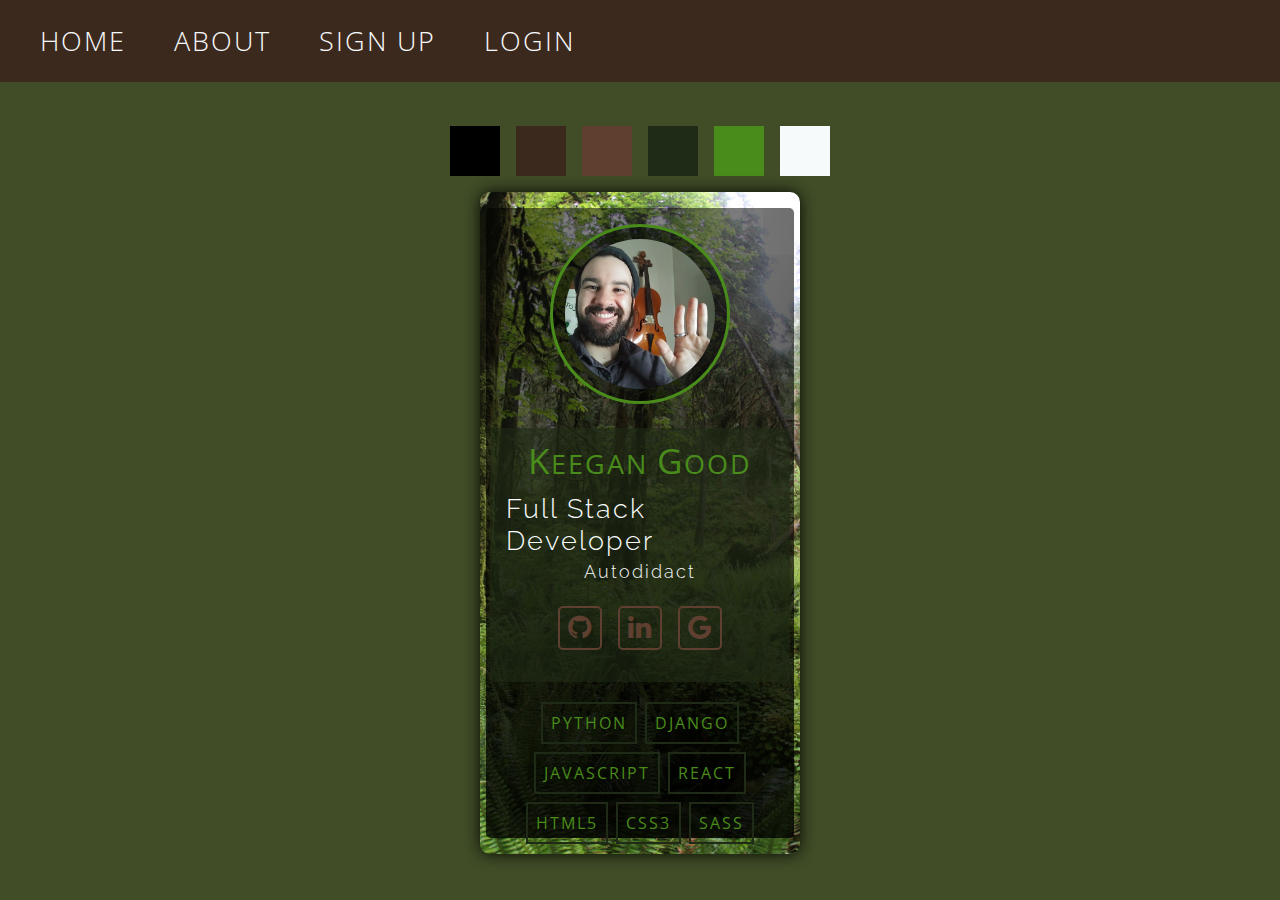
<file: example_1/index.html>
<!DOCTYPE html>
<html lang="en">
  <head>
    <meta charset="UTF-8" />
    <meta http-equiv="X-UA-Compatible" content="IE=edge" />
    <meta name="viewport" content="width=device-width, initial-scale=1.0" />
    <title>Styled with Sass</title>
    <link rel="stylesheet" href="index.css" />

    <!-- Font Awesome for Social Media Icons -->
    <link rel="stylesheet" href="https://cdnjs.cloudflare.com/ajax/libs/font-awesome/4.7.0/css/font-awesome.min.css">

  </head>
  <body>
    <nav id="navbar">
      <ul id="nav-links">
        <li class="nav-link">Home</li>
        <li class="nav-link">About</li>
        <li class="nav-link">Sign Up</li>
        <li class="nav-link">Login</li>
      </ul>
    </nav>

    <div class="container">
      <div class="swatches">
        <div class="box-1"></div>
        <div class="box-2"></div>
        <div class="box-3"></div>
        <div class="box-4"></div>
        <div class="box-5"></div>
        <div class="box-6"></div>
      </div>

      <div class="profile-card">
        <div class="panel">
          <img src="./images/headshot.jpg" alt="keegan" class="circle" />

          <div class="bio">
            <h3 class="name">
              <span class="first-letter">K</span>EEGAN
              <span class="first-letter">G</span>OOD
            </h3>
            <h4 class="main-title">Full Stack Developer</h4>
            <h6 class="sub-title">Autodidact</h6>
            <div class="social-icons">
              <div class="social-icon">
                <span class="fa fa-github"></span>
            </div>
              <div class="social-icon">
                  <span class="fa fa-linkedin"></span>
              </div>
              <div class="social-icon">
                  <span class="fa fa-google"></span>
              </div>
            </div>
          </div>

          <div class="skills">
              <div class="skill-badge">PYTHON</div>
              <div class="skill-badge">DJANGO</div>
              <div class="skill-badge">JAVASCRIPT</div>
              <div class="skill-badge">REACT</div>
              <div class="skill-badge">HTML5</div>
              <div class="skill-badge">CSS3</div>
              <div class="skill-badge">SASS</div>
          </div>
        </div>
      </div>
    </div>

    <!-- <div class="container">
      <div id="cards-display">
        <div class="card">
          <div class="card--header">Card</div>
          <div class="card--body">
            <div class="card--body-title">Lorem ipsum dolor sit amet</div>
            Lorem ipsum dolor sit amet consectetur adipisicing elit. Aperiam
            dolorem ab quidem nam inventore! Vitae dolor minus illum aperiam.
          </div>
        </div>
        <div class="card">
          <div class="card--header">Card</div>
          <div class="card--body">
            <div class="card--body-title">Lorem ipsum dolor sit amet</div>
            Lorem ipsum dolor sit amet consectetur adipisicing elit. Nihil eos
            natus incidunt dicta magnam atque beatae accusamus distinctio.
          </div>
        </div>
        <div class="card">
          <div class="card--header">Card</div>
          <div class="card--body">
            <div class="card--body-title">Lorem ipsum dolor sit amet</div>
            Lorem ipsum dolor sit amet, consectetur adipisicing elit.
            Accusantium pariatur ea aut maxime atque reiciendis fuga assumenda!
          </div>
        </div>
        <div class="card">
          <div class="card--header">Card</div>
          <div class="card--body">
            <div class="card--body-title">Lorem ipsum dolor sit amet</div>
            Lorem ipsum dolor sit amet consectetur adipisicing elit. Dolor
            molestias vitae nisi eos ab ad nemo omnis voluptates exercitationem.
          </div>
        </div>
        <div class="card">
          <div class="card--header">Card</div>
          <div class="card--body">
            <div class="card--body-title">Lorem ipsum dolor sit amet</div>
            Lorem, ipsum dolor sit amet consectetur adipisicing elit. Autem
            deserunt reprehenderit explicabo ratione distinctio.
          </div>
        </div>
        <div class="card">
          <div class="card--header">Card</div>
          <div class="card--body">
            <div class="card--body-title">Lorem ipsum dolor sit amet</div>
            Lorem ipsum, dolor sit amet consectetur adipisicing elit. Sapiente
            fugit deleniti porro fuga earum omnis, ad deserunt asperiores?
          </div>
        </div>
      </div>
    </div> -->
  </body>
</html>

<!-- (div.card>div.card--header+div.card--body{lorem20})*6 -->
</file>
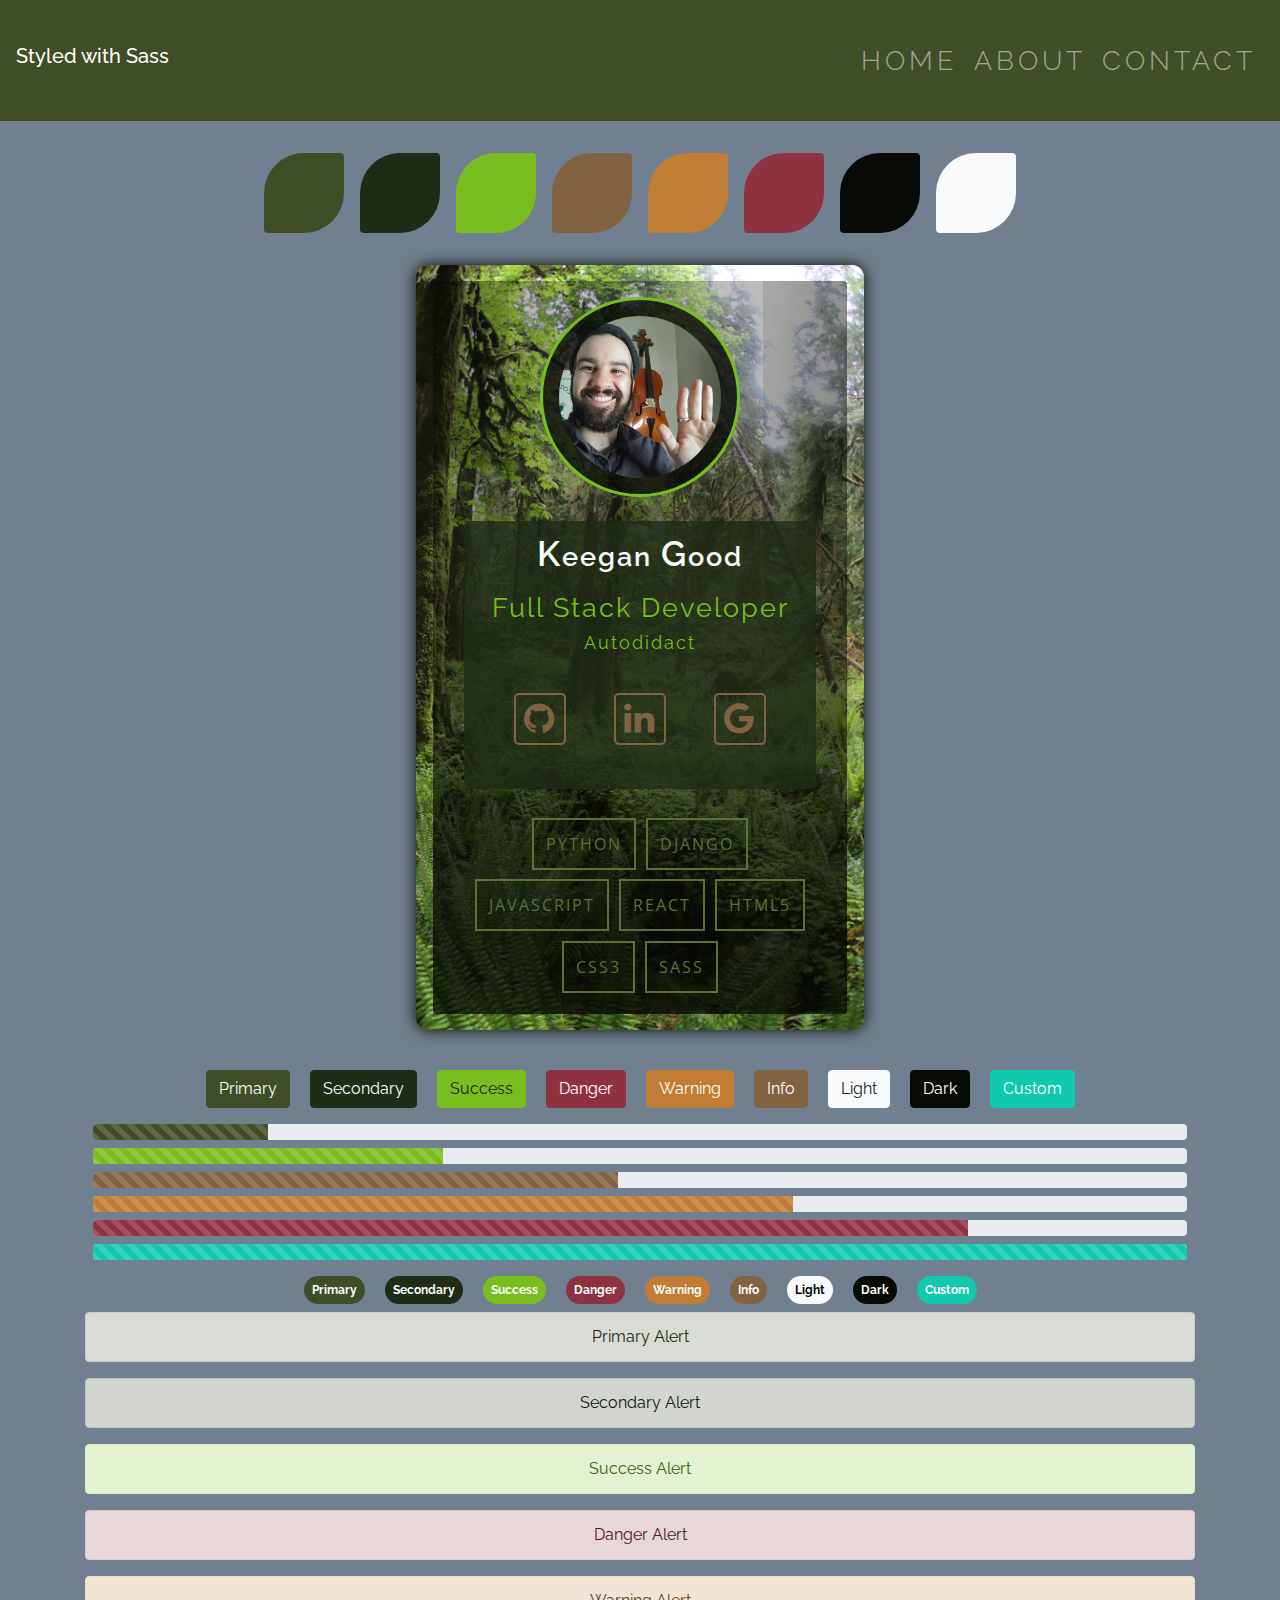
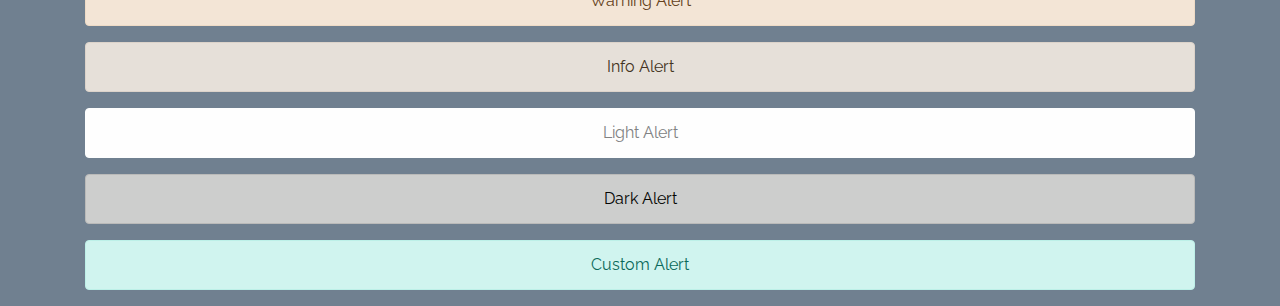
<file: sass_example/index.html>
<!DOCTYPE html>
<html lang="en">
  <head>
    <meta charset="UTF-8" />
    <meta http-equiv="X-UA-Compatible" content="IE=edge" />
    <meta name="viewport" content="width=device-width, initial-scale=1.0" />
    <title>Styled with Sass</title>

    <!-- link CSS -->
    <link rel="stylesheet" href="index.css" />

    <!-- Font Awesome for Social Media Icons -->
    <link
      rel="stylesheet"
      href="https://cdnjs.cloudflare.com/ajax/libs/font-awesome/4.7.0/css/font-awesome.min.css"
    />
  </head>
  <body>
    <!-- NAVBAR -->

    <nav class="navbar navbar-expand navbar-dark bg-primary">
      <div class="container-fluid">
        <h1 class="navbar-brand">Styled with Sass</h1>
        <ul class="navbar-nav">
          <li class="nav-item">
            <a class="nav-link" href="#">Home</a>
          </li>
          <li class="nav-item">
            <a class="nav-link" href="#">About</a>
          </li>
          <li class="nav-item">
            <a class="nav-link" href="#">Contact</a>
          </li>
        </ul>
      </div>
    </nav>
    
    <!-- END NAVBAR -->

    <!-- BASIC DIV EXAMPLE -->
<!--     
    <div class="outer">
        <div class="inner"></div>
    </div>
    -->


    <div class="swatches">
      <div class="swatch swatch-1"></div>
      <div class="swatch swatch-2"></div>
      <div class="swatch swatch-3"></div>
      <div class="swatch swatch-4"></div>
      <div class="swatch swatch-5"></div>
      <div class="swatch swatch-6"></div>
      <div class="swatch swatch-7"></div>
      <div class="swatch swatch-8"></div>
    </div>
 

    <!-- SWATCHES AND PROFILE CARD -->
    
      <div class="profile-card">
        <div class="panel">
          <img src="images/headshot.jpg" class="circle" />

          <div class="bio">
            <h3 class="name">
              <span class="first-letter">K</span>eegan
              <span class="first-letter">G</span>ood
            </h3>

            <h4 class="title title-main">Full Stack Developer</h4>
            <h6 class="title title-sub">Autodidact</h6>

            <div class="social-icons">
              <div class="social-icon">
                <span class="fa fa-github"></span>
              </div>
              <div class="social-icon">
                <span class="fa fa-linkedin"></span>
              </div>
              <div class="social-icon">
                <span class="fa fa-google"></span>
              </div>
            </div>
          </div>

          <div class="skills">
            <div class="skill-badge text-center">PYTHON</div>
            <div class="skill-badge text-center">DJANGO</div>
            <div class="skill-badge text-center">JAVASCRIPT</div>
            <div class="skill-badge text-center">REACT</div>
            <div class="skill-badge text-center">HTML5</div>
            <div class="skill-badge text-center">CSS3</div>
            <div class="skill-badge text-center">SASS</div>
          </div>
        </div>
      </div>

    
    <!-- END SWATCHES AND PROFILE CARD -->

    <!-- BOOTSTRAP COMPONENTS -->
    
    <div class="container text-center">
      <button type="button" class="btn btn-primary m-2">Primary</button>
      <button type="button" class="btn btn-secondary m-2">Secondary</button>
      <button type="button" class="btn btn-success m-2">Success</button>
      <button type="button" class="btn btn-danger m-2">Danger</button>
      <button type="button" class="btn btn-warning m-2">Warning</button>
      <button type="button" class="btn btn-info m-2">Info</button>
      <button type="button" class="btn btn-light m-2">Light</button>
      <button type="button" class="btn btn-dark m-2">Dark</button>
      <button type="button" class="btn btn-custom m-2">Custom</button>

      <div class="progress m-2">
        <div
          class="progress-bar progress-bar-striped"
          style="width: 16%"
        ></div>
      </div>
      <div class="progress m-2">
        <div
          class="progress-bar progress-bar-striped bg-success"
          style="width: 32%"
        ></div>
      </div>
      <div class="progress m-2">
        <div
          class="progress-bar progress-bar-striped bg-info"
          style="width: 48%"
        ></div>
      </div>
      <div class="progress m-2">
        <div
          class="progress-bar progress-bar-striped bg-warning"
          style="width: 64%"
        ></div>
      </div>
      <div class="progress m-2">
        <div
          class="progress-bar progress-bar-striped bg-danger"
          style="width: 80%"
        ></div>
      </div>
      <div class="progress m-2">
        <div
          class="progress-bar progress-bar-striped bg-custom"
          style="width: 100%"
        ></div>
      </div>

      <span class="badge rounded-pill bg-primary m-2 p-2 text-light">Primary</span>
      <span class="badge rounded-pill bg-secondary m-2 p-2 text-light"
        >Secondary</span
      >
      <span class="badge rounded-pill bg-success m-2 p-2 text-light">Success</span>
      <span class="badge rounded-pill bg-danger m-2 p-2 text-light">Danger</span>
      <span class="badge rounded-pill bg-warning text-light m-2 p-2">Warning</span>
      <span class="badge rounded-pill bg-info text-light m-2 p-2">Info</span>
      <span class="badge rounded-pill bg-light text-dark m-2 p-2">Light</span>
      <span class="badge rounded-pill bg-dark m-2 p-2 text-light">Dark</span>
      <span class="badge rounded-pill bg-custom m-2 p-2 text-light">Custom</span>

      <div class="alert alert-primary">
        Primary Alert
      </div>
      <div class="alert alert-secondary">
        Secondary Alert
      </div>
      <div class="alert alert-success">
        Success Alert
      </div>
      <div class="alert alert-danger">
        Danger Alert
      </div>
      <div class="alert alert-warning">
        Warning Alert
      </div>
      <div class="alert alert-info">
          Info Alert
      </div>
      <div class="alert alert-light">
        Light Alert
      </div>
      <div class="alert alert-dark">
        Dark Alert
      </div>
      <div class="alert alert-custom">
        Custom Alert
      </div>
    </div>
 
    <!-- END BOOTSTRAP COMPONENTS -->
  </body>
</html>
</file>
<file: example_1/index.css>
@import url("https://fonts.googleapis.com/css2?family=Open+Sans:wght@300;400;600&family=Raleway:wght@300;400;600&display=swap");
@import url("https://fonts.googleapis.com/css2?family=Open+Sans:wght@300;400;600&family=Raleway:wght@300;400;600&display=swap");
@import url("https://fonts.googleapis.com/css2?family=Open+Sans:wght@300;400;600&family=Raleway:wght@300;400;600&display=swap");
@import url("https://fonts.googleapis.com/css2?family=Open+Sans:wght@300;400;600&family=Raleway:wght@300;400;600&display=swap");
@import url("https://fonts.googleapis.com/css2?family=Open+Sans:wght@300;400;600&family=Raleway:wght@300;400;600&display=swap");
.box-1 {
  height: 50px;
  width: 50px;
  background-color: black;
  margin: 0 0.5rem;
}

.box-2 {
  height: 50px;
  width: 50px;
  background-color: #3c291e;
  margin: 0 0.5rem;
}

.box-3 {
  height: 50px;
  width: 50px;
  background-color: #5e3f30;
  margin: 0 0.5rem;
}

.box-4 {
  height: 50px;
  width: 50px;
  background-color: #1f2b16;
  margin: 0 0.5rem;
}

.box-5 {
  height: 50px;
  width: 50px;
  background-color: #498c1b;
  margin: 0 0.5rem;
}

.box-6 {
  height: 50px;
  width: 50px;
  background-color: #f7fafb;
  margin: 0 0.5rem;
}

.box-1 {
  height: 50px;
  width: 50px;
  background-color: black;
  margin: 0 0.5rem;
}

.box-2 {
  height: 50px;
  width: 50px;
  background-color: #3c291e;
  margin: 0 0.5rem;
}

.box-3 {
  height: 50px;
  width: 50px;
  background-color: #5e3f30;
  margin: 0 0.5rem;
}

.box-4 {
  height: 50px;
  width: 50px;
  background-color: #1f2b16;
  margin: 0 0.5rem;
}

.box-5 {
  height: 50px;
  width: 50px;
  background-color: #498c1b;
  margin: 0 0.5rem;
}

.box-6 {
  height: 50px;
  width: 50px;
  background-color: #f7fafb;
  margin: 0 0.5rem;
}

.box-1 {
  height: 50px;
  width: 50px;
  background-color: black;
  margin: 0 0.5rem;
}

.box-2 {
  height: 50px;
  width: 50px;
  background-color: #3c291e;
  margin: 0 0.5rem;
}

.box-3 {
  height: 50px;
  width: 50px;
  background-color: #5e3f30;
  margin: 0 0.5rem;
}

.box-4 {
  height: 50px;
  width: 50px;
  background-color: #1f2b16;
  margin: 0 0.5rem;
}

.box-5 {
  height: 50px;
  width: 50px;
  background-color: #498c1b;
  margin: 0 0.5rem;
}

.box-6 {
  height: 50px;
  width: 50px;
  background-color: #f7fafb;
  margin: 0 0.5rem;
}

#navbar {
  height: 50px;
  width: auto;
  background-color: #3c291e;
  display: flex;
  align-items: center;
  padding: 1rem;
}
#navbar #nav-links {
  display: flex;
  list-style: none;
}
#navbar #nav-links .nav-link {
  border-bottom: 2px solid #3c291e;
  color: #f7fafb;
  font-family: "Open Sans", sans-serif;
  font-size: 1.7rem;
  text-transform: uppercase;
  letter-spacing: 2px;
  font-weight: 300;
  margin: 0.5rem 1rem;
  padding: 0.5rem;
  transition: all 0.2s ease-in-out;
}
#navbar #nav-links .nav-link:hover {
  border-bottom: 2px solid #498c1b;
  cursor: pointer;
  color: #498c1b;
}

.box-1 {
  height: 50px;
  width: 50px;
  background-color: black;
  margin: 0 0.5rem;
}

.box-2 {
  height: 50px;
  width: 50px;
  background-color: #3c291e;
  margin: 0 0.5rem;
}

.box-3 {
  height: 50px;
  width: 50px;
  background-color: #5e3f30;
  margin: 0 0.5rem;
}

.box-4 {
  height: 50px;
  width: 50px;
  background-color: #1f2b16;
  margin: 0 0.5rem;
}

.box-5 {
  height: 50px;
  width: 50px;
  background-color: #498c1b;
  margin: 0 0.5rem;
}

.box-6 {
  height: 50px;
  width: 50px;
  background-color: #f7fafb;
  margin: 0 0.5rem;
}

.box-1 {
  height: 50px;
  width: 50px;
  background-color: black;
  margin: 0 0.5rem;
}

.box-2 {
  height: 50px;
  width: 50px;
  background-color: #3c291e;
  margin: 0 0.5rem;
}

.box-3 {
  height: 50px;
  width: 50px;
  background-color: #5e3f30;
  margin: 0 0.5rem;
}

.box-4 {
  height: 50px;
  width: 50px;
  background-color: #1f2b16;
  margin: 0 0.5rem;
}

.box-5 {
  height: 50px;
  width: 50px;
  background-color: #498c1b;
  margin: 0 0.5rem;
}

.box-6 {
  height: 50px;
  width: 50px;
  background-color: #f7fafb;
  margin: 0 0.5rem;
}

.profile-card {
  height: 70vh;
  width: 25vw;
  border-radius: 10px;
  background-image: url("./images/forest.jpg");
  background-repeat: no-repeat;
  background-position: 60% 75%;
  background-size: cover;
  box-shadow: 0 0 15px #070905;
  display: flex;
  flex-direction: column;
  align-items: center;
  justify-content: center;
  padding: 1rem 0;
}
.profile-card .panel {
  height: 100%;
  width: 96%;
  border-radius: 5px;
  background-color: rgba(0, 0, 0, 0.4);
  box-shadow: 0px -200px 700px inset black;
  display: flex;
  flex-direction: column;
  align-items: center;
  letter-spacing: 2px;
}
.profile-card .circle {
  height: 150px;
  width: auto;
  border-radius: 50%;
  background-color: rgba(0, 0, 0, 0.5);
  border: 3px solid #498c1b;
  margin: 1rem;
  padding: 0.75rem;
}
.profile-card .bio {
  border-radius: 5px;
  background-color: rgba(31, 43, 22, 0.6);
  margin: 0.5rem 0.25rem 1rem;
  padding: 0.5rem 1rem 0.5rem;
  display: flex;
  flex-direction: column;
  align-items: center;
  font-family: "Open Sans", sans-serif;
}
.profile-card .bio .name {
  color: #498c1b;
  font-family: "Open Sans", sans-serif;
  font-size: 1.7rem;
  font-weight: 400;
  margin-bottom: 0.5rem;
}
.profile-card .bio .name .first-letter {
  font-size: 2.2rem;
}
.profile-card .bio .main-title {
  color: #f7fafb;
  font-family: "Raleway", sans-serif;
  font-size: 1.7rem;
  font-weight: 300;
  margin-bottom: 0.3rem;
}
.profile-card .bio .sub-title {
  color: #f7fafb;
  font-family: "Raleway", sans-serif;
  font-size: 1.1rem;
  font-weight: 300;
}
.profile-card .bio .social-icons {
  display: flex;
  padding: 1rem;
  color: #5e3f30;
}
.profile-card .bio .social-icons .social-icon {
  height: 32px;
  width: 32px;
  border-radius: 5px;
  border: 2px solid #5e3f30;
  margin: 0.5rem;
  padding: 0.25rem;
  display: flex;
  align-items: center;
  justify-content: center;
  font-size: 1.7rem;
  transition: all 0.2s ease-in-out;
}
.profile-card .bio .social-icons .social-icon:hover {
  color: #498c1b;
  cursor: pointer;
  border: 2px solid #498c1b;
}
.profile-card .skills {
  color: #498c1b;
  display: flex;
  flex-wrap: wrap;
  justify-content: center;
  font-family: "Open Sans", sans-serif;
  font-size: get-font-size("sm");
}
.profile-card .skills .skill-badge {
  border: 2px solid #1f2b16;
  margin: 0.25rem;
  padding: 0.5rem;
}

* {
  margin: 0;
  padding: 0;
}

html {
  font-size: 16px;
}

body {
  background-color: #404d27;
}

.swatches {
  display: flex;
  padding: 1rem;
}

.container {
  height: calc(100vh - 100px);
  width: 100%;
  display: flex;
  flex-direction: column;
  align-items: center;
  justify-content: center;
}

/*# sourceMappingURL=index.css.map */
</file>
<file: sass_example/index.css>
@charset "UTF-8";
@import url("https://fonts.googleapis.com/css2?family=Open+Sans:wght@300;400;600&family=Raleway:wght@300;400;600&display=swap");
.outer .inner:hover, .profile-card .bio .social-icons .social-icon:hover {
  cursor: pointer;
}

.nav-link {
  letter-spacing: 0.25rem;
  text-transform: uppercase;
  font-size: 27.2px;
  font-weight: 300;
}

.profile-card .bio .title {
  margin-bottom: 0.5rem;
  color: #78be1e;
  font-weight: 400;
}

.profile-card {
  height: auto;
  width: 35%;
  border-radius: 0.75rem;
  display: flex;
  flex-direction: column;
  align-items: center;
  justify-content: flex-start;
  background-image: url("./images/forest.jpg");
  background-repeat: no-repeat;
  background-position: 65% 55%;
  background-size: cover;
  padding: 1rem 0.5rem;
  margin: 0 auto 2rem;
  box-shadow: 0 0 15px #080a05;
}
.profile-card .panel {
  height: 100%;
  width: 96%;
  border-radius: 0.25rem;
  display: flex;
  flex-direction: column;
  align-items: center;
  justify-content: flex-start;
  background-color: rgba(7, 10, 5, 0.2);
  box-shadow: 0px -200px 700px inset #070a05;
  letter-spacing: 2px;
}
.profile-card .circle {
  height: 200px;
  width: 200px;
  border-radius: 50%;
  background-color: rgba(7, 10, 5, 0.8);
  border: 3px solid #78be1e;
  margin: 1rem;
  padding: 1rem;
}
.profile-card .bio {
  height: auto;
  width: 85%;
  border-radius: 5px;
  display: flex;
  flex-direction: column;
  align-items: center;
  justify-content: flex-start;
  background-color: rgba(31, 44, 22, 0.8);
  margin: 0.5rem 0rem;
  padding: 0.75rem 1rem;
}
.profile-card .bio .name {
  margin-bottom: 1rem;
  color: #f8fafc;
  font-size: 27.2px;
  font-weight: 600;
}
.profile-card .bio .name .first-letter {
  font-size: 35.2px;
}
.profile-card .bio .title-main {
  font-size: 27.2px;
}
.profile-card .bio .title-sub {
  font-size: 17.6px;
}
.profile-card .bio .social-icons {
  display: flex;
  flex-direction: row;
  align-items: flex-start;
  justify-content: flex-start;
  padding: 2rem;
  color: #816241;
}
.profile-card .bio .social-icons .social-icon {
  height: 40px;
  width: 40px;
  border-radius: 5px;
  display: flex;
  flex-direction: column;
  align-items: center;
  justify-content: center;
  border: 2px solid #816241;
  margin: 0rem 1.5rem;
  padding: 1.5rem;
  font-size: 35.2px;
  transition: all 0.2s ease-in-out;
}
.profile-card .bio .social-icons .social-icon:hover {
  border: 2px solid #78be1e;
  color: #78be1e;
}
.profile-card .skills {
  height: auto;
  width: 85%;
  display: flex;
  flex-direction: row;
  align-items: flex-start;
  justify-content: center;
  flex-wrap: wrap;
  margin: 1rem;
}
.profile-card .skills .skill-badge {
  border: 2px solid #5c7038;
  color: #5c7038;
  margin: 0.3rem;
  padding: 0.75rem;
  font-family: "Open Sans", sans-serif;
}

/*!
 * Bootstrap v4.6.0 (https://getbootstrap.com/)
 * Copyright 2011-2021 The Bootstrap Authors
 * Copyright 2011-2021 Twitter, Inc.
 * Licensed under MIT (https://github.com/twbs/bootstrap/blob/main/LICENSE)
 */
:root {
  --blue: #007bff;
  --indigo: #6610f2;
  --purple: #6f42c1;
  --pink: #e83e8c;
  --red: #dc3545;
  --orange: #fd7e14;
  --yellow: #ffc107;
  --green: #28a745;
  --teal: #20c997;
  --cyan: #17a2b8;
  --white: #fff;
  --gray: #6c757d;
  --gray-dark: #343a40;
  --primary: #404e27;
  --secondary: #1f2c16;
  --success: #78be1e;
  --info: #816241;
  --warning: #c17d33;
  --danger: #8f3240;
  --light: #f8fafc;
  --dark: #070a05;
  --custom: #13c9ad;
  --breakpoint-xs: 0;
  --breakpoint-sm: 576px;
  --breakpoint-md: 768px;
  --breakpoint-lg: 992px;
  --breakpoint-xl: 1200px;
  --font-family-sans-serif: "Raleway", sans-serif;
  --font-family-monospace: SFMono-Regular, Menlo, Monaco, Consolas, "Liberation Mono", "Courier New", monospace;
}

*,
*::before,
*::after {
  box-sizing: border-box;
}

html {
  font-family: sans-serif;
  line-height: 1.15;
  -webkit-text-size-adjust: 100%;
  -webkit-tap-highlight-color: rgba(0, 0, 0, 0);
}

article, aside, figcaption, figure, footer, header, hgroup, main, nav, section {
  display: block;
}

body {
  margin: 0;
  font-family: "Raleway", sans-serif;
  font-size: 1rem;
  font-weight: 400;
  line-height: 1.5;
  color: #212529;
  text-align: left;
  background-color: #fff;
}

[tabindex="-1"]:focus:not(:focus-visible) {
  outline: 0 !important;
}

hr {
  box-sizing: content-box;
  height: 0;
  overflow: visible;
}

h1, h2, h3, h4, h5, h6 {
  margin-top: 0;
  margin-bottom: 0.5rem;
}

p {
  margin-top: 0;
  margin-bottom: 1rem;
}

abbr[title],
abbr[data-original-title] {
  text-decoration: underline;
  text-decoration: underline dotted;
  cursor: help;
  border-bottom: 0;
  text-decoration-skip-ink: none;
}

address {
  margin-bottom: 1rem;
  font-style: normal;
  line-height: inherit;
}

ol,
ul,
dl {
  margin-top: 0;
  margin-bottom: 1rem;
}

ol ol,
ul ul,
ol ul,
ul ol {
  margin-bottom: 0;
}

dt {
  font-weight: 700;
}

dd {
  margin-bottom: 0.5rem;
  margin-left: 0;
}

blockquote {
  margin: 0 0 1rem;
}

b,
strong {
  font-weight: bolder;
}

small {
  font-size: 80%;
}

sub,
sup {
  position: relative;
  font-size: 75%;
  line-height: 0;
  vertical-align: baseline;
}

sub {
  bottom: -0.25em;
}

sup {
  top: -0.5em;
}

a {
  color: #404e27;
  text-decoration: none;
  background-color: transparent;
}
a:hover {
  color: #161b0e;
  text-decoration: underline;
}

a:not([href]):not([class]) {
  color: inherit;
  text-decoration: none;
}
a:not([href]):not([class]):hover {
  color: inherit;
  text-decoration: none;
}

pre,
code,
kbd,
samp {
  font-family: SFMono-Regular, Menlo, Monaco, Consolas, "Liberation Mono", "Courier New", monospace;
  font-size: 1em;
}

pre {
  margin-top: 0;
  margin-bottom: 1rem;
  overflow: auto;
  -ms-overflow-style: scrollbar;
}

figure {
  margin: 0 0 1rem;
}

img {
  vertical-align: middle;
  border-style: none;
}

svg {
  overflow: hidden;
  vertical-align: middle;
}

table {
  border-collapse: collapse;
}

caption {
  padding-top: 0.75rem;
  padding-bottom: 0.75rem;
  color: #6c757d;
  text-align: left;
  caption-side: bottom;
}

th {
  text-align: inherit;
  text-align: -webkit-match-parent;
}

label {
  display: inline-block;
  margin-bottom: 0.5rem;
}

button {
  border-radius: 0;
}

button:focus:not(:focus-visible) {
  outline: 0;
}

input,
button,
select,
optgroup,
textarea {
  margin: 0;
  font-family: inherit;
  font-size: inherit;
  line-height: inherit;
}

button,
input {
  overflow: visible;
}

button,
select {
  text-transform: none;
}

[role=button] {
  cursor: pointer;
}

select {
  word-wrap: normal;
}

button,
[type=button],
[type=reset],
[type=submit] {
  -webkit-appearance: button;
}

button:not(:disabled),
[type=button]:not(:disabled),
[type=reset]:not(:disabled),
[type=submit]:not(:disabled) {
  cursor: pointer;
}

button::-moz-focus-inner,
[type=button]::-moz-focus-inner,
[type=reset]::-moz-focus-inner,
[type=submit]::-moz-focus-inner {
  padding: 0;
  border-style: none;
}

input[type=radio],
input[type=checkbox] {
  box-sizing: border-box;
  padding: 0;
}

textarea {
  overflow: auto;
  resize: vertical;
}

fieldset {
  min-width: 0;
  padding: 0;
  margin: 0;
  border: 0;
}

legend {
  display: block;
  width: 100%;
  max-width: 100%;
  padding: 0;
  margin-bottom: 0.5rem;
  font-size: 1.5rem;
  line-height: inherit;
  color: inherit;
  white-space: normal;
}

progress {
  vertical-align: baseline;
}

[type=number]::-webkit-inner-spin-button,
[type=number]::-webkit-outer-spin-button {
  height: auto;
}

[type=search] {
  outline-offset: -2px;
  -webkit-appearance: none;
}

[type=search]::-webkit-search-decoration {
  -webkit-appearance: none;
}

::-webkit-file-upload-button {
  font: inherit;
  -webkit-appearance: button;
}

output {
  display: inline-block;
}

summary {
  display: list-item;
  cursor: pointer;
}

template {
  display: none;
}

[hidden] {
  display: none !important;
}

h1, h2, h3, h4, h5, h6,
.h1, .h2, .h3, .h4, .h5, .h6 {
  margin-bottom: 0.5rem;
  font-weight: 500;
  line-height: 1.2;
}

h1, .h1 {
  font-size: 2.5rem;
}

h2, .h2 {
  font-size: 2rem;
}

h3, .h3 {
  font-size: 1.75rem;
}

h4, .h4 {
  font-size: 1.5rem;
}

h5, .h5 {
  font-size: 1.25rem;
}

h6, .h6 {
  font-size: 1rem;
}

.lead {
  font-size: 1.25rem;
  font-weight: 300;
}

.display-1 {
  font-size: 6rem;
  font-weight: 300;
  line-height: 1.2;
}

.display-2 {
  font-size: 5.5rem;
  font-weight: 300;
  line-height: 1.2;
}

.display-3 {
  font-size: 4.5rem;
  font-weight: 300;
  line-height: 1.2;
}

.display-4 {
  font-size: 3.5rem;
  font-weight: 300;
  line-height: 1.2;
}

hr {
  margin-top: 1rem;
  margin-bottom: 1rem;
  border: 0;
  border-top: 1px solid rgba(0, 0, 0, 0.1);
}

small,
.small {
  font-size: 80%;
  font-weight: 400;
}

mark,
.mark {
  padding: 0.2em;
  background-color: #fcf8e3;
}

.list-unstyled {
  padding-left: 0;
  list-style: none;
}

.list-inline {
  padding-left: 0;
  list-style: none;
}

.list-inline-item {
  display: inline-block;
}
.list-inline-item:not(:last-child) {
  margin-right: 0.5rem;
}

.initialism {
  font-size: 90%;
  text-transform: uppercase;
}

.blockquote {
  margin-bottom: 1rem;
  font-size: 1.25rem;
}

.blockquote-footer {
  display: block;
  font-size: 80%;
  color: #6c757d;
}
.blockquote-footer::before {
  content: "— ";
}

.img-fluid {
  max-width: 100%;
  height: auto;
}

.img-thumbnail {
  padding: 0.25rem;
  background-color: #fff;
  border: 1px solid #dee2e6;
  border-radius: 0.25rem;
  max-width: 100%;
  height: auto;
}

.figure {
  display: inline-block;
}

.figure-img {
  margin-bottom: 0.5rem;
  line-height: 1;
}

.figure-caption {
  font-size: 90%;
  color: #6c757d;
}

code {
  font-size: 87.5%;
  color: #e83e8c;
  word-wrap: break-word;
}
a > code {
  color: inherit;
}

kbd {
  padding: 0.2rem 0.4rem;
  font-size: 87.5%;
  color: #fff;
  background-color: #212529;
  border-radius: 0.2rem;
}
kbd kbd {
  padding: 0;
  font-size: 100%;
  font-weight: 700;
}

pre {
  display: block;
  font-size: 87.5%;
  color: #212529;
}
pre code {
  font-size: inherit;
  color: inherit;
  word-break: normal;
}

.pre-scrollable {
  max-height: 340px;
  overflow-y: scroll;
}

.container,
.container-fluid,
.container-xl,
.container-lg,
.container-md,
.container-sm {
  width: 100%;
  padding-right: 15px;
  padding-left: 15px;
  margin-right: auto;
  margin-left: auto;
}

@media (min-width: 576px) {
  .container-sm, .container {
    max-width: 540px;
  }
}
@media (min-width: 768px) {
  .container-md, .container-sm, .container {
    max-width: 720px;
  }
}
@media (min-width: 992px) {
  .container-lg, .container-md, .container-sm, .container {
    max-width: 960px;
  }
}
@media (min-width: 1200px) {
  .container-xl, .container-lg, .container-md, .container-sm, .container {
    max-width: 1140px;
  }
}
.row {
  display: flex;
  flex-wrap: wrap;
  margin-right: -15px;
  margin-left: -15px;
}

.no-gutters {
  margin-right: 0;
  margin-left: 0;
}
.no-gutters > .col,
.no-gutters > [class*=col-] {
  padding-right: 0;
  padding-left: 0;
}

.col-xl,
.col-xl-auto, .col-xl-12, .col-xl-11, .col-xl-10, .col-xl-9, .col-xl-8, .col-xl-7, .col-xl-6, .col-xl-5, .col-xl-4, .col-xl-3, .col-xl-2, .col-xl-1, .col-lg,
.col-lg-auto, .col-lg-12, .col-lg-11, .col-lg-10, .col-lg-9, .col-lg-8, .col-lg-7, .col-lg-6, .col-lg-5, .col-lg-4, .col-lg-3, .col-lg-2, .col-lg-1, .col-md,
.col-md-auto, .col-md-12, .col-md-11, .col-md-10, .col-md-9, .col-md-8, .col-md-7, .col-md-6, .col-md-5, .col-md-4, .col-md-3, .col-md-2, .col-md-1, .col-sm,
.col-sm-auto, .col-sm-12, .col-sm-11, .col-sm-10, .col-sm-9, .col-sm-8, .col-sm-7, .col-sm-6, .col-sm-5, .col-sm-4, .col-sm-3, .col-sm-2, .col-sm-1, .col,
.col-auto, .col-12, .col-11, .col-10, .col-9, .col-8, .col-7, .col-6, .col-5, .col-4, .col-3, .col-2, .col-1 {
  position: relative;
  width: 100%;
  padding-right: 15px;
  padding-left: 15px;
}

.col {
  flex-basis: 0;
  flex-grow: 1;
  max-width: 100%;
}

.row-cols-1 > * {
  flex: 0 0 100%;
  max-width: 100%;
}

.row-cols-2 > * {
  flex: 0 0 50%;
  max-width: 50%;
}

.row-cols-3 > * {
  flex: 0 0 33.3333333333%;
  max-width: 33.3333333333%;
}

.row-cols-4 > * {
  flex: 0 0 25%;
  max-width: 25%;
}

.row-cols-5 > * {
  flex: 0 0 20%;
  max-width: 20%;
}

.row-cols-6 > * {
  flex: 0 0 16.6666666667%;
  max-width: 16.6666666667%;
}

.col-auto {
  flex: 0 0 auto;
  width: auto;
  max-width: 100%;
}

.col-1 {
  flex: 0 0 8.3333333333%;
  max-width: 8.3333333333%;
}

.col-2 {
  flex: 0 0 16.6666666667%;
  max-width: 16.6666666667%;
}

.col-3 {
  flex: 0 0 25%;
  max-width: 25%;
}

.col-4 {
  flex: 0 0 33.3333333333%;
  max-width: 33.3333333333%;
}

.col-5 {
  flex: 0 0 41.6666666667%;
  max-width: 41.6666666667%;
}

.col-6 {
  flex: 0 0 50%;
  max-width: 50%;
}

.col-7 {
  flex: 0 0 58.3333333333%;
  max-width: 58.3333333333%;
}

.col-8 {
  flex: 0 0 66.6666666667%;
  max-width: 66.6666666667%;
}

.col-9 {
  flex: 0 0 75%;
  max-width: 75%;
}

.col-10 {
  flex: 0 0 83.3333333333%;
  max-width: 83.3333333333%;
}

.col-11 {
  flex: 0 0 91.6666666667%;
  max-width: 91.6666666667%;
}

.col-12 {
  flex: 0 0 100%;
  max-width: 100%;
}

.order-first {
  order: -1;
}

.order-last {
  order: 13;
}

.order-0 {
  order: 0;
}

.order-1 {
  order: 1;
}

.order-2 {
  order: 2;
}

.order-3 {
  order: 3;
}

.order-4 {
  order: 4;
}

.order-5 {
  order: 5;
}

.order-6 {
  order: 6;
}

.order-7 {
  order: 7;
}

.order-8 {
  order: 8;
}

.order-9 {
  order: 9;
}

.order-10 {
  order: 10;
}

.order-11 {
  order: 11;
}

.order-12 {
  order: 12;
}

.offset-1 {
  margin-left: 8.3333333333%;
}

.offset-2 {
  margin-left: 16.6666666667%;
}

.offset-3 {
  margin-left: 25%;
}

.offset-4 {
  margin-left: 33.3333333333%;
}

.offset-5 {
  margin-left: 41.6666666667%;
}

.offset-6 {
  margin-left: 50%;
}

.offset-7 {
  margin-left: 58.3333333333%;
}

.offset-8 {
  margin-left: 66.6666666667%;
}

.offset-9 {
  margin-left: 75%;
}

.offset-10 {
  margin-left: 83.3333333333%;
}

.offset-11 {
  margin-left: 91.6666666667%;
}

@media (min-width: 576px) {
  .col-sm {
    flex-basis: 0;
    flex-grow: 1;
    max-width: 100%;
  }

  .row-cols-sm-1 > * {
    flex: 0 0 100%;
    max-width: 100%;
  }

  .row-cols-sm-2 > * {
    flex: 0 0 50%;
    max-width: 50%;
  }

  .row-cols-sm-3 > * {
    flex: 0 0 33.3333333333%;
    max-width: 33.3333333333%;
  }

  .row-cols-sm-4 > * {
    flex: 0 0 25%;
    max-width: 25%;
  }

  .row-cols-sm-5 > * {
    flex: 0 0 20%;
    max-width: 20%;
  }

  .row-cols-sm-6 > * {
    flex: 0 0 16.6666666667%;
    max-width: 16.6666666667%;
  }

  .col-sm-auto {
    flex: 0 0 auto;
    width: auto;
    max-width: 100%;
  }

  .col-sm-1 {
    flex: 0 0 8.3333333333%;
    max-width: 8.3333333333%;
  }

  .col-sm-2 {
    flex: 0 0 16.6666666667%;
    max-width: 16.6666666667%;
  }

  .col-sm-3 {
    flex: 0 0 25%;
    max-width: 25%;
  }

  .col-sm-4 {
    flex: 0 0 33.3333333333%;
    max-width: 33.3333333333%;
  }

  .col-sm-5 {
    flex: 0 0 41.6666666667%;
    max-width: 41.6666666667%;
  }

  .col-sm-6 {
    flex: 0 0 50%;
    max-width: 50%;
  }

  .col-sm-7 {
    flex: 0 0 58.3333333333%;
    max-width: 58.3333333333%;
  }

  .col-sm-8 {
    flex: 0 0 66.6666666667%;
    max-width: 66.6666666667%;
  }

  .col-sm-9 {
    flex: 0 0 75%;
    max-width: 75%;
  }

  .col-sm-10 {
    flex: 0 0 83.3333333333%;
    max-width: 83.3333333333%;
  }

  .col-sm-11 {
    flex: 0 0 91.6666666667%;
    max-width: 91.6666666667%;
  }

  .col-sm-12 {
    flex: 0 0 100%;
    max-width: 100%;
  }

  .order-sm-first {
    order: -1;
  }

  .order-sm-last {
    order: 13;
  }

  .order-sm-0 {
    order: 0;
  }

  .order-sm-1 {
    order: 1;
  }

  .order-sm-2 {
    order: 2;
  }

  .order-sm-3 {
    order: 3;
  }

  .order-sm-4 {
    order: 4;
  }

  .order-sm-5 {
    order: 5;
  }

  .order-sm-6 {
    order: 6;
  }

  .order-sm-7 {
    order: 7;
  }

  .order-sm-8 {
    order: 8;
  }

  .order-sm-9 {
    order: 9;
  }

  .order-sm-10 {
    order: 10;
  }

  .order-sm-11 {
    order: 11;
  }

  .order-sm-12 {
    order: 12;
  }

  .offset-sm-0 {
    margin-left: 0;
  }

  .offset-sm-1 {
    margin-left: 8.3333333333%;
  }

  .offset-sm-2 {
    margin-left: 16.6666666667%;
  }

  .offset-sm-3 {
    margin-left: 25%;
  }

  .offset-sm-4 {
    margin-left: 33.3333333333%;
  }

  .offset-sm-5 {
    margin-left: 41.6666666667%;
  }

  .offset-sm-6 {
    margin-left: 50%;
  }

  .offset-sm-7 {
    margin-left: 58.3333333333%;
  }

  .offset-sm-8 {
    margin-left: 66.6666666667%;
  }

  .offset-sm-9 {
    margin-left: 75%;
  }

  .offset-sm-10 {
    margin-left: 83.3333333333%;
  }

  .offset-sm-11 {
    margin-left: 91.6666666667%;
  }
}
@media (min-width: 768px) {
  .col-md {
    flex-basis: 0;
    flex-grow: 1;
    max-width: 100%;
  }

  .row-cols-md-1 > * {
    flex: 0 0 100%;
    max-width: 100%;
  }

  .row-cols-md-2 > * {
    flex: 0 0 50%;
    max-width: 50%;
  }

  .row-cols-md-3 > * {
    flex: 0 0 33.3333333333%;
    max-width: 33.3333333333%;
  }

  .row-cols-md-4 > * {
    flex: 0 0 25%;
    max-width: 25%;
  }

  .row-cols-md-5 > * {
    flex: 0 0 20%;
    max-width: 20%;
  }

  .row-cols-md-6 > * {
    flex: 0 0 16.6666666667%;
    max-width: 16.6666666667%;
  }

  .col-md-auto {
    flex: 0 0 auto;
    width: auto;
    max-width: 100%;
  }

  .col-md-1 {
    flex: 0 0 8.3333333333%;
    max-width: 8.3333333333%;
  }

  .col-md-2 {
    flex: 0 0 16.6666666667%;
    max-width: 16.6666666667%;
  }

  .col-md-3 {
    flex: 0 0 25%;
    max-width: 25%;
  }

  .col-md-4 {
    flex: 0 0 33.3333333333%;
    max-width: 33.3333333333%;
  }

  .col-md-5 {
    flex: 0 0 41.6666666667%;
    max-width: 41.6666666667%;
  }

  .col-md-6 {
    flex: 0 0 50%;
    max-width: 50%;
  }

  .col-md-7 {
    flex: 0 0 58.3333333333%;
    max-width: 58.3333333333%;
  }

  .col-md-8 {
    flex: 0 0 66.6666666667%;
    max-width: 66.6666666667%;
  }

  .col-md-9 {
    flex: 0 0 75%;
    max-width: 75%;
  }

  .col-md-10 {
    flex: 0 0 83.3333333333%;
    max-width: 83.3333333333%;
  }

  .col-md-11 {
    flex: 0 0 91.6666666667%;
    max-width: 91.6666666667%;
  }

  .col-md-12 {
    flex: 0 0 100%;
    max-width: 100%;
  }

  .order-md-first {
    order: -1;
  }

  .order-md-last {
    order: 13;
  }

  .order-md-0 {
    order: 0;
  }

  .order-md-1 {
    order: 1;
  }

  .order-md-2 {
    order: 2;
  }

  .order-md-3 {
    order: 3;
  }

  .order-md-4 {
    order: 4;
  }

  .order-md-5 {
    order: 5;
  }

  .order-md-6 {
    order: 6;
  }

  .order-md-7 {
    order: 7;
  }

  .order-md-8 {
    order: 8;
  }

  .order-md-9 {
    order: 9;
  }

  .order-md-10 {
    order: 10;
  }

  .order-md-11 {
    order: 11;
  }

  .order-md-12 {
    order: 12;
  }

  .offset-md-0 {
    margin-left: 0;
  }

  .offset-md-1 {
    margin-left: 8.3333333333%;
  }

  .offset-md-2 {
    margin-left: 16.6666666667%;
  }

  .offset-md-3 {
    margin-left: 25%;
  }

  .offset-md-4 {
    margin-left: 33.3333333333%;
  }

  .offset-md-5 {
    margin-left: 41.6666666667%;
  }

  .offset-md-6 {
    margin-left: 50%;
  }

  .offset-md-7 {
    margin-left: 58.3333333333%;
  }

  .offset-md-8 {
    margin-left: 66.6666666667%;
  }

  .offset-md-9 {
    margin-left: 75%;
  }

  .offset-md-10 {
    margin-left: 83.3333333333%;
  }

  .offset-md-11 {
    margin-left: 91.6666666667%;
  }
}
@media (min-width: 992px) {
  .col-lg {
    flex-basis: 0;
    flex-grow: 1;
    max-width: 100%;
  }

  .row-cols-lg-1 > * {
    flex: 0 0 100%;
    max-width: 100%;
  }

  .row-cols-lg-2 > * {
    flex: 0 0 50%;
    max-width: 50%;
  }

  .row-cols-lg-3 > * {
    flex: 0 0 33.3333333333%;
    max-width: 33.3333333333%;
  }

  .row-cols-lg-4 > * {
    flex: 0 0 25%;
    max-width: 25%;
  }

  .row-cols-lg-5 > * {
    flex: 0 0 20%;
    max-width: 20%;
  }

  .row-cols-lg-6 > * {
    flex: 0 0 16.6666666667%;
    max-width: 16.6666666667%;
  }

  .col-lg-auto {
    flex: 0 0 auto;
    width: auto;
    max-width: 100%;
  }

  .col-lg-1 {
    flex: 0 0 8.3333333333%;
    max-width: 8.3333333333%;
  }

  .col-lg-2 {
    flex: 0 0 16.6666666667%;
    max-width: 16.6666666667%;
  }

  .col-lg-3 {
    flex: 0 0 25%;
    max-width: 25%;
  }

  .col-lg-4 {
    flex: 0 0 33.3333333333%;
    max-width: 33.3333333333%;
  }

  .col-lg-5 {
    flex: 0 0 41.6666666667%;
    max-width: 41.6666666667%;
  }

  .col-lg-6 {
    flex: 0 0 50%;
    max-width: 50%;
  }

  .col-lg-7 {
    flex: 0 0 58.3333333333%;
    max-width: 58.3333333333%;
  }

  .col-lg-8 {
    flex: 0 0 66.6666666667%;
    max-width: 66.6666666667%;
  }

  .col-lg-9 {
    flex: 0 0 75%;
    max-width: 75%;
  }

  .col-lg-10 {
    flex: 0 0 83.3333333333%;
    max-width: 83.3333333333%;
  }

  .col-lg-11 {
    flex: 0 0 91.6666666667%;
    max-width: 91.6666666667%;
  }

  .col-lg-12 {
    flex: 0 0 100%;
    max-width: 100%;
  }

  .order-lg-first {
    order: -1;
  }

  .order-lg-last {
    order: 13;
  }

  .order-lg-0 {
    order: 0;
  }

  .order-lg-1 {
    order: 1;
  }

  .order-lg-2 {
    order: 2;
  }

  .order-lg-3 {
    order: 3;
  }

  .order-lg-4 {
    order: 4;
  }

  .order-lg-5 {
    order: 5;
  }

  .order-lg-6 {
    order: 6;
  }

  .order-lg-7 {
    order: 7;
  }

  .order-lg-8 {
    order: 8;
  }

  .order-lg-9 {
    order: 9;
  }

  .order-lg-10 {
    order: 10;
  }

  .order-lg-11 {
    order: 11;
  }

  .order-lg-12 {
    order: 12;
  }

  .offset-lg-0 {
    margin-left: 0;
  }

  .offset-lg-1 {
    margin-left: 8.3333333333%;
  }

  .offset-lg-2 {
    margin-left: 16.6666666667%;
  }

  .offset-lg-3 {
    margin-left: 25%;
  }

  .offset-lg-4 {
    margin-left: 33.3333333333%;
  }

  .offset-lg-5 {
    margin-left: 41.6666666667%;
  }

  .offset-lg-6 {
    margin-left: 50%;
  }

  .offset-lg-7 {
    margin-left: 58.3333333333%;
  }

  .offset-lg-8 {
    margin-left: 66.6666666667%;
  }

  .offset-lg-9 {
    margin-left: 75%;
  }

  .offset-lg-10 {
    margin-left: 83.3333333333%;
  }

  .offset-lg-11 {
    margin-left: 91.6666666667%;
  }
}
@media (min-width: 1200px) {
  .col-xl {
    flex-basis: 0;
    flex-grow: 1;
    max-width: 100%;
  }

  .row-cols-xl-1 > * {
    flex: 0 0 100%;
    max-width: 100%;
  }

  .row-cols-xl-2 > * {
    flex: 0 0 50%;
    max-width: 50%;
  }

  .row-cols-xl-3 > * {
    flex: 0 0 33.3333333333%;
    max-width: 33.3333333333%;
  }

  .row-cols-xl-4 > * {
    flex: 0 0 25%;
    max-width: 25%;
  }

  .row-cols-xl-5 > * {
    flex: 0 0 20%;
    max-width: 20%;
  }

  .row-cols-xl-6 > * {
    flex: 0 0 16.6666666667%;
    max-width: 16.6666666667%;
  }

  .col-xl-auto {
    flex: 0 0 auto;
    width: auto;
    max-width: 100%;
  }

  .col-xl-1 {
    flex: 0 0 8.3333333333%;
    max-width: 8.3333333333%;
  }

  .col-xl-2 {
    flex: 0 0 16.6666666667%;
    max-width: 16.6666666667%;
  }

  .col-xl-3 {
    flex: 0 0 25%;
    max-width: 25%;
  }

  .col-xl-4 {
    flex: 0 0 33.3333333333%;
    max-width: 33.3333333333%;
  }

  .col-xl-5 {
    flex: 0 0 41.6666666667%;
    max-width: 41.6666666667%;
  }

  .col-xl-6 {
    flex: 0 0 50%;
    max-width: 50%;
  }

  .col-xl-7 {
    flex: 0 0 58.3333333333%;
    max-width: 58.3333333333%;
  }

  .col-xl-8 {
    flex: 0 0 66.6666666667%;
    max-width: 66.6666666667%;
  }

  .col-xl-9 {
    flex: 0 0 75%;
    max-width: 75%;
  }

  .col-xl-10 {
    flex: 0 0 83.3333333333%;
    max-width: 83.3333333333%;
  }

  .col-xl-11 {
    flex: 0 0 91.6666666667%;
    max-width: 91.6666666667%;
  }

  .col-xl-12 {
    flex: 0 0 100%;
    max-width: 100%;
  }

  .order-xl-first {
    order: -1;
  }

  .order-xl-last {
    order: 13;
  }

  .order-xl-0 {
    order: 0;
  }

  .order-xl-1 {
    order: 1;
  }

  .order-xl-2 {
    order: 2;
  }

  .order-xl-3 {
    order: 3;
  }

  .order-xl-4 {
    order: 4;
  }

  .order-xl-5 {
    order: 5;
  }

  .order-xl-6 {
    order: 6;
  }

  .order-xl-7 {
    order: 7;
  }

  .order-xl-8 {
    order: 8;
  }

  .order-xl-9 {
    order: 9;
  }

  .order-xl-10 {
    order: 10;
  }

  .order-xl-11 {
    order: 11;
  }

  .order-xl-12 {
    order: 12;
  }

  .offset-xl-0 {
    margin-left: 0;
  }

  .offset-xl-1 {
    margin-left: 8.3333333333%;
  }

  .offset-xl-2 {
    margin-left: 16.6666666667%;
  }

  .offset-xl-3 {
    margin-left: 25%;
  }

  .offset-xl-4 {
    margin-left: 33.3333333333%;
  }

  .offset-xl-5 {
    margin-left: 41.6666666667%;
  }

  .offset-xl-6 {
    margin-left: 50%;
  }

  .offset-xl-7 {
    margin-left: 58.3333333333%;
  }

  .offset-xl-8 {
    margin-left: 66.6666666667%;
  }

  .offset-xl-9 {
    margin-left: 75%;
  }

  .offset-xl-10 {
    margin-left: 83.3333333333%;
  }

  .offset-xl-11 {
    margin-left: 91.6666666667%;
  }
}
.table {
  width: 100%;
  margin-bottom: 1rem;
  color: #212529;
}
.table th,
.table td {
  padding: 0.75rem;
  vertical-align: top;
  border-top: 1px solid #dee2e6;
}
.table thead th {
  vertical-align: bottom;
  border-bottom: 2px solid #dee2e6;
}
.table tbody + tbody {
  border-top: 2px solid #dee2e6;
}

.table-sm th,
.table-sm td {
  padding: 0.3rem;
}

.table-bordered {
  border: 1px solid #dee2e6;
}
.table-bordered th,
.table-bordered td {
  border: 1px solid #dee2e6;
}
.table-bordered thead th,
.table-bordered thead td {
  border-bottom-width: 2px;
}

.table-borderless th,
.table-borderless td,
.table-borderless thead th,
.table-borderless tbody + tbody {
  border: 0;
}

.table-striped tbody tr:nth-of-type(odd) {
  background-color: rgba(0, 0, 0, 0.05);
}

.table-hover tbody tr:hover {
  color: #212529;
  background-color: rgba(0, 0, 0, 0.075);
}

.table-primary,
.table-primary > th,
.table-primary > td {
  background-color: #cacdc3;
}
.table-primary th,
.table-primary td,
.table-primary thead th,
.table-primary tbody + tbody {
  border-color: #9ca38f;
}

.table-hover .table-primary:hover {
  background-color: #bec1b5;
}
.table-hover .table-primary:hover > td,
.table-hover .table-primary:hover > th {
  background-color: #bec1b5;
}

.table-secondary,
.table-secondary > th,
.table-secondary > td {
  background-color: #c0c4be;
}
.table-secondary th,
.table-secondary td,
.table-secondary thead th,
.table-secondary tbody + tbody {
  border-color: #8b9186;
}

.table-hover .table-secondary:hover {
  background-color: #b3b8b1;
}
.table-hover .table-secondary:hover > td,
.table-hover .table-secondary:hover > th {
  background-color: #b3b8b1;
}

.table-success,
.table-success > th,
.table-success > td {
  background-color: #d9edc0;
}
.table-success th,
.table-success td,
.table-success thead th,
.table-success tbody + tbody {
  border-color: #b9dd8a;
}

.table-hover .table-success:hover {
  background-color: #cde7ac;
}
.table-hover .table-success:hover > td,
.table-hover .table-success:hover > th {
  background-color: #cde7ac;
}

.table-info,
.table-info > th,
.table-info > td {
  background-color: #dcd3ca;
}
.table-info th,
.table-info td,
.table-info thead th,
.table-info tbody + tbody {
  border-color: #bdad9c;
}

.table-hover .table-info:hover {
  background-color: #d2c6bb;
}
.table-hover .table-info:hover > td,
.table-hover .table-info:hover > th {
  background-color: #d2c6bb;
}

.table-warning,
.table-warning > th,
.table-warning > td {
  background-color: #eedbc6;
}
.table-warning th,
.table-warning td,
.table-warning thead th,
.table-warning tbody + tbody {
  border-color: #dfbb95;
}

.table-hover .table-warning:hover {
  background-color: #e8cfb2;
}
.table-hover .table-warning:hover > td,
.table-hover .table-warning:hover > th {
  background-color: #e8cfb2;
}

.table-danger,
.table-danger > th,
.table-danger > td {
  background-color: #e0c6ca;
}
.table-danger th,
.table-danger td,
.table-danger thead th,
.table-danger tbody + tbody {
  border-color: #c5949c;
}

.table-hover .table-danger:hover {
  background-color: #d7b5bb;
}
.table-hover .table-danger:hover > td,
.table-hover .table-danger:hover > th {
  background-color: #d7b5bb;
}

.table-light,
.table-light > th,
.table-light > td {
  background-color: #fdfefe;
}
.table-light th,
.table-light td,
.table-light thead th,
.table-light tbody + tbody {
  border-color: #fbfcfd;
}

.table-hover .table-light:hover {
  background-color: #ecf6f6;
}
.table-hover .table-light:hover > td,
.table-hover .table-light:hover > th {
  background-color: #ecf6f6;
}

.table-dark,
.table-dark > th,
.table-dark > td {
  background-color: #babab9;
}
.table-dark th,
.table-dark td,
.table-dark thead th,
.table-dark tbody + tbody {
  border-color: #7e807d;
}

.table-hover .table-dark:hover {
  background-color: #adadac;
}
.table-hover .table-dark:hover > td,
.table-hover .table-dark:hover > th {
  background-color: #adadac;
}

.table-custom,
.table-custom > th,
.table-custom > td {
  background-color: #bdf0e8;
}
.table-custom th,
.table-custom td,
.table-custom thead th,
.table-custom tbody + tbody {
  border-color: #84e3d4;
}

.table-hover .table-custom:hover {
  background-color: #a8ebe1;
}
.table-hover .table-custom:hover > td,
.table-hover .table-custom:hover > th {
  background-color: #a8ebe1;
}

.table-active,
.table-active > th,
.table-active > td {
  background-color: rgba(0, 0, 0, 0.075);
}

.table-hover .table-active:hover {
  background-color: rgba(0, 0, 0, 0.075);
}
.table-hover .table-active:hover > td,
.table-hover .table-active:hover > th {
  background-color: rgba(0, 0, 0, 0.075);
}

.table .thead-dark th {
  color: #fff;
  background-color: #343a40;
  border-color: #454d55;
}
.table .thead-light th {
  color: #495057;
  background-color: #e9ecef;
  border-color: #dee2e6;
}

.table-dark {
  color: #fff;
  background-color: #343a40;
}
.table-dark th,
.table-dark td,
.table-dark thead th {
  border-color: #454d55;
}
.table-dark.table-bordered {
  border: 0;
}
.table-dark.table-striped tbody tr:nth-of-type(odd) {
  background-color: rgba(255, 255, 255, 0.05);
}
.table-dark.table-hover tbody tr:hover {
  color: #fff;
  background-color: rgba(255, 255, 255, 0.075);
}

@media (max-width: 575.98px) {
  .table-responsive-sm {
    display: block;
    width: 100%;
    overflow-x: auto;
    -webkit-overflow-scrolling: touch;
  }
  .table-responsive-sm > .table-bordered {
    border: 0;
  }
}
@media (max-width: 767.98px) {
  .table-responsive-md {
    display: block;
    width: 100%;
    overflow-x: auto;
    -webkit-overflow-scrolling: touch;
  }
  .table-responsive-md > .table-bordered {
    border: 0;
  }
}
@media (max-width: 991.98px) {
  .table-responsive-lg {
    display: block;
    width: 100%;
    overflow-x: auto;
    -webkit-overflow-scrolling: touch;
  }
  .table-responsive-lg > .table-bordered {
    border: 0;
  }
}
@media (max-width: 1199.98px) {
  .table-responsive-xl {
    display: block;
    width: 100%;
    overflow-x: auto;
    -webkit-overflow-scrolling: touch;
  }
  .table-responsive-xl > .table-bordered {
    border: 0;
  }
}
.table-responsive {
  display: block;
  width: 100%;
  overflow-x: auto;
  -webkit-overflow-scrolling: touch;
}
.table-responsive > .table-bordered {
  border: 0;
}

.form-control {
  display: block;
  width: 100%;
  height: calc(1.5em + 0.75rem + 2px);
  padding: 0.375rem 0.75rem;
  font-size: 1rem;
  font-weight: 400;
  line-height: 1.5;
  color: #495057;
  background-color: #fff;
  background-clip: padding-box;
  border: 1px solid #ced4da;
  border-radius: 0.25rem;
  transition: border-color 0.15s ease-in-out, box-shadow 0.15s ease-in-out;
}
@media (prefers-reduced-motion: reduce) {
  .form-control {
    transition: none;
  }
}
.form-control::-ms-expand {
  background-color: transparent;
  border: 0;
}
.form-control:-moz-focusring {
  color: transparent;
  text-shadow: 0 0 0 #495057;
}
.form-control:focus {
  color: #495057;
  background-color: #fff;
  border-color: #87a352;
  outline: 0;
  box-shadow: 0 0 0 0.2rem rgba(64, 78, 39, 0.25);
}
.form-control::placeholder {
  color: #6c757d;
  opacity: 1;
}
.form-control:disabled, .form-control[readonly] {
  background-color: #e9ecef;
  opacity: 1;
}

input[type=date].form-control,
input[type=time].form-control,
input[type=datetime-local].form-control,
input[type=month].form-control {
  appearance: none;
}

select.form-control:focus::-ms-value {
  color: #495057;
  background-color: #fff;
}

.form-control-file,
.form-control-range {
  display: block;
  width: 100%;
}

.col-form-label {
  padding-top: calc(0.375rem + 1px);
  padding-bottom: calc(0.375rem + 1px);
  margin-bottom: 0;
  font-size: inherit;
  line-height: 1.5;
}

.col-form-label-lg {
  padding-top: calc(0.5rem + 1px);
  padding-bottom: calc(0.5rem + 1px);
  font-size: 1.25rem;
  line-height: 1.5;
}

.col-form-label-sm {
  padding-top: calc(0.25rem + 1px);
  padding-bottom: calc(0.25rem + 1px);
  font-size: 0.875rem;
  line-height: 1.5;
}

.form-control-plaintext {
  display: block;
  width: 100%;
  padding: 0.375rem 0;
  margin-bottom: 0;
  font-size: 1rem;
  line-height: 1.5;
  color: #212529;
  background-color: transparent;
  border: solid transparent;
  border-width: 1px 0;
}
.form-control-plaintext.form-control-sm, .form-control-plaintext.form-control-lg {
  padding-right: 0;
  padding-left: 0;
}

.form-control-sm {
  height: calc(1.5em + 0.5rem + 2px);
  padding: 0.25rem 0.5rem;
  font-size: 0.875rem;
  line-height: 1.5;
  border-radius: 0.2rem;
}

.form-control-lg {
  height: calc(1.5em + 1rem + 2px);
  padding: 0.5rem 1rem;
  font-size: 1.25rem;
  line-height: 1.5;
  border-radius: 0.3rem;
}

select.form-control[size], select.form-control[multiple] {
  height: auto;
}

textarea.form-control {
  height: auto;
}

.form-group {
  margin-bottom: 1rem;
}

.form-text {
  display: block;
  margin-top: 0.25rem;
}

.form-row {
  display: flex;
  flex-wrap: wrap;
  margin-right: -5px;
  margin-left: -5px;
}
.form-row > .col,
.form-row > [class*=col-] {
  padding-right: 5px;
  padding-left: 5px;
}

.form-check {
  position: relative;
  display: block;
  padding-left: 1.25rem;
}

.form-check-input {
  position: absolute;
  margin-top: 0.3rem;
  margin-left: -1.25rem;
}
.form-check-input[disabled] ~ .form-check-label, .form-check-input:disabled ~ .form-check-label {
  color: #6c757d;
}

.form-check-label {
  margin-bottom: 0;
}

.form-check-inline {
  display: inline-flex;
  align-items: center;
  padding-left: 0;
  margin-right: 0.75rem;
}
.form-check-inline .form-check-input {
  position: static;
  margin-top: 0;
  margin-right: 0.3125rem;
  margin-left: 0;
}

.valid-feedback {
  display: none;
  width: 100%;
  margin-top: 0.25rem;
  font-size: 80%;
  color: #78be1e;
}

.valid-tooltip {
  position: absolute;
  top: 100%;
  left: 0;
  z-index: 5;
  display: none;
  max-width: 100%;
  padding: 0.25rem 0.5rem;
  margin-top: 0.1rem;
  font-size: 0.875rem;
  line-height: 1.5;
  color: #212529;
  background-color: rgba(120, 190, 30, 0.9);
  border-radius: 0.25rem;
}
.form-row > .col > .valid-tooltip, .form-row > [class*=col-] > .valid-tooltip {
  left: 5px;
}

.was-validated :valid ~ .valid-feedback,
.was-validated :valid ~ .valid-tooltip,
.is-valid ~ .valid-feedback,
.is-valid ~ .valid-tooltip {
  display: block;
}

.was-validated .form-control:valid, .form-control.is-valid {
  border-color: #78be1e;
  padding-right: calc(1.5em + 0.75rem);
  background-image: url("data:image/svg+xml,%3csvg xmlns='http://www.w3.org/2000/svg' width='8' height='8' viewBox='0 0 8 8'%3e%3cpath fill='%2378be1e' d='M2.3 6.73L.6 4.53c-.4-1.04.46-1.4 1.1-.8l1.1 1.4 3.4-3.8c.6-.63 1.6-.27 1.2.7l-4 4.6c-.43.5-.8.4-1.1.1z'/%3e%3c/svg%3e");
  background-repeat: no-repeat;
  background-position: right calc(0.375em + 0.1875rem) center;
  background-size: calc(0.75em + 0.375rem) calc(0.75em + 0.375rem);
}
.was-validated .form-control:valid:focus, .form-control.is-valid:focus {
  border-color: #78be1e;
  box-shadow: 0 0 0 0.2rem rgba(120, 190, 30, 0.25);
}

.was-validated textarea.form-control:valid, textarea.form-control.is-valid {
  padding-right: calc(1.5em + 0.75rem);
  background-position: top calc(0.375em + 0.1875rem) right calc(0.375em + 0.1875rem);
}

.was-validated .custom-select:valid, .custom-select.is-valid {
  border-color: #78be1e;
  padding-right: calc(0.75em + 2.3125rem);
  background: url("data:image/svg+xml,%3csvg xmlns='http://www.w3.org/2000/svg' width='4' height='5' viewBox='0 0 4 5'%3e%3cpath fill='%23343a40' d='M2 0L0 2h4zm0 5L0 3h4z'/%3e%3c/svg%3e") right 0.75rem center/8px 10px no-repeat, #fff url("data:image/svg+xml,%3csvg xmlns='http://www.w3.org/2000/svg' width='8' height='8' viewBox='0 0 8 8'%3e%3cpath fill='%2378be1e' d='M2.3 6.73L.6 4.53c-.4-1.04.46-1.4 1.1-.8l1.1 1.4 3.4-3.8c.6-.63 1.6-.27 1.2.7l-4 4.6c-.43.5-.8.4-1.1.1z'/%3e%3c/svg%3e") center right 1.75rem/calc(0.75em + 0.375rem) calc(0.75em + 0.375rem) no-repeat;
}
.was-validated .custom-select:valid:focus, .custom-select.is-valid:focus {
  border-color: #78be1e;
  box-shadow: 0 0 0 0.2rem rgba(120, 190, 30, 0.25);
}

.was-validated .form-check-input:valid ~ .form-check-label, .form-check-input.is-valid ~ .form-check-label {
  color: #78be1e;
}
.was-validated .form-check-input:valid ~ .valid-feedback,
.was-validated .form-check-input:valid ~ .valid-tooltip, .form-check-input.is-valid ~ .valid-feedback,
.form-check-input.is-valid ~ .valid-tooltip {
  display: block;
}

.was-validated .custom-control-input:valid ~ .custom-control-label, .custom-control-input.is-valid ~ .custom-control-label {
  color: #78be1e;
}
.was-validated .custom-control-input:valid ~ .custom-control-label::before, .custom-control-input.is-valid ~ .custom-control-label::before {
  border-color: #78be1e;
}
.was-validated .custom-control-input:valid:checked ~ .custom-control-label::before, .custom-control-input.is-valid:checked ~ .custom-control-label::before {
  border-color: #93df30;
  background-color: #93df30;
}
.was-validated .custom-control-input:valid:focus ~ .custom-control-label::before, .custom-control-input.is-valid:focus ~ .custom-control-label::before {
  box-shadow: 0 0 0 0.2rem rgba(120, 190, 30, 0.25);
}
.was-validated .custom-control-input:valid:focus:not(:checked) ~ .custom-control-label::before, .custom-control-input.is-valid:focus:not(:checked) ~ .custom-control-label::before {
  border-color: #78be1e;
}

.was-validated .custom-file-input:valid ~ .custom-file-label, .custom-file-input.is-valid ~ .custom-file-label {
  border-color: #78be1e;
}
.was-validated .custom-file-input:valid:focus ~ .custom-file-label, .custom-file-input.is-valid:focus ~ .custom-file-label {
  border-color: #78be1e;
  box-shadow: 0 0 0 0.2rem rgba(120, 190, 30, 0.25);
}

.invalid-feedback {
  display: none;
  width: 100%;
  margin-top: 0.25rem;
  font-size: 80%;
  color: #8f3240;
}

.invalid-tooltip {
  position: absolute;
  top: 100%;
  left: 0;
  z-index: 5;
  display: none;
  max-width: 100%;
  padding: 0.25rem 0.5rem;
  margin-top: 0.1rem;
  font-size: 0.875rem;
  line-height: 1.5;
  color: #fff;
  background-color: rgba(143, 50, 64, 0.9);
  border-radius: 0.25rem;
}
.form-row > .col > .invalid-tooltip, .form-row > [class*=col-] > .invalid-tooltip {
  left: 5px;
}

.was-validated :invalid ~ .invalid-feedback,
.was-validated :invalid ~ .invalid-tooltip,
.is-invalid ~ .invalid-feedback,
.is-invalid ~ .invalid-tooltip {
  display: block;
}

.was-validated .form-control:invalid, .form-control.is-invalid {
  border-color: #8f3240;
  padding-right: calc(1.5em + 0.75rem);
  background-image: url("data:image/svg+xml,%3csvg xmlns='http://www.w3.org/2000/svg' width='12' height='12' fill='none' stroke='%238f3240' viewBox='0 0 12 12'%3e%3ccircle cx='6' cy='6' r='4.5'/%3e%3cpath stroke-linejoin='round' d='M5.8 3.6h.4L6 6.5z'/%3e%3ccircle cx='6' cy='8.2' r='.6' fill='%238f3240' stroke='none'/%3e%3c/svg%3e");
  background-repeat: no-repeat;
  background-position: right calc(0.375em + 0.1875rem) center;
  background-size: calc(0.75em + 0.375rem) calc(0.75em + 0.375rem);
}
.was-validated .form-control:invalid:focus, .form-control.is-invalid:focus {
  border-color: #8f3240;
  box-shadow: 0 0 0 0.2rem rgba(143, 50, 64, 0.25);
}

.was-validated textarea.form-control:invalid, textarea.form-control.is-invalid {
  padding-right: calc(1.5em + 0.75rem);
  background-position: top calc(0.375em + 0.1875rem) right calc(0.375em + 0.1875rem);
}

.was-validated .custom-select:invalid, .custom-select.is-invalid {
  border-color: #8f3240;
  padding-right: calc(0.75em + 2.3125rem);
  background: url("data:image/svg+xml,%3csvg xmlns='http://www.w3.org/2000/svg' width='4' height='5' viewBox='0 0 4 5'%3e%3cpath fill='%23343a40' d='M2 0L0 2h4zm0 5L0 3h4z'/%3e%3c/svg%3e") right 0.75rem center/8px 10px no-repeat, #fff url("data:image/svg+xml,%3csvg xmlns='http://www.w3.org/2000/svg' width='12' height='12' fill='none' stroke='%238f3240' viewBox='0 0 12 12'%3e%3ccircle cx='6' cy='6' r='4.5'/%3e%3cpath stroke-linejoin='round' d='M5.8 3.6h.4L6 6.5z'/%3e%3ccircle cx='6' cy='8.2' r='.6' fill='%238f3240' stroke='none'/%3e%3c/svg%3e") center right 1.75rem/calc(0.75em + 0.375rem) calc(0.75em + 0.375rem) no-repeat;
}
.was-validated .custom-select:invalid:focus, .custom-select.is-invalid:focus {
  border-color: #8f3240;
  box-shadow: 0 0 0 0.2rem rgba(143, 50, 64, 0.25);
}

.was-validated .form-check-input:invalid ~ .form-check-label, .form-check-input.is-invalid ~ .form-check-label {
  color: #8f3240;
}
.was-validated .form-check-input:invalid ~ .invalid-feedback,
.was-validated .form-check-input:invalid ~ .invalid-tooltip, .form-check-input.is-invalid ~ .invalid-feedback,
.form-check-input.is-invalid ~ .invalid-tooltip {
  display: block;
}

.was-validated .custom-control-input:invalid ~ .custom-control-label, .custom-control-input.is-invalid ~ .custom-control-label {
  color: #8f3240;
}
.was-validated .custom-control-input:invalid ~ .custom-control-label::before, .custom-control-input.is-invalid ~ .custom-control-label::before {
  border-color: #8f3240;
}
.was-validated .custom-control-input:invalid:checked ~ .custom-control-label::before, .custom-control-input.is-invalid:checked ~ .custom-control-label::before {
  border-color: #b54051;
  background-color: #b54051;
}
.was-validated .custom-control-input:invalid:focus ~ .custom-control-label::before, .custom-control-input.is-invalid:focus ~ .custom-control-label::before {
  box-shadow: 0 0 0 0.2rem rgba(143, 50, 64, 0.25);
}
.was-validated .custom-control-input:invalid:focus:not(:checked) ~ .custom-control-label::before, .custom-control-input.is-invalid:focus:not(:checked) ~ .custom-control-label::before {
  border-color: #8f3240;
}

.was-validated .custom-file-input:invalid ~ .custom-file-label, .custom-file-input.is-invalid ~ .custom-file-label {
  border-color: #8f3240;
}
.was-validated .custom-file-input:invalid:focus ~ .custom-file-label, .custom-file-input.is-invalid:focus ~ .custom-file-label {
  border-color: #8f3240;
  box-shadow: 0 0 0 0.2rem rgba(143, 50, 64, 0.25);
}

.form-inline {
  display: flex;
  flex-flow: row wrap;
  align-items: center;
}
.form-inline .form-check {
  width: 100%;
}
@media (min-width: 576px) {
  .form-inline label {
    display: flex;
    align-items: center;
    justify-content: center;
    margin-bottom: 0;
  }
  .form-inline .form-group {
    display: flex;
    flex: 0 0 auto;
    flex-flow: row wrap;
    align-items: center;
    margin-bottom: 0;
  }
  .form-inline .form-control {
    display: inline-block;
    width: auto;
    vertical-align: middle;
  }
  .form-inline .form-control-plaintext {
    display: inline-block;
  }
  .form-inline .input-group,
.form-inline .custom-select {
    width: auto;
  }
  .form-inline .form-check {
    display: flex;
    align-items: center;
    justify-content: center;
    width: auto;
    padding-left: 0;
  }
  .form-inline .form-check-input {
    position: relative;
    flex-shrink: 0;
    margin-top: 0;
    margin-right: 0.25rem;
    margin-left: 0;
  }
  .form-inline .custom-control {
    align-items: center;
    justify-content: center;
  }
  .form-inline .custom-control-label {
    margin-bottom: 0;
  }
}

.btn {
  display: inline-block;
  font-weight: 400;
  color: #212529;
  text-align: center;
  vertical-align: middle;
  user-select: none;
  background-color: transparent;
  border: 1px solid transparent;
  padding: 0.375rem 0.75rem;
  font-size: 1rem;
  line-height: 1.5;
  border-radius: 0.25rem;
  transition: color 0.15s ease-in-out, background-color 0.15s ease-in-out, border-color 0.15s ease-in-out, box-shadow 0.15s ease-in-out;
}
@media (prefers-reduced-motion: reduce) {
  .btn {
    transition: none;
  }
}
.btn:hover {
  color: #212529;
  text-decoration: none;
}
.btn:focus, .btn.focus {
  outline: 0;
  box-shadow: 0 0 0 0.2rem rgba(64, 78, 39, 0.25);
}
.btn.disabled, .btn:disabled {
  opacity: 0.65;
}
.btn:not(:disabled):not(.disabled) {
  cursor: pointer;
}
a.btn.disabled,
fieldset:disabled a.btn {
  pointer-events: none;
}

.btn-primary {
  color: #fff;
  background-color: #404e27;
  border-color: #404e27;
}
.btn-primary:hover {
  color: #fff;
  background-color: #2b351a;
  border-color: #242c16;
}
.btn-primary:focus, .btn-primary.focus {
  color: #fff;
  background-color: #2b351a;
  border-color: #242c16;
  box-shadow: 0 0 0 0.2rem rgba(93, 105, 71, 0.5);
}
.btn-primary.disabled, .btn-primary:disabled {
  color: #fff;
  background-color: #404e27;
  border-color: #404e27;
}
.btn-primary:not(:disabled):not(.disabled):active, .btn-primary:not(:disabled):not(.disabled).active, .show > .btn-primary.dropdown-toggle {
  color: #fff;
  background-color: #242c16;
  border-color: #1d2412;
}
.btn-primary:not(:disabled):not(.disabled):active:focus, .btn-primary:not(:disabled):not(.disabled).active:focus, .show > .btn-primary.dropdown-toggle:focus {
  box-shadow: 0 0 0 0.2rem rgba(93, 105, 71, 0.5);
}

.btn-secondary {
  color: #fff;
  background-color: #1f2c16;
  border-color: #1f2c16;
}
.btn-secondary:hover {
  color: #fff;
  background-color: #0d1309;
  border-color: #070a05;
}
.btn-secondary:focus, .btn-secondary.focus {
  color: #fff;
  background-color: #0d1309;
  border-color: #070a05;
  box-shadow: 0 0 0 0.2rem rgba(65, 76, 57, 0.5);
}
.btn-secondary.disabled, .btn-secondary:disabled {
  color: #fff;
  background-color: #1f2c16;
  border-color: #1f2c16;
}
.btn-secondary:not(:disabled):not(.disabled):active, .btn-secondary:not(:disabled):not(.disabled).active, .show > .btn-secondary.dropdown-toggle {
  color: #fff;
  background-color: #070a05;
  border-color: #010201;
}
.btn-secondary:not(:disabled):not(.disabled):active:focus, .btn-secondary:not(:disabled):not(.disabled).active:focus, .show > .btn-secondary.dropdown-toggle:focus {
  box-shadow: 0 0 0 0.2rem rgba(65, 76, 57, 0.5);
}

.btn-success {
  color: #212529;
  background-color: #78be1e;
  border-color: #78be1e;
}
.btn-success:hover {
  color: #fff;
  background-color: #639d18;
  border-color: #5c9217;
}
.btn-success:focus, .btn-success.focus {
  color: #fff;
  background-color: #639d18;
  border-color: #5c9217;
  box-shadow: 0 0 0 0.2rem rgba(107, 167, 32, 0.5);
}
.btn-success.disabled, .btn-success:disabled {
  color: #212529;
  background-color: #78be1e;
  border-color: #78be1e;
}
.btn-success:not(:disabled):not(.disabled):active, .btn-success:not(:disabled):not(.disabled).active, .show > .btn-success.dropdown-toggle {
  color: #fff;
  background-color: #5c9217;
  border-color: #558715;
}
.btn-success:not(:disabled):not(.disabled):active:focus, .btn-success:not(:disabled):not(.disabled).active:focus, .show > .btn-success.dropdown-toggle:focus {
  box-shadow: 0 0 0 0.2rem rgba(107, 167, 32, 0.5);
}

.btn-info {
  color: #fff;
  background-color: #816241;
  border-color: #816241;
}
.btn-info:hover {
  color: #fff;
  background-color: #674f34;
  border-color: #5f4830;
}
.btn-info:focus, .btn-info.focus {
  color: #fff;
  background-color: #674f34;
  border-color: #5f4830;
  box-shadow: 0 0 0 0.2rem rgba(148, 122, 94, 0.5);
}
.btn-info.disabled, .btn-info:disabled {
  color: #fff;
  background-color: #816241;
  border-color: #816241;
}
.btn-info:not(:disabled):not(.disabled):active, .btn-info:not(:disabled):not(.disabled).active, .show > .btn-info.dropdown-toggle {
  color: #fff;
  background-color: #5f4830;
  border-color: #56422c;
}
.btn-info:not(:disabled):not(.disabled):active:focus, .btn-info:not(:disabled):not(.disabled).active:focus, .show > .btn-info.dropdown-toggle:focus {
  box-shadow: 0 0 0 0.2rem rgba(148, 122, 94, 0.5);
}

.btn-warning {
  color: #fff;
  background-color: #c17d33;
  border-color: #c17d33;
}
.btn-warning:hover {
  color: #fff;
  background-color: #a3692b;
  border-color: #996329;
}
.btn-warning:focus, .btn-warning.focus {
  color: #fff;
  background-color: #a3692b;
  border-color: #996329;
  box-shadow: 0 0 0 0.2rem rgba(202, 145, 82, 0.5);
}
.btn-warning.disabled, .btn-warning:disabled {
  color: #fff;
  background-color: #c17d33;
  border-color: #c17d33;
}
.btn-warning:not(:disabled):not(.disabled):active, .btn-warning:not(:disabled):not(.disabled).active, .show > .btn-warning.dropdown-toggle {
  color: #fff;
  background-color: #996329;
  border-color: #8f5c26;
}
.btn-warning:not(:disabled):not(.disabled):active:focus, .btn-warning:not(:disabled):not(.disabled).active:focus, .show > .btn-warning.dropdown-toggle:focus {
  box-shadow: 0 0 0 0.2rem rgba(202, 145, 82, 0.5);
}

.btn-danger {
  color: #fff;
  background-color: #8f3240;
  border-color: #8f3240;
}
.btn-danger:hover {
  color: #fff;
  background-color: #732834;
  border-color: #6a252f;
}
.btn-danger:focus, .btn-danger.focus {
  color: #fff;
  background-color: #732834;
  border-color: #6a252f;
  box-shadow: 0 0 0 0.2rem rgba(160, 81, 93, 0.5);
}
.btn-danger.disabled, .btn-danger:disabled {
  color: #fff;
  background-color: #8f3240;
  border-color: #8f3240;
}
.btn-danger:not(:disabled):not(.disabled):active, .btn-danger:not(:disabled):not(.disabled).active, .show > .btn-danger.dropdown-toggle {
  color: #fff;
  background-color: #6a252f;
  border-color: #60222b;
}
.btn-danger:not(:disabled):not(.disabled):active:focus, .btn-danger:not(:disabled):not(.disabled).active:focus, .show > .btn-danger.dropdown-toggle:focus {
  box-shadow: 0 0 0 0.2rem rgba(160, 81, 93, 0.5);
}

.btn-light {
  color: #212529;
  background-color: #f8fafc;
  border-color: #f8fafc;
}
.btn-light:hover {
  color: #212529;
  background-color: #dfe9ef;
  border-color: #d6e3ea;
}
.btn-light:focus, .btn-light.focus {
  color: #212529;
  background-color: #dfe9ef;
  border-color: #d6e3ea;
  box-shadow: 0 0 0 0.2rem rgba(216, 218, 220, 0.5);
}
.btn-light.disabled, .btn-light:disabled {
  color: #212529;
  background-color: #f8fafc;
  border-color: #f8fafc;
}
.btn-light:not(:disabled):not(.disabled):active, .btn-light:not(:disabled):not(.disabled).active, .show > .btn-light.dropdown-toggle {
  color: #212529;
  background-color: #d6e3ea;
  border-color: #cedee6;
}
.btn-light:not(:disabled):not(.disabled):active:focus, .btn-light:not(:disabled):not(.disabled).active:focus, .show > .btn-light.dropdown-toggle:focus {
  box-shadow: 0 0 0 0.2rem rgba(216, 218, 220, 0.5);
}

.btn-dark {
  color: #fff;
  background-color: #070a05;
  border-color: #070a05;
}
.btn-dark:hover {
  color: #fff;
  background-color: black;
  border-color: black;
}
.btn-dark:focus, .btn-dark.focus {
  color: #fff;
  background-color: black;
  border-color: black;
  box-shadow: 0 0 0 0.2rem rgba(44, 47, 43, 0.5);
}
.btn-dark.disabled, .btn-dark:disabled {
  color: #fff;
  background-color: #070a05;
  border-color: #070a05;
}
.btn-dark:not(:disabled):not(.disabled):active, .btn-dark:not(:disabled):not(.disabled).active, .show > .btn-dark.dropdown-toggle {
  color: #fff;
  background-color: black;
  border-color: black;
}
.btn-dark:not(:disabled):not(.disabled):active:focus, .btn-dark:not(:disabled):not(.disabled).active:focus, .show > .btn-dark.dropdown-toggle:focus {
  box-shadow: 0 0 0 0.2rem rgba(44, 47, 43, 0.5);
}

.btn-custom {
  color: #fff;
  background-color: #13c9ad;
  border-color: #13c9ad;
}
.btn-custom:hover {
  color: #fff;
  background-color: #0fa68f;
  border-color: #0e9a85;
}
.btn-custom:focus, .btn-custom.focus {
  color: #fff;
  background-color: #0fa68f;
  border-color: #0e9a85;
  box-shadow: 0 0 0 0.2rem rgba(54, 209, 185, 0.5);
}
.btn-custom.disabled, .btn-custom:disabled {
  color: #fff;
  background-color: #13c9ad;
  border-color: #13c9ad;
}
.btn-custom:not(:disabled):not(.disabled):active, .btn-custom:not(:disabled):not(.disabled).active, .show > .btn-custom.dropdown-toggle {
  color: #fff;
  background-color: #0e9a85;
  border-color: #0d8e7b;
}
.btn-custom:not(:disabled):not(.disabled):active:focus, .btn-custom:not(:disabled):not(.disabled).active:focus, .show > .btn-custom.dropdown-toggle:focus {
  box-shadow: 0 0 0 0.2rem rgba(54, 209, 185, 0.5);
}

.btn-outline-primary {
  color: #404e27;
  border-color: #404e27;
}
.btn-outline-primary:hover {
  color: #fff;
  background-color: #404e27;
  border-color: #404e27;
}
.btn-outline-primary:focus, .btn-outline-primary.focus {
  box-shadow: 0 0 0 0.2rem rgba(64, 78, 39, 0.5);
}
.btn-outline-primary.disabled, .btn-outline-primary:disabled {
  color: #404e27;
  background-color: transparent;
}
.btn-outline-primary:not(:disabled):not(.disabled):active, .btn-outline-primary:not(:disabled):not(.disabled).active, .show > .btn-outline-primary.dropdown-toggle {
  color: #fff;
  background-color: #404e27;
  border-color: #404e27;
}
.btn-outline-primary:not(:disabled):not(.disabled):active:focus, .btn-outline-primary:not(:disabled):not(.disabled).active:focus, .show > .btn-outline-primary.dropdown-toggle:focus {
  box-shadow: 0 0 0 0.2rem rgba(64, 78, 39, 0.5);
}

.btn-outline-secondary {
  color: #1f2c16;
  border-color: #1f2c16;
}
.btn-outline-secondary:hover {
  color: #fff;
  background-color: #1f2c16;
  border-color: #1f2c16;
}
.btn-outline-secondary:focus, .btn-outline-secondary.focus {
  box-shadow: 0 0 0 0.2rem rgba(31, 44, 22, 0.5);
}
.btn-outline-secondary.disabled, .btn-outline-secondary:disabled {
  color: #1f2c16;
  background-color: transparent;
}
.btn-outline-secondary:not(:disabled):not(.disabled):active, .btn-outline-secondary:not(:disabled):not(.disabled).active, .show > .btn-outline-secondary.dropdown-toggle {
  color: #fff;
  background-color: #1f2c16;
  border-color: #1f2c16;
}
.btn-outline-secondary:not(:disabled):not(.disabled):active:focus, .btn-outline-secondary:not(:disabled):not(.disabled).active:focus, .show > .btn-outline-secondary.dropdown-toggle:focus {
  box-shadow: 0 0 0 0.2rem rgba(31, 44, 22, 0.5);
}

.btn-outline-success {
  color: #78be1e;
  border-color: #78be1e;
}
.btn-outline-success:hover {
  color: #212529;
  background-color: #78be1e;
  border-color: #78be1e;
}
.btn-outline-success:focus, .btn-outline-success.focus {
  box-shadow: 0 0 0 0.2rem rgba(120, 190, 30, 0.5);
}
.btn-outline-success.disabled, .btn-outline-success:disabled {
  color: #78be1e;
  background-color: transparent;
}
.btn-outline-success:not(:disabled):not(.disabled):active, .btn-outline-success:not(:disabled):not(.disabled).active, .show > .btn-outline-success.dropdown-toggle {
  color: #212529;
  background-color: #78be1e;
  border-color: #78be1e;
}
.btn-outline-success:not(:disabled):not(.disabled):active:focus, .btn-outline-success:not(:disabled):not(.disabled).active:focus, .show > .btn-outline-success.dropdown-toggle:focus {
  box-shadow: 0 0 0 0.2rem rgba(120, 190, 30, 0.5);
}

.btn-outline-info {
  color: #816241;
  border-color: #816241;
}
.btn-outline-info:hover {
  color: #fff;
  background-color: #816241;
  border-color: #816241;
}
.btn-outline-info:focus, .btn-outline-info.focus {
  box-shadow: 0 0 0 0.2rem rgba(129, 98, 65, 0.5);
}
.btn-outline-info.disabled, .btn-outline-info:disabled {
  color: #816241;
  background-color: transparent;
}
.btn-outline-info:not(:disabled):not(.disabled):active, .btn-outline-info:not(:disabled):not(.disabled).active, .show > .btn-outline-info.dropdown-toggle {
  color: #fff;
  background-color: #816241;
  border-color: #816241;
}
.btn-outline-info:not(:disabled):not(.disabled):active:focus, .btn-outline-info:not(:disabled):not(.disabled).active:focus, .show > .btn-outline-info.dropdown-toggle:focus {
  box-shadow: 0 0 0 0.2rem rgba(129, 98, 65, 0.5);
}

.btn-outline-warning {
  color: #c17d33;
  border-color: #c17d33;
}
.btn-outline-warning:hover {
  color: #fff;
  background-color: #c17d33;
  border-color: #c17d33;
}
.btn-outline-warning:focus, .btn-outline-warning.focus {
  box-shadow: 0 0 0 0.2rem rgba(193, 125, 51, 0.5);
}
.btn-outline-warning.disabled, .btn-outline-warning:disabled {
  color: #c17d33;
  background-color: transparent;
}
.btn-outline-warning:not(:disabled):not(.disabled):active, .btn-outline-warning:not(:disabled):not(.disabled).active, .show > .btn-outline-warning.dropdown-toggle {
  color: #fff;
  background-color: #c17d33;
  border-color: #c17d33;
}
.btn-outline-warning:not(:disabled):not(.disabled):active:focus, .btn-outline-warning:not(:disabled):not(.disabled).active:focus, .show > .btn-outline-warning.dropdown-toggle:focus {
  box-shadow: 0 0 0 0.2rem rgba(193, 125, 51, 0.5);
}

.btn-outline-danger {
  color: #8f3240;
  border-color: #8f3240;
}
.btn-outline-danger:hover {
  color: #fff;
  background-color: #8f3240;
  border-color: #8f3240;
}
.btn-outline-danger:focus, .btn-outline-danger.focus {
  box-shadow: 0 0 0 0.2rem rgba(143, 50, 64, 0.5);
}
.btn-outline-danger.disabled, .btn-outline-danger:disabled {
  color: #8f3240;
  background-color: transparent;
}
.btn-outline-danger:not(:disabled):not(.disabled):active, .btn-outline-danger:not(:disabled):not(.disabled).active, .show > .btn-outline-danger.dropdown-toggle {
  color: #fff;
  background-color: #8f3240;
  border-color: #8f3240;
}
.btn-outline-danger:not(:disabled):not(.disabled):active:focus, .btn-outline-danger:not(:disabled):not(.disabled).active:focus, .show > .btn-outline-danger.dropdown-toggle:focus {
  box-shadow: 0 0 0 0.2rem rgba(143, 50, 64, 0.5);
}

.btn-outline-light {
  color: #f8fafc;
  border-color: #f8fafc;
}
.btn-outline-light:hover {
  color: #212529;
  background-color: #f8fafc;
  border-color: #f8fafc;
}
.btn-outline-light:focus, .btn-outline-light.focus {
  box-shadow: 0 0 0 0.2rem rgba(248, 250, 252, 0.5);
}
.btn-outline-light.disabled, .btn-outline-light:disabled {
  color: #f8fafc;
  background-color: transparent;
}
.btn-outline-light:not(:disabled):not(.disabled):active, .btn-outline-light:not(:disabled):not(.disabled).active, .show > .btn-outline-light.dropdown-toggle {
  color: #212529;
  background-color: #f8fafc;
  border-color: #f8fafc;
}
.btn-outline-light:not(:disabled):not(.disabled):active:focus, .btn-outline-light:not(:disabled):not(.disabled).active:focus, .show > .btn-outline-light.dropdown-toggle:focus {
  box-shadow: 0 0 0 0.2rem rgba(248, 250, 252, 0.5);
}

.btn-outline-dark {
  color: #070a05;
  border-color: #070a05;
}
.btn-outline-dark:hover {
  color: #fff;
  background-color: #070a05;
  border-color: #070a05;
}
.btn-outline-dark:focus, .btn-outline-dark.focus {
  box-shadow: 0 0 0 0.2rem rgba(7, 10, 5, 0.5);
}
.btn-outline-dark.disabled, .btn-outline-dark:disabled {
  color: #070a05;
  background-color: transparent;
}
.btn-outline-dark:not(:disabled):not(.disabled):active, .btn-outline-dark:not(:disabled):not(.disabled).active, .show > .btn-outline-dark.dropdown-toggle {
  color: #fff;
  background-color: #070a05;
  border-color: #070a05;
}
.btn-outline-dark:not(:disabled):not(.disabled):active:focus, .btn-outline-dark:not(:disabled):not(.disabled).active:focus, .show > .btn-outline-dark.dropdown-toggle:focus {
  box-shadow: 0 0 0 0.2rem rgba(7, 10, 5, 0.5);
}

.btn-outline-custom {
  color: #13c9ad;
  border-color: #13c9ad;
}
.btn-outline-custom:hover {
  color: #fff;
  background-color: #13c9ad;
  border-color: #13c9ad;
}
.btn-outline-custom:focus, .btn-outline-custom.focus {
  box-shadow: 0 0 0 0.2rem rgba(19, 201, 173, 0.5);
}
.btn-outline-custom.disabled, .btn-outline-custom:disabled {
  color: #13c9ad;
  background-color: transparent;
}
.btn-outline-custom:not(:disabled):not(.disabled):active, .btn-outline-custom:not(:disabled):not(.disabled).active, .show > .btn-outline-custom.dropdown-toggle {
  color: #fff;
  background-color: #13c9ad;
  border-color: #13c9ad;
}
.btn-outline-custom:not(:disabled):not(.disabled):active:focus, .btn-outline-custom:not(:disabled):not(.disabled).active:focus, .show > .btn-outline-custom.dropdown-toggle:focus {
  box-shadow: 0 0 0 0.2rem rgba(19, 201, 173, 0.5);
}

.btn-link {
  font-weight: 400;
  color: #404e27;
  text-decoration: none;
}
.btn-link:hover {
  color: #161b0e;
  text-decoration: underline;
}
.btn-link:focus, .btn-link.focus {
  text-decoration: underline;
}
.btn-link:disabled, .btn-link.disabled {
  color: #6c757d;
  pointer-events: none;
}

.btn-lg, .btn-group-lg > .btn {
  padding: 0.5rem 1rem;
  font-size: 1.25rem;
  line-height: 1.5;
  border-radius: 0.3rem;
}

.btn-sm, .btn-group-sm > .btn {
  padding: 0.25rem 0.5rem;
  font-size: 0.875rem;
  line-height: 1.5;
  border-radius: 0.2rem;
}

.btn-block {
  display: block;
  width: 100%;
}
.btn-block + .btn-block {
  margin-top: 0.5rem;
}

input[type=submit].btn-block,
input[type=reset].btn-block,
input[type=button].btn-block {
  width: 100%;
}

.fade {
  transition: opacity 0.15s linear;
}
@media (prefers-reduced-motion: reduce) {
  .fade {
    transition: none;
  }
}
.fade:not(.show) {
  opacity: 0;
}

.collapse:not(.show) {
  display: none;
}

.collapsing {
  position: relative;
  height: 0;
  overflow: hidden;
  transition: height 0.35s ease;
}
@media (prefers-reduced-motion: reduce) {
  .collapsing {
    transition: none;
  }
}

.dropup,
.dropright,
.dropdown,
.dropleft {
  position: relative;
}

.dropdown-toggle {
  white-space: nowrap;
}
.dropdown-toggle::after {
  display: inline-block;
  margin-left: 0.255em;
  vertical-align: 0.255em;
  content: "";
  border-top: 0.3em solid;
  border-right: 0.3em solid transparent;
  border-bottom: 0;
  border-left: 0.3em solid transparent;
}
.dropdown-toggle:empty::after {
  margin-left: 0;
}

.dropdown-menu {
  position: absolute;
  top: 100%;
  left: 0;
  z-index: 1000;
  display: none;
  float: left;
  min-width: 10rem;
  padding: 0.5rem 0;
  margin: 0.125rem 0 0;
  font-size: 1rem;
  color: #212529;
  text-align: left;
  list-style: none;
  background-color: #fff;
  background-clip: padding-box;
  border: 1px solid rgba(0, 0, 0, 0.15);
  border-radius: 0.25rem;
}

.dropdown-menu-left {
  right: auto;
  left: 0;
}

.dropdown-menu-right {
  right: 0;
  left: auto;
}

@media (min-width: 576px) {
  .dropdown-menu-sm-left {
    right: auto;
    left: 0;
  }

  .dropdown-menu-sm-right {
    right: 0;
    left: auto;
  }
}
@media (min-width: 768px) {
  .dropdown-menu-md-left {
    right: auto;
    left: 0;
  }

  .dropdown-menu-md-right {
    right: 0;
    left: auto;
  }
}
@media (min-width: 992px) {
  .dropdown-menu-lg-left {
    right: auto;
    left: 0;
  }

  .dropdown-menu-lg-right {
    right: 0;
    left: auto;
  }
}
@media (min-width: 1200px) {
  .dropdown-menu-xl-left {
    right: auto;
    left: 0;
  }

  .dropdown-menu-xl-right {
    right: 0;
    left: auto;
  }
}
.dropup .dropdown-menu {
  top: auto;
  bottom: 100%;
  margin-top: 0;
  margin-bottom: 0.125rem;
}
.dropup .dropdown-toggle::after {
  display: inline-block;
  margin-left: 0.255em;
  vertical-align: 0.255em;
  content: "";
  border-top: 0;
  border-right: 0.3em solid transparent;
  border-bottom: 0.3em solid;
  border-left: 0.3em solid transparent;
}
.dropup .dropdown-toggle:empty::after {
  margin-left: 0;
}

.dropright .dropdown-menu {
  top: 0;
  right: auto;
  left: 100%;
  margin-top: 0;
  margin-left: 0.125rem;
}
.dropright .dropdown-toggle::after {
  display: inline-block;
  margin-left: 0.255em;
  vertical-align: 0.255em;
  content: "";
  border-top: 0.3em solid transparent;
  border-right: 0;
  border-bottom: 0.3em solid transparent;
  border-left: 0.3em solid;
}
.dropright .dropdown-toggle:empty::after {
  margin-left: 0;
}
.dropright .dropdown-toggle::after {
  vertical-align: 0;
}

.dropleft .dropdown-menu {
  top: 0;
  right: 100%;
  left: auto;
  margin-top: 0;
  margin-right: 0.125rem;
}
.dropleft .dropdown-toggle::after {
  display: inline-block;
  margin-left: 0.255em;
  vertical-align: 0.255em;
  content: "";
}
.dropleft .dropdown-toggle::after {
  display: none;
}
.dropleft .dropdown-toggle::before {
  display: inline-block;
  margin-right: 0.255em;
  vertical-align: 0.255em;
  content: "";
  border-top: 0.3em solid transparent;
  border-right: 0.3em solid;
  border-bottom: 0.3em solid transparent;
}
.dropleft .dropdown-toggle:empty::after {
  margin-left: 0;
}
.dropleft .dropdown-toggle::before {
  vertical-align: 0;
}

.dropdown-menu[x-placement^=top], .dropdown-menu[x-placement^=right], .dropdown-menu[x-placement^=bottom], .dropdown-menu[x-placement^=left] {
  right: auto;
  bottom: auto;
}

.dropdown-divider {
  height: 0;
  margin: 0.5rem 0;
  overflow: hidden;
  border-top: 1px solid #e9ecef;
}

.dropdown-item {
  display: block;
  width: 100%;
  padding: 0.25rem 1.5rem;
  clear: both;
  font-weight: 400;
  color: #212529;
  text-align: inherit;
  white-space: nowrap;
  background-color: transparent;
  border: 0;
}
.dropdown-item:hover, .dropdown-item:focus {
  color: #16181b;
  text-decoration: none;
  background-color: #e9ecef;
}
.dropdown-item.active, .dropdown-item:active {
  color: #fff;
  text-decoration: none;
  background-color: #404e27;
}
.dropdown-item.disabled, .dropdown-item:disabled {
  color: #adb5bd;
  pointer-events: none;
  background-color: transparent;
}

.dropdown-menu.show {
  display: block;
}

.dropdown-header {
  display: block;
  padding: 0.5rem 1.5rem;
  margin-bottom: 0;
  font-size: 0.875rem;
  color: #6c757d;
  white-space: nowrap;
}

.dropdown-item-text {
  display: block;
  padding: 0.25rem 1.5rem;
  color: #212529;
}

.btn-group,
.btn-group-vertical {
  position: relative;
  display: inline-flex;
  vertical-align: middle;
}
.btn-group > .btn,
.btn-group-vertical > .btn {
  position: relative;
  flex: 1 1 auto;
}
.btn-group > .btn:hover,
.btn-group-vertical > .btn:hover {
  z-index: 1;
}
.btn-group > .btn:focus, .btn-group > .btn:active, .btn-group > .btn.active,
.btn-group-vertical > .btn:focus,
.btn-group-vertical > .btn:active,
.btn-group-vertical > .btn.active {
  z-index: 1;
}

.btn-toolbar {
  display: flex;
  flex-wrap: wrap;
  justify-content: flex-start;
}
.btn-toolbar .input-group {
  width: auto;
}

.btn-group > .btn:not(:first-child),
.btn-group > .btn-group:not(:first-child) {
  margin-left: -1px;
}
.btn-group > .btn:not(:last-child):not(.dropdown-toggle),
.btn-group > .btn-group:not(:last-child) > .btn {
  border-top-right-radius: 0;
  border-bottom-right-radius: 0;
}
.btn-group > .btn:not(:first-child),
.btn-group > .btn-group:not(:first-child) > .btn {
  border-top-left-radius: 0;
  border-bottom-left-radius: 0;
}

.dropdown-toggle-split {
  padding-right: 0.5625rem;
  padding-left: 0.5625rem;
}
.dropdown-toggle-split::after, .dropup .dropdown-toggle-split::after, .dropright .dropdown-toggle-split::after {
  margin-left: 0;
}
.dropleft .dropdown-toggle-split::before {
  margin-right: 0;
}

.btn-sm + .dropdown-toggle-split, .btn-group-sm > .btn + .dropdown-toggle-split {
  padding-right: 0.375rem;
  padding-left: 0.375rem;
}

.btn-lg + .dropdown-toggle-split, .btn-group-lg > .btn + .dropdown-toggle-split {
  padding-right: 0.75rem;
  padding-left: 0.75rem;
}

.btn-group-vertical {
  flex-direction: column;
  align-items: flex-start;
  justify-content: center;
}
.btn-group-vertical > .btn,
.btn-group-vertical > .btn-group {
  width: 100%;
}
.btn-group-vertical > .btn:not(:first-child),
.btn-group-vertical > .btn-group:not(:first-child) {
  margin-top: -1px;
}
.btn-group-vertical > .btn:not(:last-child):not(.dropdown-toggle),
.btn-group-vertical > .btn-group:not(:last-child) > .btn {
  border-bottom-right-radius: 0;
  border-bottom-left-radius: 0;
}
.btn-group-vertical > .btn:not(:first-child),
.btn-group-vertical > .btn-group:not(:first-child) > .btn {
  border-top-left-radius: 0;
  border-top-right-radius: 0;
}

.btn-group-toggle > .btn,
.btn-group-toggle > .btn-group > .btn {
  margin-bottom: 0;
}
.btn-group-toggle > .btn input[type=radio],
.btn-group-toggle > .btn input[type=checkbox],
.btn-group-toggle > .btn-group > .btn input[type=radio],
.btn-group-toggle > .btn-group > .btn input[type=checkbox] {
  position: absolute;
  clip: rect(0, 0, 0, 0);
  pointer-events: none;
}

.input-group {
  position: relative;
  display: flex;
  flex-wrap: wrap;
  align-items: stretch;
  width: 100%;
}
.input-group > .form-control,
.input-group > .form-control-plaintext,
.input-group > .custom-select,
.input-group > .custom-file {
  position: relative;
  flex: 1 1 auto;
  width: 1%;
  min-width: 0;
  margin-bottom: 0;
}
.input-group > .form-control + .form-control,
.input-group > .form-control + .custom-select,
.input-group > .form-control + .custom-file,
.input-group > .form-control-plaintext + .form-control,
.input-group > .form-control-plaintext + .custom-select,
.input-group > .form-control-plaintext + .custom-file,
.input-group > .custom-select + .form-control,
.input-group > .custom-select + .custom-select,
.input-group > .custom-select + .custom-file,
.input-group > .custom-file + .form-control,
.input-group > .custom-file + .custom-select,
.input-group > .custom-file + .custom-file {
  margin-left: -1px;
}
.input-group > .form-control:focus,
.input-group > .custom-select:focus,
.input-group > .custom-file .custom-file-input:focus ~ .custom-file-label {
  z-index: 3;
}
.input-group > .custom-file .custom-file-input:focus {
  z-index: 4;
}
.input-group > .form-control:not(:first-child),
.input-group > .custom-select:not(:first-child) {
  border-top-left-radius: 0;
  border-bottom-left-radius: 0;
}
.input-group > .custom-file {
  display: flex;
  align-items: center;
}
.input-group > .custom-file:not(:last-child) .custom-file-label, .input-group > .custom-file:not(:first-child) .custom-file-label {
  border-top-left-radius: 0;
  border-bottom-left-radius: 0;
}
.input-group:not(.has-validation) > .form-control:not(:last-child),
.input-group:not(.has-validation) > .custom-select:not(:last-child),
.input-group:not(.has-validation) > .custom-file:not(:last-child) .custom-file-label::after {
  border-top-right-radius: 0;
  border-bottom-right-radius: 0;
}
.input-group.has-validation > .form-control:nth-last-child(n+3),
.input-group.has-validation > .custom-select:nth-last-child(n+3),
.input-group.has-validation > .custom-file:nth-last-child(n+3) .custom-file-label::after {
  border-top-right-radius: 0;
  border-bottom-right-radius: 0;
}

.input-group-prepend,
.input-group-append {
  display: flex;
}
.input-group-prepend .btn,
.input-group-append .btn {
  position: relative;
  z-index: 2;
}
.input-group-prepend .btn:focus,
.input-group-append .btn:focus {
  z-index: 3;
}
.input-group-prepend .btn + .btn,
.input-group-prepend .btn + .input-group-text,
.input-group-prepend .input-group-text + .input-group-text,
.input-group-prepend .input-group-text + .btn,
.input-group-append .btn + .btn,
.input-group-append .btn + .input-group-text,
.input-group-append .input-group-text + .input-group-text,
.input-group-append .input-group-text + .btn {
  margin-left: -1px;
}

.input-group-prepend {
  margin-right: -1px;
}

.input-group-append {
  margin-left: -1px;
}

.input-group-text {
  display: flex;
  align-items: center;
  padding: 0.375rem 0.75rem;
  margin-bottom: 0;
  font-size: 1rem;
  font-weight: 400;
  line-height: 1.5;
  color: #495057;
  text-align: center;
  white-space: nowrap;
  background-color: #e9ecef;
  border: 1px solid #ced4da;
  border-radius: 0.25rem;
}
.input-group-text input[type=radio],
.input-group-text input[type=checkbox] {
  margin-top: 0;
}

.input-group-lg > .form-control:not(textarea),
.input-group-lg > .custom-select {
  height: calc(1.5em + 1rem + 2px);
}

.input-group-lg > .form-control,
.input-group-lg > .custom-select,
.input-group-lg > .input-group-prepend > .input-group-text,
.input-group-lg > .input-group-append > .input-group-text,
.input-group-lg > .input-group-prepend > .btn,
.input-group-lg > .input-group-append > .btn {
  padding: 0.5rem 1rem;
  font-size: 1.25rem;
  line-height: 1.5;
  border-radius: 0.3rem;
}

.input-group-sm > .form-control:not(textarea),
.input-group-sm > .custom-select {
  height: calc(1.5em + 0.5rem + 2px);
}

.input-group-sm > .form-control,
.input-group-sm > .custom-select,
.input-group-sm > .input-group-prepend > .input-group-text,
.input-group-sm > .input-group-append > .input-group-text,
.input-group-sm > .input-group-prepend > .btn,
.input-group-sm > .input-group-append > .btn {
  padding: 0.25rem 0.5rem;
  font-size: 0.875rem;
  line-height: 1.5;
  border-radius: 0.2rem;
}

.input-group-lg > .custom-select,
.input-group-sm > .custom-select {
  padding-right: 1.75rem;
}

.input-group > .input-group-prepend > .btn,
.input-group > .input-group-prepend > .input-group-text,
.input-group:not(.has-validation) > .input-group-append:not(:last-child) > .btn,
.input-group:not(.has-validation) > .input-group-append:not(:last-child) > .input-group-text,
.input-group.has-validation > .input-group-append:nth-last-child(n+3) > .btn,
.input-group.has-validation > .input-group-append:nth-last-child(n+3) > .input-group-text,
.input-group > .input-group-append:last-child > .btn:not(:last-child):not(.dropdown-toggle),
.input-group > .input-group-append:last-child > .input-group-text:not(:last-child) {
  border-top-right-radius: 0;
  border-bottom-right-radius: 0;
}

.input-group > .input-group-append > .btn,
.input-group > .input-group-append > .input-group-text,
.input-group > .input-group-prepend:not(:first-child) > .btn,
.input-group > .input-group-prepend:not(:first-child) > .input-group-text,
.input-group > .input-group-prepend:first-child > .btn:not(:first-child),
.input-group > .input-group-prepend:first-child > .input-group-text:not(:first-child) {
  border-top-left-radius: 0;
  border-bottom-left-radius: 0;
}

.custom-control {
  position: relative;
  z-index: 1;
  display: block;
  min-height: 1.5rem;
  padding-left: 1.5rem;
  color-adjust: exact;
}

.custom-control-inline {
  display: inline-flex;
  margin-right: 1rem;
}

.custom-control-input {
  position: absolute;
  left: 0;
  z-index: -1;
  width: 1rem;
  height: 1.25rem;
  opacity: 0;
}
.custom-control-input:checked ~ .custom-control-label::before {
  color: #fff;
  border-color: #404e27;
  background-color: #404e27;
}
.custom-control-input:focus ~ .custom-control-label::before {
  box-shadow: 0 0 0 0.2rem rgba(64, 78, 39, 0.25);
}
.custom-control-input:focus:not(:checked) ~ .custom-control-label::before {
  border-color: #87a352;
}
.custom-control-input:not(:disabled):active ~ .custom-control-label::before {
  color: #fff;
  background-color: #9fb771;
  border-color: #9fb771;
}
.custom-control-input[disabled] ~ .custom-control-label, .custom-control-input:disabled ~ .custom-control-label {
  color: #6c757d;
}
.custom-control-input[disabled] ~ .custom-control-label::before, .custom-control-input:disabled ~ .custom-control-label::before {
  background-color: #e9ecef;
}

.custom-control-label {
  position: relative;
  margin-bottom: 0;
  vertical-align: top;
}
.custom-control-label::before {
  position: absolute;
  top: 0.25rem;
  left: -1.5rem;
  display: block;
  width: 1rem;
  height: 1rem;
  pointer-events: none;
  content: "";
  background-color: #fff;
  border: #adb5bd solid 1px;
}
.custom-control-label::after {
  position: absolute;
  top: 0.25rem;
  left: -1.5rem;
  display: block;
  width: 1rem;
  height: 1rem;
  content: "";
  background: 50%/50% 50% no-repeat;
}

.custom-checkbox .custom-control-label::before {
  border-radius: 0.25rem;
}
.custom-checkbox .custom-control-input:checked ~ .custom-control-label::after {
  background-image: url("data:image/svg+xml,%3csvg xmlns='http://www.w3.org/2000/svg' width='8' height='8' viewBox='0 0 8 8'%3e%3cpath fill='%23fff' d='M6.564.75l-3.59 3.612-1.538-1.55L0 4.26l2.974 2.99L8 2.193z'/%3e%3c/svg%3e");
}
.custom-checkbox .custom-control-input:indeterminate ~ .custom-control-label::before {
  border-color: #404e27;
  background-color: #404e27;
}
.custom-checkbox .custom-control-input:indeterminate ~ .custom-control-label::after {
  background-image: url("data:image/svg+xml,%3csvg xmlns='http://www.w3.org/2000/svg' width='4' height='4' viewBox='0 0 4 4'%3e%3cpath stroke='%23fff' d='M0 2h4'/%3e%3c/svg%3e");
}
.custom-checkbox .custom-control-input:disabled:checked ~ .custom-control-label::before {
  background-color: rgba(64, 78, 39, 0.5);
}
.custom-checkbox .custom-control-input:disabled:indeterminate ~ .custom-control-label::before {
  background-color: rgba(64, 78, 39, 0.5);
}

.custom-radio .custom-control-label::before {
  border-radius: 50%;
}
.custom-radio .custom-control-input:checked ~ .custom-control-label::after {
  background-image: url("data:image/svg+xml,%3csvg xmlns='http://www.w3.org/2000/svg' width='12' height='12' viewBox='-4 -4 8 8'%3e%3ccircle r='3' fill='%23fff'/%3e%3c/svg%3e");
}
.custom-radio .custom-control-input:disabled:checked ~ .custom-control-label::before {
  background-color: rgba(64, 78, 39, 0.5);
}

.custom-switch {
  padding-left: 2.25rem;
}
.custom-switch .custom-control-label::before {
  left: -2.25rem;
  width: 1.75rem;
  pointer-events: all;
  border-radius: 0.5rem;
}
.custom-switch .custom-control-label::after {
  top: calc(0.25rem + 2px);
  left: calc(-2.25rem + 2px);
  width: calc(1rem - 4px);
  height: calc(1rem - 4px);
  background-color: #adb5bd;
  border-radius: 0.5rem;
  transition: transform 0.15s ease-in-out, background-color 0.15s ease-in-out, border-color 0.15s ease-in-out, box-shadow 0.15s ease-in-out;
}
@media (prefers-reduced-motion: reduce) {
  .custom-switch .custom-control-label::after {
    transition: none;
  }
}
.custom-switch .custom-control-input:checked ~ .custom-control-label::after {
  background-color: #fff;
  transform: translateX(0.75rem);
}
.custom-switch .custom-control-input:disabled:checked ~ .custom-control-label::before {
  background-color: rgba(64, 78, 39, 0.5);
}

.custom-select {
  display: inline-block;
  width: 100%;
  height: calc(1.5em + 0.75rem + 2px);
  padding: 0.375rem 1.75rem 0.375rem 0.75rem;
  font-size: 1rem;
  font-weight: 400;
  line-height: 1.5;
  color: #495057;
  vertical-align: middle;
  background: #fff url("data:image/svg+xml,%3csvg xmlns='http://www.w3.org/2000/svg' width='4' height='5' viewBox='0 0 4 5'%3e%3cpath fill='%23343a40' d='M2 0L0 2h4zm0 5L0 3h4z'/%3e%3c/svg%3e") right 0.75rem center/8px 10px no-repeat;
  border: 1px solid #ced4da;
  border-radius: 0.25rem;
  appearance: none;
}
.custom-select:focus {
  border-color: #87a352;
  outline: 0;
  box-shadow: 0 0 0 0.2rem rgba(64, 78, 39, 0.25);
}
.custom-select:focus::-ms-value {
  color: #495057;
  background-color: #fff;
}
.custom-select[multiple], .custom-select[size]:not([size="1"]) {
  height: auto;
  padding-right: 0.75rem;
  background-image: none;
}
.custom-select:disabled {
  color: #6c757d;
  background-color: #e9ecef;
}
.custom-select::-ms-expand {
  display: none;
}
.custom-select:-moz-focusring {
  color: transparent;
  text-shadow: 0 0 0 #495057;
}

.custom-select-sm {
  height: calc(1.5em + 0.5rem + 2px);
  padding-top: 0.25rem;
  padding-bottom: 0.25rem;
  padding-left: 0.5rem;
  font-size: 0.875rem;
}

.custom-select-lg {
  height: calc(1.5em + 1rem + 2px);
  padding-top: 0.5rem;
  padding-bottom: 0.5rem;
  padding-left: 1rem;
  font-size: 1.25rem;
}

.custom-file {
  position: relative;
  display: inline-block;
  width: 100%;
  height: calc(1.5em + 0.75rem + 2px);
  margin-bottom: 0;
}

.custom-file-input {
  position: relative;
  z-index: 2;
  width: 100%;
  height: calc(1.5em + 0.75rem + 2px);
  margin: 0;
  overflow: hidden;
  opacity: 0;
}
.custom-file-input:focus ~ .custom-file-label {
  border-color: #87a352;
  box-shadow: 0 0 0 0.2rem rgba(64, 78, 39, 0.25);
}
.custom-file-input[disabled] ~ .custom-file-label, .custom-file-input:disabled ~ .custom-file-label {
  background-color: #e9ecef;
}
.custom-file-input:lang(en) ~ .custom-file-label::after {
  content: "Browse";
}
.custom-file-input ~ .custom-file-label[data-browse]::after {
  content: attr(data-browse);
}

.custom-file-label {
  position: absolute;
  top: 0;
  right: 0;
  left: 0;
  z-index: 1;
  height: calc(1.5em + 0.75rem + 2px);
  padding: 0.375rem 0.75rem;
  overflow: hidden;
  font-weight: 400;
  line-height: 1.5;
  color: #495057;
  background-color: #fff;
  border: 1px solid #ced4da;
  border-radius: 0.25rem;
}
.custom-file-label::after {
  position: absolute;
  top: 0;
  right: 0;
  bottom: 0;
  z-index: 3;
  display: block;
  height: calc(1.5em + 0.75rem);
  padding: 0.375rem 0.75rem;
  line-height: 1.5;
  color: #495057;
  content: "Browse";
  background-color: #e9ecef;
  border-left: inherit;
  border-radius: 0 0.25rem 0.25rem 0;
}

.custom-range {
  width: 100%;
  height: 1.4rem;
  padding: 0;
  background-color: transparent;
  appearance: none;
}
.custom-range:focus {
  outline: 0;
}
.custom-range:focus::-webkit-slider-thumb {
  box-shadow: 0 0 0 1px #fff, 0 0 0 0.2rem rgba(64, 78, 39, 0.25);
}
.custom-range:focus::-moz-range-thumb {
  box-shadow: 0 0 0 1px #fff, 0 0 0 0.2rem rgba(64, 78, 39, 0.25);
}
.custom-range:focus::-ms-thumb {
  box-shadow: 0 0 0 1px #fff, 0 0 0 0.2rem rgba(64, 78, 39, 0.25);
}
.custom-range::-moz-focus-outer {
  border: 0;
}
.custom-range::-webkit-slider-thumb {
  width: 1rem;
  height: 1rem;
  margin-top: -0.25rem;
  background-color: #404e27;
  border: 0;
  border-radius: 1rem;
  transition: background-color 0.15s ease-in-out, border-color 0.15s ease-in-out, box-shadow 0.15s ease-in-out;
  appearance: none;
}
@media (prefers-reduced-motion: reduce) {
  .custom-range::-webkit-slider-thumb {
    transition: none;
  }
}
.custom-range::-webkit-slider-thumb:active {
  background-color: #9fb771;
}
.custom-range::-webkit-slider-runnable-track {
  width: 100%;
  height: 0.5rem;
  color: transparent;
  cursor: pointer;
  background-color: #dee2e6;
  border-color: transparent;
  border-radius: 1rem;
}
.custom-range::-moz-range-thumb {
  width: 1rem;
  height: 1rem;
  background-color: #404e27;
  border: 0;
  border-radius: 1rem;
  transition: background-color 0.15s ease-in-out, border-color 0.15s ease-in-out, box-shadow 0.15s ease-in-out;
  appearance: none;
}
@media (prefers-reduced-motion: reduce) {
  .custom-range::-moz-range-thumb {
    transition: none;
  }
}
.custom-range::-moz-range-thumb:active {
  background-color: #9fb771;
}
.custom-range::-moz-range-track {
  width: 100%;
  height: 0.5rem;
  color: transparent;
  cursor: pointer;
  background-color: #dee2e6;
  border-color: transparent;
  border-radius: 1rem;
}
.custom-range::-ms-thumb {
  width: 1rem;
  height: 1rem;
  margin-top: 0;
  margin-right: 0.2rem;
  margin-left: 0.2rem;
  background-color: #404e27;
  border: 0;
  border-radius: 1rem;
  transition: background-color 0.15s ease-in-out, border-color 0.15s ease-in-out, box-shadow 0.15s ease-in-out;
  appearance: none;
}
@media (prefers-reduced-motion: reduce) {
  .custom-range::-ms-thumb {
    transition: none;
  }
}
.custom-range::-ms-thumb:active {
  background-color: #9fb771;
}
.custom-range::-ms-track {
  width: 100%;
  height: 0.5rem;
  color: transparent;
  cursor: pointer;
  background-color: transparent;
  border-color: transparent;
  border-width: 0.5rem;
}
.custom-range::-ms-fill-lower {
  background-color: #dee2e6;
  border-radius: 1rem;
}
.custom-range::-ms-fill-upper {
  margin-right: 15px;
  background-color: #dee2e6;
  border-radius: 1rem;
}
.custom-range:disabled::-webkit-slider-thumb {
  background-color: #adb5bd;
}
.custom-range:disabled::-webkit-slider-runnable-track {
  cursor: default;
}
.custom-range:disabled::-moz-range-thumb {
  background-color: #adb5bd;
}
.custom-range:disabled::-moz-range-track {
  cursor: default;
}
.custom-range:disabled::-ms-thumb {
  background-color: #adb5bd;
}

.custom-control-label::before,
.custom-file-label,
.custom-select {
  transition: background-color 0.15s ease-in-out, border-color 0.15s ease-in-out, box-shadow 0.15s ease-in-out;
}
@media (prefers-reduced-motion: reduce) {
  .custom-control-label::before,
.custom-file-label,
.custom-select {
    transition: none;
  }
}

.nav {
  display: flex;
  flex-wrap: wrap;
  padding-left: 0;
  margin-bottom: 0;
  list-style: none;
}

.nav-link {
  display: block;
  padding: 0.5rem 1rem;
}
.nav-link:hover, .nav-link:focus {
  text-decoration: none;
}
.nav-link.disabled {
  color: #6c757d;
  pointer-events: none;
  cursor: default;
}

.nav-tabs {
  border-bottom: 1px solid #dee2e6;
}
.nav-tabs .nav-link {
  margin-bottom: -1px;
  border: 1px solid transparent;
  border-top-left-radius: 0.25rem;
  border-top-right-radius: 0.25rem;
}
.nav-tabs .nav-link:hover, .nav-tabs .nav-link:focus {
  border-color: #e9ecef #e9ecef #dee2e6;
}
.nav-tabs .nav-link.disabled {
  color: #6c757d;
  background-color: transparent;
  border-color: transparent;
}
.nav-tabs .nav-link.active,
.nav-tabs .nav-item.show .nav-link {
  color: #495057;
  background-color: #fff;
  border-color: #dee2e6 #dee2e6 #fff;
}
.nav-tabs .dropdown-menu {
  margin-top: -1px;
  border-top-left-radius: 0;
  border-top-right-radius: 0;
}

.nav-pills .nav-link {
  border-radius: 0.25rem;
}
.nav-pills .nav-link.active,
.nav-pills .show > .nav-link {
  color: #fff;
  background-color: #404e27;
}

.nav-fill > .nav-link,
.nav-fill .nav-item {
  flex: 1 1 auto;
  text-align: center;
}

.nav-justified > .nav-link,
.nav-justified .nav-item {
  flex-basis: 0;
  flex-grow: 1;
  text-align: center;
}

.tab-content > .tab-pane {
  display: none;
}
.tab-content > .active {
  display: block;
}

.navbar {
  position: relative;
  display: flex;
  flex-wrap: wrap;
  align-items: center;
  justify-content: space-between;
  padding: 2rem 1rem;
}
.navbar .container,
.navbar .container-fluid,
.navbar .container-sm,
.navbar .container-md,
.navbar .container-lg,
.navbar .container-xl {
  display: flex;
  flex-wrap: wrap;
  align-items: center;
  justify-content: space-between;
}
.navbar-brand {
  display: inline-block;
  padding-top: 0.3125rem;
  padding-bottom: 0.3125rem;
  margin-right: 1rem;
  font-size: 1.25rem;
  line-height: inherit;
  white-space: nowrap;
}
.navbar-brand:hover, .navbar-brand:focus {
  text-decoration: none;
}

.navbar-nav {
  display: flex;
  flex-direction: column;
  padding-left: 0;
  margin-bottom: 0;
  list-style: none;
}
.navbar-nav .nav-link {
  padding-right: 0;
  padding-left: 0;
}
.navbar-nav .dropdown-menu {
  position: static;
  float: none;
}

.navbar-text {
  display: inline-block;
  padding-top: 0.5rem;
  padding-bottom: 0.5rem;
}

.navbar-collapse {
  flex-basis: 100%;
  flex-grow: 1;
  align-items: center;
}

.navbar-toggler {
  padding: 0.25rem 0.75rem;
  font-size: 1.25rem;
  line-height: 1;
  background-color: transparent;
  border: 1px solid transparent;
  border-radius: 0.25rem;
}
.navbar-toggler:hover, .navbar-toggler:focus {
  text-decoration: none;
}

.navbar-toggler-icon {
  display: inline-block;
  width: 1.5em;
  height: 1.5em;
  vertical-align: middle;
  content: "";
  background: 50%/100% 100% no-repeat;
}

.navbar-nav-scroll {
  max-height: 75vh;
  overflow-y: auto;
}

@media (max-width: 575.98px) {
  .navbar-expand-sm > .container,
.navbar-expand-sm > .container-fluid,
.navbar-expand-sm > .container-sm,
.navbar-expand-sm > .container-md,
.navbar-expand-sm > .container-lg,
.navbar-expand-sm > .container-xl {
    padding-right: 0;
    padding-left: 0;
  }
}
@media (min-width: 576px) {
  .navbar-expand-sm {
    flex-flow: row nowrap;
    justify-content: flex-start;
  }
  .navbar-expand-sm .navbar-nav {
    flex-direction: row;
  }
  .navbar-expand-sm .navbar-nav .dropdown-menu {
    position: absolute;
  }
  .navbar-expand-sm .navbar-nav .nav-link {
    padding-right: 0.5rem;
    padding-left: 0.5rem;
  }
  .navbar-expand-sm > .container,
.navbar-expand-sm > .container-fluid,
.navbar-expand-sm > .container-sm,
.navbar-expand-sm > .container-md,
.navbar-expand-sm > .container-lg,
.navbar-expand-sm > .container-xl {
    flex-wrap: nowrap;
  }
  .navbar-expand-sm .navbar-nav-scroll {
    overflow: visible;
  }
  .navbar-expand-sm .navbar-collapse {
    display: flex !important;
    flex-basis: auto;
  }
  .navbar-expand-sm .navbar-toggler {
    display: none;
  }
}
@media (max-width: 767.98px) {
  .navbar-expand-md > .container,
.navbar-expand-md > .container-fluid,
.navbar-expand-md > .container-sm,
.navbar-expand-md > .container-md,
.navbar-expand-md > .container-lg,
.navbar-expand-md > .container-xl {
    padding-right: 0;
    padding-left: 0;
  }
}
@media (min-width: 768px) {
  .navbar-expand-md {
    flex-flow: row nowrap;
    justify-content: flex-start;
  }
  .navbar-expand-md .navbar-nav {
    flex-direction: row;
  }
  .navbar-expand-md .navbar-nav .dropdown-menu {
    position: absolute;
  }
  .navbar-expand-md .navbar-nav .nav-link {
    padding-right: 0.5rem;
    padding-left: 0.5rem;
  }
  .navbar-expand-md > .container,
.navbar-expand-md > .container-fluid,
.navbar-expand-md > .container-sm,
.navbar-expand-md > .container-md,
.navbar-expand-md > .container-lg,
.navbar-expand-md > .container-xl {
    flex-wrap: nowrap;
  }
  .navbar-expand-md .navbar-nav-scroll {
    overflow: visible;
  }
  .navbar-expand-md .navbar-collapse {
    display: flex !important;
    flex-basis: auto;
  }
  .navbar-expand-md .navbar-toggler {
    display: none;
  }
}
@media (max-width: 991.98px) {
  .navbar-expand-lg > .container,
.navbar-expand-lg > .container-fluid,
.navbar-expand-lg > .container-sm,
.navbar-expand-lg > .container-md,
.navbar-expand-lg > .container-lg,
.navbar-expand-lg > .container-xl {
    padding-right: 0;
    padding-left: 0;
  }
}
@media (min-width: 992px) {
  .navbar-expand-lg {
    flex-flow: row nowrap;
    justify-content: flex-start;
  }
  .navbar-expand-lg .navbar-nav {
    flex-direction: row;
  }
  .navbar-expand-lg .navbar-nav .dropdown-menu {
    position: absolute;
  }
  .navbar-expand-lg .navbar-nav .nav-link {
    padding-right: 0.5rem;
    padding-left: 0.5rem;
  }
  .navbar-expand-lg > .container,
.navbar-expand-lg > .container-fluid,
.navbar-expand-lg > .container-sm,
.navbar-expand-lg > .container-md,
.navbar-expand-lg > .container-lg,
.navbar-expand-lg > .container-xl {
    flex-wrap: nowrap;
  }
  .navbar-expand-lg .navbar-nav-scroll {
    overflow: visible;
  }
  .navbar-expand-lg .navbar-collapse {
    display: flex !important;
    flex-basis: auto;
  }
  .navbar-expand-lg .navbar-toggler {
    display: none;
  }
}
@media (max-width: 1199.98px) {
  .navbar-expand-xl > .container,
.navbar-expand-xl > .container-fluid,
.navbar-expand-xl > .container-sm,
.navbar-expand-xl > .container-md,
.navbar-expand-xl > .container-lg,
.navbar-expand-xl > .container-xl {
    padding-right: 0;
    padding-left: 0;
  }
}
@media (min-width: 1200px) {
  .navbar-expand-xl {
    flex-flow: row nowrap;
    justify-content: flex-start;
  }
  .navbar-expand-xl .navbar-nav {
    flex-direction: row;
  }
  .navbar-expand-xl .navbar-nav .dropdown-menu {
    position: absolute;
  }
  .navbar-expand-xl .navbar-nav .nav-link {
    padding-right: 0.5rem;
    padding-left: 0.5rem;
  }
  .navbar-expand-xl > .container,
.navbar-expand-xl > .container-fluid,
.navbar-expand-xl > .container-sm,
.navbar-expand-xl > .container-md,
.navbar-expand-xl > .container-lg,
.navbar-expand-xl > .container-xl {
    flex-wrap: nowrap;
  }
  .navbar-expand-xl .navbar-nav-scroll {
    overflow: visible;
  }
  .navbar-expand-xl .navbar-collapse {
    display: flex !important;
    flex-basis: auto;
  }
  .navbar-expand-xl .navbar-toggler {
    display: none;
  }
}
.navbar-expand {
  flex-flow: row nowrap;
  justify-content: flex-start;
}
.navbar-expand > .container,
.navbar-expand > .container-fluid,
.navbar-expand > .container-sm,
.navbar-expand > .container-md,
.navbar-expand > .container-lg,
.navbar-expand > .container-xl {
  padding-right: 0;
  padding-left: 0;
}
.navbar-expand .navbar-nav {
  flex-direction: row;
}
.navbar-expand .navbar-nav .dropdown-menu {
  position: absolute;
}
.navbar-expand .navbar-nav .nav-link {
  padding-right: 0.5rem;
  padding-left: 0.5rem;
}
.navbar-expand > .container,
.navbar-expand > .container-fluid,
.navbar-expand > .container-sm,
.navbar-expand > .container-md,
.navbar-expand > .container-lg,
.navbar-expand > .container-xl {
  flex-wrap: nowrap;
}
.navbar-expand .navbar-nav-scroll {
  overflow: visible;
}
.navbar-expand .navbar-collapse {
  display: flex !important;
  flex-basis: auto;
}
.navbar-expand .navbar-toggler {
  display: none;
}

.navbar-light .navbar-brand {
  color: rgba(0, 0, 0, 0.9);
}
.navbar-light .navbar-brand:hover, .navbar-light .navbar-brand:focus {
  color: rgba(0, 0, 0, 0.9);
}
.navbar-light .navbar-nav .nav-link {
  color: rgba(0, 0, 0, 0.5);
}
.navbar-light .navbar-nav .nav-link:hover, .navbar-light .navbar-nav .nav-link:focus {
  color: rgba(0, 0, 0, 0.7);
}
.navbar-light .navbar-nav .nav-link.disabled {
  color: rgba(0, 0, 0, 0.3);
}
.navbar-light .navbar-nav .show > .nav-link,
.navbar-light .navbar-nav .active > .nav-link,
.navbar-light .navbar-nav .nav-link.show,
.navbar-light .navbar-nav .nav-link.active {
  color: rgba(0, 0, 0, 0.9);
}
.navbar-light .navbar-toggler {
  color: rgba(0, 0, 0, 0.5);
  border-color: rgba(0, 0, 0, 0.1);
}
.navbar-light .navbar-toggler-icon {
  background-image: url("data:image/svg+xml,%3csvg xmlns='http://www.w3.org/2000/svg' width='30' height='30' viewBox='0 0 30 30'%3e%3cpath stroke='rgba%280, 0, 0, 0.5%29' stroke-linecap='round' stroke-miterlimit='10' stroke-width='2' d='M4 7h22M4 15h22M4 23h22'/%3e%3c/svg%3e");
}
.navbar-light .navbar-text {
  color: rgba(0, 0, 0, 0.5);
}
.navbar-light .navbar-text a {
  color: rgba(0, 0, 0, 0.9);
}
.navbar-light .navbar-text a:hover, .navbar-light .navbar-text a:focus {
  color: rgba(0, 0, 0, 0.9);
}

.navbar-dark .navbar-brand {
  color: #fff;
}
.navbar-dark .navbar-brand:hover, .navbar-dark .navbar-brand:focus {
  color: #fff;
}
.navbar-dark .navbar-nav .nav-link {
  color: rgba(255, 255, 255, 0.5);
}
.navbar-dark .navbar-nav .nav-link:hover, .navbar-dark .navbar-nav .nav-link:focus {
  color: rgba(255, 255, 255, 0.75);
}
.navbar-dark .navbar-nav .nav-link.disabled {
  color: rgba(255, 255, 255, 0.25);
}
.navbar-dark .navbar-nav .show > .nav-link,
.navbar-dark .navbar-nav .active > .nav-link,
.navbar-dark .navbar-nav .nav-link.show,
.navbar-dark .navbar-nav .nav-link.active {
  color: #fff;
}
.navbar-dark .navbar-toggler {
  color: rgba(255, 255, 255, 0.5);
  border-color: rgba(255, 255, 255, 0.1);
}
.navbar-dark .navbar-toggler-icon {
  background-image: url("data:image/svg+xml,%3csvg xmlns='http://www.w3.org/2000/svg' width='30' height='30' viewBox='0 0 30 30'%3e%3cpath stroke='rgba%28255, 255, 255, 0.5%29' stroke-linecap='round' stroke-miterlimit='10' stroke-width='2' d='M4 7h22M4 15h22M4 23h22'/%3e%3c/svg%3e");
}
.navbar-dark .navbar-text {
  color: rgba(255, 255, 255, 0.5);
}
.navbar-dark .navbar-text a {
  color: #fff;
}
.navbar-dark .navbar-text a:hover, .navbar-dark .navbar-text a:focus {
  color: #fff;
}

.card {
  position: relative;
  display: flex;
  flex-direction: column;
  min-width: 0;
  word-wrap: break-word;
  background-color: #fff;
  background-clip: border-box;
  border: 1px solid rgba(0, 0, 0, 0.125);
  border-radius: 0.25rem;
}
.card > hr {
  margin-right: 0;
  margin-left: 0;
}
.card > .list-group {
  border-top: inherit;
  border-bottom: inherit;
}
.card > .list-group:first-child {
  border-top-width: 0;
  border-top-left-radius: calc(0.25rem - 1px);
  border-top-right-radius: calc(0.25rem - 1px);
}
.card > .list-group:last-child {
  border-bottom-width: 0;
  border-bottom-right-radius: calc(0.25rem - 1px);
  border-bottom-left-radius: calc(0.25rem - 1px);
}
.card > .card-header + .list-group,
.card > .list-group + .card-footer {
  border-top: 0;
}

.card-body {
  flex: 1 1 auto;
  min-height: 1px;
  padding: 1.25rem;
}

.card-title {
  margin-bottom: 0.75rem;
}

.card-subtitle {
  margin-top: -0.375rem;
  margin-bottom: 0;
}

.card-text:last-child {
  margin-bottom: 0;
}

.card-link:hover {
  text-decoration: none;
}
.card-link + .card-link {
  margin-left: 1.25rem;
}

.card-header {
  padding: 0.75rem 1.25rem;
  margin-bottom: 0;
  background-color: rgba(0, 0, 0, 0.03);
  border-bottom: 1px solid rgba(0, 0, 0, 0.125);
}
.card-header:first-child {
  border-radius: calc(0.25rem - 1px) calc(0.25rem - 1px) 0 0;
}

.card-footer {
  padding: 0.75rem 1.25rem;
  background-color: rgba(0, 0, 0, 0.03);
  border-top: 1px solid rgba(0, 0, 0, 0.125);
}
.card-footer:last-child {
  border-radius: 0 0 calc(0.25rem - 1px) calc(0.25rem - 1px);
}

.card-header-tabs {
  margin-right: -0.625rem;
  margin-bottom: -0.75rem;
  margin-left: -0.625rem;
  border-bottom: 0;
}

.card-header-pills {
  margin-right: -0.625rem;
  margin-left: -0.625rem;
}

.card-img-overlay {
  position: absolute;
  top: 0;
  right: 0;
  bottom: 0;
  left: 0;
  padding: 1.25rem;
  border-radius: calc(0.25rem - 1px);
}

.card-img,
.card-img-top,
.card-img-bottom {
  flex-shrink: 0;
  width: 100%;
}

.card-img,
.card-img-top {
  border-top-left-radius: calc(0.25rem - 1px);
  border-top-right-radius: calc(0.25rem - 1px);
}

.card-img,
.card-img-bottom {
  border-bottom-right-radius: calc(0.25rem - 1px);
  border-bottom-left-radius: calc(0.25rem - 1px);
}

.card-deck .card {
  margin-bottom: 15px;
}
@media (min-width: 576px) {
  .card-deck {
    display: flex;
    flex-flow: row wrap;
    margin-right: -15px;
    margin-left: -15px;
  }
  .card-deck .card {
    flex: 1 0 0%;
    margin-right: 15px;
    margin-bottom: 0;
    margin-left: 15px;
  }
}

.card-group > .card {
  margin-bottom: 15px;
}
@media (min-width: 576px) {
  .card-group {
    display: flex;
    flex-flow: row wrap;
  }
  .card-group > .card {
    flex: 1 0 0%;
    margin-bottom: 0;
  }
  .card-group > .card + .card {
    margin-left: 0;
    border-left: 0;
  }
  .card-group > .card:not(:last-child) {
    border-top-right-radius: 0;
    border-bottom-right-radius: 0;
  }
  .card-group > .card:not(:last-child) .card-img-top,
.card-group > .card:not(:last-child) .card-header {
    border-top-right-radius: 0;
  }
  .card-group > .card:not(:last-child) .card-img-bottom,
.card-group > .card:not(:last-child) .card-footer {
    border-bottom-right-radius: 0;
  }
  .card-group > .card:not(:first-child) {
    border-top-left-radius: 0;
    border-bottom-left-radius: 0;
  }
  .card-group > .card:not(:first-child) .card-img-top,
.card-group > .card:not(:first-child) .card-header {
    border-top-left-radius: 0;
  }
  .card-group > .card:not(:first-child) .card-img-bottom,
.card-group > .card:not(:first-child) .card-footer {
    border-bottom-left-radius: 0;
  }
}

.card-columns .card {
  margin-bottom: 0.75rem;
}
@media (min-width: 576px) {
  .card-columns {
    column-count: 3;
    column-gap: 1.25rem;
    orphans: 1;
    widows: 1;
  }
  .card-columns .card {
    display: inline-block;
    width: 100%;
  }
}

.accordion {
  overflow-anchor: none;
}
.accordion > .card {
  overflow: hidden;
}
.accordion > .card:not(:last-of-type) {
  border-bottom: 0;
  border-bottom-right-radius: 0;
  border-bottom-left-radius: 0;
}
.accordion > .card:not(:first-of-type) {
  border-top-left-radius: 0;
  border-top-right-radius: 0;
}
.accordion > .card > .card-header {
  border-radius: 0;
  margin-bottom: -1px;
}

.breadcrumb {
  display: flex;
  flex-wrap: wrap;
  padding: 0.75rem 1rem;
  margin-bottom: 1rem;
  list-style: none;
  background-color: #e9ecef;
  border-radius: 0.25rem;
}

.breadcrumb-item + .breadcrumb-item {
  padding-left: 0.5rem;
}
.breadcrumb-item + .breadcrumb-item::before {
  float: left;
  padding-right: 0.5rem;
  color: #6c757d;
  content: "/";
}
.breadcrumb-item + .breadcrumb-item:hover::before {
  text-decoration: underline;
}
.breadcrumb-item + .breadcrumb-item:hover::before {
  text-decoration: none;
}
.breadcrumb-item.active {
  color: #6c757d;
}

.pagination {
  display: flex;
  padding-left: 0;
  list-style: none;
  border-radius: 0.25rem;
}

.page-link {
  position: relative;
  display: block;
  padding: 0.5rem 0.75rem;
  margin-left: -1px;
  line-height: 1.25;
  color: #404e27;
  background-color: #fff;
  border: 1px solid #dee2e6;
}
.page-link:hover {
  z-index: 2;
  color: #161b0e;
  text-decoration: none;
  background-color: #e9ecef;
  border-color: #dee2e6;
}
.page-link:focus {
  z-index: 3;
  outline: 0;
  box-shadow: 0 0 0 0.2rem rgba(64, 78, 39, 0.25);
}

.page-item:first-child .page-link {
  margin-left: 0;
  border-top-left-radius: 0.25rem;
  border-bottom-left-radius: 0.25rem;
}
.page-item:last-child .page-link {
  border-top-right-radius: 0.25rem;
  border-bottom-right-radius: 0.25rem;
}
.page-item.active .page-link {
  z-index: 3;
  color: #fff;
  background-color: #404e27;
  border-color: #404e27;
}
.page-item.disabled .page-link {
  color: #6c757d;
  pointer-events: none;
  cursor: auto;
  background-color: #fff;
  border-color: #dee2e6;
}

.pagination-lg .page-link {
  padding: 0.75rem 1.5rem;
  font-size: 1.25rem;
  line-height: 1.5;
}
.pagination-lg .page-item:first-child .page-link {
  border-top-left-radius: 0.3rem;
  border-bottom-left-radius: 0.3rem;
}
.pagination-lg .page-item:last-child .page-link {
  border-top-right-radius: 0.3rem;
  border-bottom-right-radius: 0.3rem;
}

.pagination-sm .page-link {
  padding: 0.25rem 0.5rem;
  font-size: 0.875rem;
  line-height: 1.5;
}
.pagination-sm .page-item:first-child .page-link {
  border-top-left-radius: 0.2rem;
  border-bottom-left-radius: 0.2rem;
}
.pagination-sm .page-item:last-child .page-link {
  border-top-right-radius: 0.2rem;
  border-bottom-right-radius: 0.2rem;
}

.badge {
  display: inline-block;
  padding: 0.25em 0.4em;
  font-size: 75%;
  font-weight: 700;
  line-height: 1;
  text-align: center;
  white-space: nowrap;
  vertical-align: baseline;
  border-radius: 0.25rem;
  transition: color 0.15s ease-in-out, background-color 0.15s ease-in-out, border-color 0.15s ease-in-out, box-shadow 0.15s ease-in-out;
}
@media (prefers-reduced-motion: reduce) {
  .badge {
    transition: none;
  }
}
a.badge:hover, a.badge:focus {
  text-decoration: none;
}

.badge:empty {
  display: none;
}

.btn .badge {
  position: relative;
  top: -1px;
}

.badge-pill {
  padding-right: 0.6em;
  padding-left: 0.6em;
  border-radius: 10rem;
}

.badge-primary {
  color: #fff;
  background-color: #404e27;
}
a.badge-primary:hover, a.badge-primary:focus {
  color: #fff;
  background-color: #242c16;
}
a.badge-primary:focus, a.badge-primary.focus {
  outline: 0;
  box-shadow: 0 0 0 0.2rem rgba(64, 78, 39, 0.5);
}

.badge-secondary {
  color: #fff;
  background-color: #1f2c16;
}
a.badge-secondary:hover, a.badge-secondary:focus {
  color: #fff;
  background-color: #070a05;
}
a.badge-secondary:focus, a.badge-secondary.focus {
  outline: 0;
  box-shadow: 0 0 0 0.2rem rgba(31, 44, 22, 0.5);
}

.badge-success {
  color: #212529;
  background-color: #78be1e;
}
a.badge-success:hover, a.badge-success:focus {
  color: #212529;
  background-color: #5c9217;
}
a.badge-success:focus, a.badge-success.focus {
  outline: 0;
  box-shadow: 0 0 0 0.2rem rgba(120, 190, 30, 0.5);
}

.badge-info {
  color: #fff;
  background-color: #816241;
}
a.badge-info:hover, a.badge-info:focus {
  color: #fff;
  background-color: #5f4830;
}
a.badge-info:focus, a.badge-info.focus {
  outline: 0;
  box-shadow: 0 0 0 0.2rem rgba(129, 98, 65, 0.5);
}

.badge-warning {
  color: #fff;
  background-color: #c17d33;
}
a.badge-warning:hover, a.badge-warning:focus {
  color: #fff;
  background-color: #996329;
}
a.badge-warning:focus, a.badge-warning.focus {
  outline: 0;
  box-shadow: 0 0 0 0.2rem rgba(193, 125, 51, 0.5);
}

.badge-danger {
  color: #fff;
  background-color: #8f3240;
}
a.badge-danger:hover, a.badge-danger:focus {
  color: #fff;
  background-color: #6a252f;
}
a.badge-danger:focus, a.badge-danger.focus {
  outline: 0;
  box-shadow: 0 0 0 0.2rem rgba(143, 50, 64, 0.5);
}

.badge-light {
  color: #212529;
  background-color: #f8fafc;
}
a.badge-light:hover, a.badge-light:focus {
  color: #212529;
  background-color: #d6e3ea;
}
a.badge-light:focus, a.badge-light.focus {
  outline: 0;
  box-shadow: 0 0 0 0.2rem rgba(248, 250, 252, 0.5);
}

.badge-dark {
  color: #fff;
  background-color: #070a05;
}
a.badge-dark:hover, a.badge-dark:focus {
  color: #fff;
  background-color: black;
}
a.badge-dark:focus, a.badge-dark.focus {
  outline: 0;
  box-shadow: 0 0 0 0.2rem rgba(7, 10, 5, 0.5);
}

.badge-custom {
  color: #fff;
  background-color: #13c9ad;
}
a.badge-custom:hover, a.badge-custom:focus {
  color: #fff;
  background-color: #0e9a85;
}
a.badge-custom:focus, a.badge-custom.focus {
  outline: 0;
  box-shadow: 0 0 0 0.2rem rgba(19, 201, 173, 0.5);
}

.jumbotron {
  padding: 2rem 1rem;
  margin-bottom: 2rem;
  background-color: #e9ecef;
  border-radius: 0.3rem;
}
@media (min-width: 576px) {
  .jumbotron {
    padding: 4rem 2rem;
  }
}

.jumbotron-fluid {
  padding-right: 0;
  padding-left: 0;
  border-radius: 0;
}

.alert {
  position: relative;
  padding: 0.75rem 1.25rem;
  margin-bottom: 1rem;
  border: 1px solid transparent;
  border-radius: 0.25rem;
}

.alert-heading {
  color: inherit;
}

.alert-link {
  font-weight: 700;
}

.alert-dismissible {
  padding-right: 4rem;
}
.alert-dismissible .close {
  position: absolute;
  top: 0;
  right: 0;
  z-index: 2;
  padding: 0.75rem 1.25rem;
  color: inherit;
}

.alert-primary {
  color: #212914;
  background-color: #d9dcd4;
  border-color: #cacdc3;
}
.alert-primary hr {
  border-top-color: #bec1b5;
}
.alert-primary .alert-link {
  color: #050703;
}

.alert-secondary {
  color: #10170b;
  background-color: #d2d5d0;
  border-color: #c0c4be;
}
.alert-secondary hr {
  border-top-color: #b3b8b1;
}
.alert-secondary .alert-link {
  color: black;
}

.alert-success {
  color: #3e6310;
  background-color: #e4f2d2;
  border-color: #d9edc0;
}
.alert-success hr {
  border-top-color: #cde7ac;
}
.alert-success .alert-link {
  color: #233709;
}

.alert-info {
  color: #433322;
  background-color: #e6e0d9;
  border-color: #dcd3ca;
}
.alert-info hr {
  border-top-color: #d2c6bb;
}
.alert-info .alert-link {
  color: #211911;
}

.alert-warning {
  color: #64411b;
  background-color: #f3e5d6;
  border-color: #eedbc6;
}
.alert-warning hr {
  border-top-color: #e8cfb2;
}
.alert-warning .alert-link {
  color: #3c2710;
}

.alert-danger {
  color: #4a1a21;
  background-color: #e9d6d9;
  border-color: #e0c6ca;
}
.alert-danger hr {
  border-top-color: #d7b5bb;
}
.alert-danger .alert-link {
  color: #240d10;
}

.alert-light {
  color: #818283;
  background-color: #fefefe;
  border-color: #fdfefe;
}
.alert-light hr {
  border-top-color: #ecf6f6;
}
.alert-light .alert-link {
  color: #686969;
}

.alert-dark {
  color: #040503;
  background-color: #cdcecd;
  border-color: #babab9;
}
.alert-dark hr {
  border-top-color: #adadac;
}
.alert-dark .alert-link {
  color: black;
}

.alert-custom {
  color: #0a695a;
  background-color: #d0f4ef;
  border-color: #bdf0e8;
}
.alert-custom hr {
  border-top-color: #a8ebe1;
}
.alert-custom .alert-link {
  color: #063a32;
}

@keyframes progress-bar-stripes {
  from {
    background-position: 1rem 0;
  }
  to {
    background-position: 0 0;
  }
}
.progress {
  display: flex;
  height: 1rem;
  overflow: hidden;
  line-height: 0;
  font-size: 0.75rem;
  background-color: #e9ecef;
  border-radius: 0.25rem;
}

.progress-bar {
  display: flex;
  flex-direction: column;
  justify-content: center;
  overflow: hidden;
  color: #fff;
  text-align: center;
  white-space: nowrap;
  background-color: #404e27;
  transition: width 0.6s ease;
}
@media (prefers-reduced-motion: reduce) {
  .progress-bar {
    transition: none;
  }
}

.progress-bar-striped {
  background-image: linear-gradient(45deg, rgba(255, 255, 255, 0.15) 25%, transparent 25%, transparent 50%, rgba(255, 255, 255, 0.15) 50%, rgba(255, 255, 255, 0.15) 75%, transparent 75%, transparent);
  background-size: 1rem 1rem;
}

.progress-bar-animated {
  animation: 1s linear infinite progress-bar-stripes;
}
@media (prefers-reduced-motion: reduce) {
  .progress-bar-animated {
    animation: none;
  }
}

.media {
  display: flex;
  align-items: flex-start;
}

.media-body {
  flex: 1;
}

.list-group {
  display: flex;
  flex-direction: column;
  padding-left: 0;
  margin-bottom: 0;
  border-radius: 0.25rem;
}

.list-group-item-action {
  width: 100%;
  color: #495057;
  text-align: inherit;
}
.list-group-item-action:hover, .list-group-item-action:focus {
  z-index: 1;
  color: #495057;
  text-decoration: none;
  background-color: #f8f9fa;
}
.list-group-item-action:active {
  color: #212529;
  background-color: #e9ecef;
}

.list-group-item {
  position: relative;
  display: block;
  padding: 0.75rem 1.25rem;
  background-color: #fff;
  border: 1px solid rgba(0, 0, 0, 0.125);
}
.list-group-item:first-child {
  border-top-left-radius: inherit;
  border-top-right-radius: inherit;
}
.list-group-item:last-child {
  border-bottom-right-radius: inherit;
  border-bottom-left-radius: inherit;
}
.list-group-item.disabled, .list-group-item:disabled {
  color: #6c757d;
  pointer-events: none;
  background-color: #fff;
}
.list-group-item.active {
  z-index: 2;
  color: #fff;
  background-color: #404e27;
  border-color: #404e27;
}
.list-group-item + .list-group-item {
  border-top-width: 0;
}
.list-group-item + .list-group-item.active {
  margin-top: -1px;
  border-top-width: 1px;
}

.list-group-horizontal {
  flex-direction: row;
}
.list-group-horizontal > .list-group-item:first-child {
  border-bottom-left-radius: 0.25rem;
  border-top-right-radius: 0;
}
.list-group-horizontal > .list-group-item:last-child {
  border-top-right-radius: 0.25rem;
  border-bottom-left-radius: 0;
}
.list-group-horizontal > .list-group-item.active {
  margin-top: 0;
}
.list-group-horizontal > .list-group-item + .list-group-item {
  border-top-width: 1px;
  border-left-width: 0;
}
.list-group-horizontal > .list-group-item + .list-group-item.active {
  margin-left: -1px;
  border-left-width: 1px;
}

@media (min-width: 576px) {
  .list-group-horizontal-sm {
    flex-direction: row;
  }
  .list-group-horizontal-sm > .list-group-item:first-child {
    border-bottom-left-radius: 0.25rem;
    border-top-right-radius: 0;
  }
  .list-group-horizontal-sm > .list-group-item:last-child {
    border-top-right-radius: 0.25rem;
    border-bottom-left-radius: 0;
  }
  .list-group-horizontal-sm > .list-group-item.active {
    margin-top: 0;
  }
  .list-group-horizontal-sm > .list-group-item + .list-group-item {
    border-top-width: 1px;
    border-left-width: 0;
  }
  .list-group-horizontal-sm > .list-group-item + .list-group-item.active {
    margin-left: -1px;
    border-left-width: 1px;
  }
}
@media (min-width: 768px) {
  .list-group-horizontal-md {
    flex-direction: row;
  }
  .list-group-horizontal-md > .list-group-item:first-child {
    border-bottom-left-radius: 0.25rem;
    border-top-right-radius: 0;
  }
  .list-group-horizontal-md > .list-group-item:last-child {
    border-top-right-radius: 0.25rem;
    border-bottom-left-radius: 0;
  }
  .list-group-horizontal-md > .list-group-item.active {
    margin-top: 0;
  }
  .list-group-horizontal-md > .list-group-item + .list-group-item {
    border-top-width: 1px;
    border-left-width: 0;
  }
  .list-group-horizontal-md > .list-group-item + .list-group-item.active {
    margin-left: -1px;
    border-left-width: 1px;
  }
}
@media (min-width: 992px) {
  .list-group-horizontal-lg {
    flex-direction: row;
  }
  .list-group-horizontal-lg > .list-group-item:first-child {
    border-bottom-left-radius: 0.25rem;
    border-top-right-radius: 0;
  }
  .list-group-horizontal-lg > .list-group-item:last-child {
    border-top-right-radius: 0.25rem;
    border-bottom-left-radius: 0;
  }
  .list-group-horizontal-lg > .list-group-item.active {
    margin-top: 0;
  }
  .list-group-horizontal-lg > .list-group-item + .list-group-item {
    border-top-width: 1px;
    border-left-width: 0;
  }
  .list-group-horizontal-lg > .list-group-item + .list-group-item.active {
    margin-left: -1px;
    border-left-width: 1px;
  }
}
@media (min-width: 1200px) {
  .list-group-horizontal-xl {
    flex-direction: row;
  }
  .list-group-horizontal-xl > .list-group-item:first-child {
    border-bottom-left-radius: 0.25rem;
    border-top-right-radius: 0;
  }
  .list-group-horizontal-xl > .list-group-item:last-child {
    border-top-right-radius: 0.25rem;
    border-bottom-left-radius: 0;
  }
  .list-group-horizontal-xl > .list-group-item.active {
    margin-top: 0;
  }
  .list-group-horizontal-xl > .list-group-item + .list-group-item {
    border-top-width: 1px;
    border-left-width: 0;
  }
  .list-group-horizontal-xl > .list-group-item + .list-group-item.active {
    margin-left: -1px;
    border-left-width: 1px;
  }
}
.list-group-flush {
  border-radius: 0;
}
.list-group-flush > .list-group-item {
  border-width: 0 0 1px;
}
.list-group-flush > .list-group-item:last-child {
  border-bottom-width: 0;
}

.list-group-item-primary {
  color: #212914;
  background-color: #cacdc3;
}
.list-group-item-primary.list-group-item-action:hover, .list-group-item-primary.list-group-item-action:focus {
  color: #212914;
  background-color: #bec1b5;
}
.list-group-item-primary.list-group-item-action.active {
  color: #fff;
  background-color: #212914;
  border-color: #212914;
}

.list-group-item-secondary {
  color: #10170b;
  background-color: #c0c4be;
}
.list-group-item-secondary.list-group-item-action:hover, .list-group-item-secondary.list-group-item-action:focus {
  color: #10170b;
  background-color: #b3b8b1;
}
.list-group-item-secondary.list-group-item-action.active {
  color: #fff;
  background-color: #10170b;
  border-color: #10170b;
}

.list-group-item-success {
  color: #3e6310;
  background-color: #d9edc0;
}
.list-group-item-success.list-group-item-action:hover, .list-group-item-success.list-group-item-action:focus {
  color: #3e6310;
  background-color: #cde7ac;
}
.list-group-item-success.list-group-item-action.active {
  color: #fff;
  background-color: #3e6310;
  border-color: #3e6310;
}

.list-group-item-info {
  color: #433322;
  background-color: #dcd3ca;
}
.list-group-item-info.list-group-item-action:hover, .list-group-item-info.list-group-item-action:focus {
  color: #433322;
  background-color: #d2c6bb;
}
.list-group-item-info.list-group-item-action.active {
  color: #fff;
  background-color: #433322;
  border-color: #433322;
}

.list-group-item-warning {
  color: #64411b;
  background-color: #eedbc6;
}
.list-group-item-warning.list-group-item-action:hover, .list-group-item-warning.list-group-item-action:focus {
  color: #64411b;
  background-color: #e8cfb2;
}
.list-group-item-warning.list-group-item-action.active {
  color: #fff;
  background-color: #64411b;
  border-color: #64411b;
}

.list-group-item-danger {
  color: #4a1a21;
  background-color: #e0c6ca;
}
.list-group-item-danger.list-group-item-action:hover, .list-group-item-danger.list-group-item-action:focus {
  color: #4a1a21;
  background-color: #d7b5bb;
}
.list-group-item-danger.list-group-item-action.active {
  color: #fff;
  background-color: #4a1a21;
  border-color: #4a1a21;
}

.list-group-item-light {
  color: #818283;
  background-color: #fdfefe;
}
.list-group-item-light.list-group-item-action:hover, .list-group-item-light.list-group-item-action:focus {
  color: #818283;
  background-color: #ecf6f6;
}
.list-group-item-light.list-group-item-action.active {
  color: #fff;
  background-color: #818283;
  border-color: #818283;
}

.list-group-item-dark {
  color: #040503;
  background-color: #babab9;
}
.list-group-item-dark.list-group-item-action:hover, .list-group-item-dark.list-group-item-action:focus {
  color: #040503;
  background-color: #adadac;
}
.list-group-item-dark.list-group-item-action.active {
  color: #fff;
  background-color: #040503;
  border-color: #040503;
}

.list-group-item-custom {
  color: #0a695a;
  background-color: #bdf0e8;
}
.list-group-item-custom.list-group-item-action:hover, .list-group-item-custom.list-group-item-action:focus {
  color: #0a695a;
  background-color: #a8ebe1;
}
.list-group-item-custom.list-group-item-action.active {
  color: #fff;
  background-color: #0a695a;
  border-color: #0a695a;
}

.close {
  float: right;
  font-size: 1.5rem;
  font-weight: 700;
  line-height: 1;
  color: #000;
  text-shadow: 0 1px 0 #fff;
  opacity: 0.5;
}
.close:hover {
  color: #000;
  text-decoration: none;
}
.close:not(:disabled):not(.disabled):hover, .close:not(:disabled):not(.disabled):focus {
  opacity: 0.75;
}

button.close {
  padding: 0;
  background-color: transparent;
  border: 0;
}

a.close.disabled {
  pointer-events: none;
}

.toast {
  flex-basis: 350px;
  max-width: 350px;
  font-size: 0.875rem;
  background-color: rgba(255, 255, 255, 0.85);
  background-clip: padding-box;
  border: 1px solid rgba(0, 0, 0, 0.1);
  box-shadow: 0 0.25rem 0.75rem rgba(0, 0, 0, 0.1);
  opacity: 0;
  border-radius: 0.25rem;
}
.toast:not(:last-child) {
  margin-bottom: 0.75rem;
}
.toast.showing {
  opacity: 1;
}
.toast.show {
  display: block;
  opacity: 1;
}
.toast.hide {
  display: none;
}

.toast-header {
  display: flex;
  align-items: center;
  padding: 0.25rem 0.75rem;
  color: #6c757d;
  background-color: rgba(255, 255, 255, 0.85);
  background-clip: padding-box;
  border-bottom: 1px solid rgba(0, 0, 0, 0.05);
  border-top-left-radius: calc(0.25rem - 1px);
  border-top-right-radius: calc(0.25rem - 1px);
}

.toast-body {
  padding: 0.75rem;
}

.modal-open {
  overflow: hidden;
}
.modal-open .modal {
  overflow-x: hidden;
  overflow-y: auto;
}

.modal {
  position: fixed;
  top: 0;
  left: 0;
  z-index: 1050;
  display: none;
  width: 100%;
  height: 100%;
  overflow: hidden;
  outline: 0;
}

.modal-dialog {
  position: relative;
  width: auto;
  margin: 0.5rem;
  pointer-events: none;
}
.modal.fade .modal-dialog {
  transition: transform 0.3s ease-out;
  transform: translate(0, -50px);
}
@media (prefers-reduced-motion: reduce) {
  .modal.fade .modal-dialog {
    transition: none;
  }
}
.modal.show .modal-dialog {
  transform: none;
}
.modal.modal-static .modal-dialog {
  transform: scale(1.02);
}

.modal-dialog-scrollable {
  display: flex;
  max-height: calc(100% - 1rem);
}
.modal-dialog-scrollable .modal-content {
  max-height: calc(100vh - 1rem);
  overflow: hidden;
}
.modal-dialog-scrollable .modal-header,
.modal-dialog-scrollable .modal-footer {
  flex-shrink: 0;
}
.modal-dialog-scrollable .modal-body {
  overflow-y: auto;
}

.modal-dialog-centered {
  display: flex;
  align-items: center;
  min-height: calc(100% - 1rem);
}
.modal-dialog-centered::before {
  display: block;
  height: calc(100vh - 1rem);
  height: min-content;
  content: "";
}
.modal-dialog-centered.modal-dialog-scrollable {
  flex-direction: column;
  justify-content: center;
  height: 100%;
}
.modal-dialog-centered.modal-dialog-scrollable .modal-content {
  max-height: none;
}
.modal-dialog-centered.modal-dialog-scrollable::before {
  content: none;
}

.modal-content {
  position: relative;
  display: flex;
  flex-direction: column;
  width: 100%;
  pointer-events: auto;
  background-color: #fff;
  background-clip: padding-box;
  border: 1px solid rgba(0, 0, 0, 0.2);
  border-radius: 0.3rem;
  outline: 0;
}

.modal-backdrop {
  position: fixed;
  top: 0;
  left: 0;
  z-index: 1040;
  width: 100vw;
  height: 100vh;
  background-color: #000;
}
.modal-backdrop.fade {
  opacity: 0;
}
.modal-backdrop.show {
  opacity: 0.5;
}

.modal-header {
  display: flex;
  align-items: flex-start;
  justify-content: space-between;
  padding: 1rem 1rem;
  border-bottom: 1px solid #dee2e6;
  border-top-left-radius: calc(0.3rem - 1px);
  border-top-right-radius: calc(0.3rem - 1px);
}
.modal-header .close {
  padding: 1rem 1rem;
  margin: -1rem -1rem -1rem auto;
}

.modal-title {
  margin-bottom: 0;
  line-height: 1.5;
}

.modal-body {
  position: relative;
  flex: 1 1 auto;
  padding: 1rem;
}

.modal-footer {
  display: flex;
  flex-wrap: wrap;
  align-items: center;
  justify-content: flex-end;
  padding: 0.75rem;
  border-top: 1px solid #dee2e6;
  border-bottom-right-radius: calc(0.3rem - 1px);
  border-bottom-left-radius: calc(0.3rem - 1px);
}
.modal-footer > * {
  margin: 0.25rem;
}

.modal-scrollbar-measure {
  position: absolute;
  top: -9999px;
  width: 50px;
  height: 50px;
  overflow: scroll;
}

@media (min-width: 576px) {
  .modal-dialog {
    max-width: 500px;
    margin: 1.75rem auto;
  }

  .modal-dialog-scrollable {
    max-height: calc(100% - 3.5rem);
  }
  .modal-dialog-scrollable .modal-content {
    max-height: calc(100vh - 3.5rem);
  }

  .modal-dialog-centered {
    min-height: calc(100% - 3.5rem);
  }
  .modal-dialog-centered::before {
    height: calc(100vh - 3.5rem);
    height: min-content;
  }

  .modal-sm {
    max-width: 300px;
  }
}
@media (min-width: 992px) {
  .modal-lg,
.modal-xl {
    max-width: 800px;
  }
}
@media (min-width: 1200px) {
  .modal-xl {
    max-width: 1140px;
  }
}
.tooltip {
  position: absolute;
  z-index: 1070;
  display: block;
  margin: 0;
  font-family: "Raleway", sans-serif;
  font-style: normal;
  font-weight: 400;
  line-height: 1.5;
  text-align: left;
  text-align: start;
  text-decoration: none;
  text-shadow: none;
  text-transform: none;
  letter-spacing: normal;
  word-break: normal;
  word-spacing: normal;
  white-space: normal;
  line-break: auto;
  font-size: 0.875rem;
  word-wrap: break-word;
  opacity: 0;
}
.tooltip.show {
  opacity: 0.9;
}
.tooltip .arrow {
  position: absolute;
  display: block;
  width: 0.8rem;
  height: 0.4rem;
}
.tooltip .arrow::before {
  position: absolute;
  content: "";
  border-color: transparent;
  border-style: solid;
}

.bs-tooltip-top, .bs-tooltip-auto[x-placement^=top] {
  padding: 0.4rem 0;
}
.bs-tooltip-top .arrow, .bs-tooltip-auto[x-placement^=top] .arrow {
  bottom: 0;
}
.bs-tooltip-top .arrow::before, .bs-tooltip-auto[x-placement^=top] .arrow::before {
  top: 0;
  border-width: 0.4rem 0.4rem 0;
  border-top-color: #000;
}

.bs-tooltip-right, .bs-tooltip-auto[x-placement^=right] {
  padding: 0 0.4rem;
}
.bs-tooltip-right .arrow, .bs-tooltip-auto[x-placement^=right] .arrow {
  left: 0;
  width: 0.4rem;
  height: 0.8rem;
}
.bs-tooltip-right .arrow::before, .bs-tooltip-auto[x-placement^=right] .arrow::before {
  right: 0;
  border-width: 0.4rem 0.4rem 0.4rem 0;
  border-right-color: #000;
}

.bs-tooltip-bottom, .bs-tooltip-auto[x-placement^=bottom] {
  padding: 0.4rem 0;
}
.bs-tooltip-bottom .arrow, .bs-tooltip-auto[x-placement^=bottom] .arrow {
  top: 0;
}
.bs-tooltip-bottom .arrow::before, .bs-tooltip-auto[x-placement^=bottom] .arrow::before {
  bottom: 0;
  border-width: 0 0.4rem 0.4rem;
  border-bottom-color: #000;
}

.bs-tooltip-left, .bs-tooltip-auto[x-placement^=left] {
  padding: 0 0.4rem;
}
.bs-tooltip-left .arrow, .bs-tooltip-auto[x-placement^=left] .arrow {
  right: 0;
  width: 0.4rem;
  height: 0.8rem;
}
.bs-tooltip-left .arrow::before, .bs-tooltip-auto[x-placement^=left] .arrow::before {
  left: 0;
  border-width: 0.4rem 0 0.4rem 0.4rem;
  border-left-color: #000;
}

.tooltip-inner {
  max-width: 200px;
  padding: 0.25rem 0.5rem;
  color: #fff;
  text-align: center;
  background-color: #000;
  border-radius: 0.25rem;
}

.popover {
  position: absolute;
  top: 0;
  left: 0;
  z-index: 1060;
  display: block;
  max-width: 276px;
  font-family: "Raleway", sans-serif;
  font-style: normal;
  font-weight: 400;
  line-height: 1.5;
  text-align: left;
  text-align: start;
  text-decoration: none;
  text-shadow: none;
  text-transform: none;
  letter-spacing: normal;
  word-break: normal;
  word-spacing: normal;
  white-space: normal;
  line-break: auto;
  font-size: 0.875rem;
  word-wrap: break-word;
  background-color: #fff;
  background-clip: padding-box;
  border: 1px solid rgba(0, 0, 0, 0.2);
  border-radius: 0.3rem;
}
.popover .arrow {
  position: absolute;
  display: block;
  width: 1rem;
  height: 0.5rem;
  margin: 0 0.3rem;
}
.popover .arrow::before, .popover .arrow::after {
  position: absolute;
  display: block;
  content: "";
  border-color: transparent;
  border-style: solid;
}

.bs-popover-top, .bs-popover-auto[x-placement^=top] {
  margin-bottom: 0.5rem;
}
.bs-popover-top > .arrow, .bs-popover-auto[x-placement^=top] > .arrow {
  bottom: calc(-0.5rem - 1px);
}
.bs-popover-top > .arrow::before, .bs-popover-auto[x-placement^=top] > .arrow::before {
  bottom: 0;
  border-width: 0.5rem 0.5rem 0;
  border-top-color: rgba(0, 0, 0, 0.25);
}
.bs-popover-top > .arrow::after, .bs-popover-auto[x-placement^=top] > .arrow::after {
  bottom: 1px;
  border-width: 0.5rem 0.5rem 0;
  border-top-color: #fff;
}

.bs-popover-right, .bs-popover-auto[x-placement^=right] {
  margin-left: 0.5rem;
}
.bs-popover-right > .arrow, .bs-popover-auto[x-placement^=right] > .arrow {
  left: calc(-0.5rem - 1px);
  width: 0.5rem;
  height: 1rem;
  margin: 0.3rem 0;
}
.bs-popover-right > .arrow::before, .bs-popover-auto[x-placement^=right] > .arrow::before {
  left: 0;
  border-width: 0.5rem 0.5rem 0.5rem 0;
  border-right-color: rgba(0, 0, 0, 0.25);
}
.bs-popover-right > .arrow::after, .bs-popover-auto[x-placement^=right] > .arrow::after {
  left: 1px;
  border-width: 0.5rem 0.5rem 0.5rem 0;
  border-right-color: #fff;
}

.bs-popover-bottom, .bs-popover-auto[x-placement^=bottom] {
  margin-top: 0.5rem;
}
.bs-popover-bottom > .arrow, .bs-popover-auto[x-placement^=bottom] > .arrow {
  top: calc(-0.5rem - 1px);
}
.bs-popover-bottom > .arrow::before, .bs-popover-auto[x-placement^=bottom] > .arrow::before {
  top: 0;
  border-width: 0 0.5rem 0.5rem 0.5rem;
  border-bottom-color: rgba(0, 0, 0, 0.25);
}
.bs-popover-bottom > .arrow::after, .bs-popover-auto[x-placement^=bottom] > .arrow::after {
  top: 1px;
  border-width: 0 0.5rem 0.5rem 0.5rem;
  border-bottom-color: #fff;
}
.bs-popover-bottom .popover-header::before, .bs-popover-auto[x-placement^=bottom] .popover-header::before {
  position: absolute;
  top: 0;
  left: 50%;
  display: block;
  width: 1rem;
  margin-left: -0.5rem;
  content: "";
  border-bottom: 1px solid #f7f7f7;
}

.bs-popover-left, .bs-popover-auto[x-placement^=left] {
  margin-right: 0.5rem;
}
.bs-popover-left > .arrow, .bs-popover-auto[x-placement^=left] > .arrow {
  right: calc(-0.5rem - 1px);
  width: 0.5rem;
  height: 1rem;
  margin: 0.3rem 0;
}
.bs-popover-left > .arrow::before, .bs-popover-auto[x-placement^=left] > .arrow::before {
  right: 0;
  border-width: 0.5rem 0 0.5rem 0.5rem;
  border-left-color: rgba(0, 0, 0, 0.25);
}
.bs-popover-left > .arrow::after, .bs-popover-auto[x-placement^=left] > .arrow::after {
  right: 1px;
  border-width: 0.5rem 0 0.5rem 0.5rem;
  border-left-color: #fff;
}

.popover-header {
  padding: 0.5rem 0.75rem;
  margin-bottom: 0;
  font-size: 1rem;
  background-color: #f7f7f7;
  border-bottom: 1px solid #ebebeb;
  border-top-left-radius: calc(0.3rem - 1px);
  border-top-right-radius: calc(0.3rem - 1px);
}
.popover-header:empty {
  display: none;
}

.popover-body {
  padding: 0.5rem 0.75rem;
  color: #212529;
}

.carousel {
  position: relative;
}

.carousel.pointer-event {
  touch-action: pan-y;
}

.carousel-inner {
  position: relative;
  width: 100%;
  overflow: hidden;
}
.carousel-inner::after {
  display: block;
  clear: both;
  content: "";
}

.carousel-item {
  position: relative;
  display: none;
  float: left;
  width: 100%;
  margin-right: -100%;
  backface-visibility: hidden;
  transition: transform 0.6s ease-in-out;
}
@media (prefers-reduced-motion: reduce) {
  .carousel-item {
    transition: none;
  }
}

.carousel-item.active,
.carousel-item-next,
.carousel-item-prev {
  display: block;
}

.carousel-item-next:not(.carousel-item-left),
.active.carousel-item-right {
  transform: translateX(100%);
}

.carousel-item-prev:not(.carousel-item-right),
.active.carousel-item-left {
  transform: translateX(-100%);
}

.carousel-fade .carousel-item {
  opacity: 0;
  transition-property: opacity;
  transform: none;
}
.carousel-fade .carousel-item.active,
.carousel-fade .carousel-item-next.carousel-item-left,
.carousel-fade .carousel-item-prev.carousel-item-right {
  z-index: 1;
  opacity: 1;
}
.carousel-fade .active.carousel-item-left,
.carousel-fade .active.carousel-item-right {
  z-index: 0;
  opacity: 0;
  transition: opacity 0s 0.6s;
}
@media (prefers-reduced-motion: reduce) {
  .carousel-fade .active.carousel-item-left,
.carousel-fade .active.carousel-item-right {
    transition: none;
  }
}

.carousel-control-prev,
.carousel-control-next {
  position: absolute;
  top: 0;
  bottom: 0;
  z-index: 1;
  display: flex;
  align-items: center;
  justify-content: center;
  width: 15%;
  color: #fff;
  text-align: center;
  opacity: 0.5;
  transition: opacity 0.15s ease;
}
@media (prefers-reduced-motion: reduce) {
  .carousel-control-prev,
.carousel-control-next {
    transition: none;
  }
}
.carousel-control-prev:hover, .carousel-control-prev:focus,
.carousel-control-next:hover,
.carousel-control-next:focus {
  color: #fff;
  text-decoration: none;
  outline: 0;
  opacity: 0.9;
}

.carousel-control-prev {
  left: 0;
}

.carousel-control-next {
  right: 0;
}

.carousel-control-prev-icon,
.carousel-control-next-icon {
  display: inline-block;
  width: 20px;
  height: 20px;
  background: 50%/100% 100% no-repeat;
}

.carousel-control-prev-icon {
  background-image: url("data:image/svg+xml,%3csvg xmlns='http://www.w3.org/2000/svg' fill='%23fff' width='8' height='8' viewBox='0 0 8 8'%3e%3cpath d='M5.25 0l-4 4 4 4 1.5-1.5L4.25 4l2.5-2.5L5.25 0z'/%3e%3c/svg%3e");
}

.carousel-control-next-icon {
  background-image: url("data:image/svg+xml,%3csvg xmlns='http://www.w3.org/2000/svg' fill='%23fff' width='8' height='8' viewBox='0 0 8 8'%3e%3cpath d='M2.75 0l-1.5 1.5L3.75 4l-2.5 2.5L2.75 8l4-4-4-4z'/%3e%3c/svg%3e");
}

.carousel-indicators {
  position: absolute;
  right: 0;
  bottom: 0;
  left: 0;
  z-index: 15;
  display: flex;
  justify-content: center;
  padding-left: 0;
  margin-right: 15%;
  margin-left: 15%;
  list-style: none;
}
.carousel-indicators li {
  box-sizing: content-box;
  flex: 0 1 auto;
  width: 30px;
  height: 3px;
  margin-right: 3px;
  margin-left: 3px;
  text-indent: -999px;
  cursor: pointer;
  background-color: #fff;
  background-clip: padding-box;
  border-top: 10px solid transparent;
  border-bottom: 10px solid transparent;
  opacity: 0.5;
  transition: opacity 0.6s ease;
}
@media (prefers-reduced-motion: reduce) {
  .carousel-indicators li {
    transition: none;
  }
}
.carousel-indicators .active {
  opacity: 1;
}

.carousel-caption {
  position: absolute;
  right: 15%;
  bottom: 20px;
  left: 15%;
  z-index: 10;
  padding-top: 20px;
  padding-bottom: 20px;
  color: #fff;
  text-align: center;
}

@keyframes spinner-border {
  to {
    transform: rotate(360deg);
  }
}
.spinner-border {
  display: inline-block;
  width: 2rem;
  height: 2rem;
  vertical-align: text-bottom;
  border: 0.25em solid currentColor;
  border-right-color: transparent;
  border-radius: 50%;
  animation: 0.75s linear infinite spinner-border;
}

.spinner-border-sm {
  width: 1rem;
  height: 1rem;
  border-width: 0.2em;
}

@keyframes spinner-grow {
  0% {
    transform: scale(0);
  }
  50% {
    opacity: 1;
    transform: none;
  }
}
.spinner-grow {
  display: inline-block;
  width: 2rem;
  height: 2rem;
  vertical-align: text-bottom;
  background-color: currentColor;
  border-radius: 50%;
  opacity: 0;
  animation: 0.75s linear infinite spinner-grow;
}

.spinner-grow-sm {
  width: 1rem;
  height: 1rem;
}

@media (prefers-reduced-motion: reduce) {
  .spinner-border,
.spinner-grow {
    animation-duration: 1.5s;
  }
}
.align-baseline {
  vertical-align: baseline !important;
}

.align-top {
  vertical-align: top !important;
}

.align-middle {
  vertical-align: middle !important;
}

.align-bottom {
  vertical-align: bottom !important;
}

.align-text-bottom {
  vertical-align: text-bottom !important;
}

.align-text-top {
  vertical-align: text-top !important;
}

.bg-primary {
  background-color: #404e27 !important;
}

a.bg-primary:hover, a.bg-primary:focus,
button.bg-primary:hover,
button.bg-primary:focus {
  background-color: #242c16 !important;
}

.bg-secondary {
  background-color: #1f2c16 !important;
}

a.bg-secondary:hover, a.bg-secondary:focus,
button.bg-secondary:hover,
button.bg-secondary:focus {
  background-color: #070a05 !important;
}

.bg-success {
  background-color: #78be1e !important;
}

a.bg-success:hover, a.bg-success:focus,
button.bg-success:hover,
button.bg-success:focus {
  background-color: #5c9217 !important;
}

.bg-info {
  background-color: #816241 !important;
}

a.bg-info:hover, a.bg-info:focus,
button.bg-info:hover,
button.bg-info:focus {
  background-color: #5f4830 !important;
}

.bg-warning {
  background-color: #c17d33 !important;
}

a.bg-warning:hover, a.bg-warning:focus,
button.bg-warning:hover,
button.bg-warning:focus {
  background-color: #996329 !important;
}

.bg-danger {
  background-color: #8f3240 !important;
}

a.bg-danger:hover, a.bg-danger:focus,
button.bg-danger:hover,
button.bg-danger:focus {
  background-color: #6a252f !important;
}

.bg-light {
  background-color: #f8fafc !important;
}

a.bg-light:hover, a.bg-light:focus,
button.bg-light:hover,
button.bg-light:focus {
  background-color: #d6e3ea !important;
}

.bg-dark {
  background-color: #070a05 !important;
}

a.bg-dark:hover, a.bg-dark:focus,
button.bg-dark:hover,
button.bg-dark:focus {
  background-color: black !important;
}

.bg-custom {
  background-color: #13c9ad !important;
}

a.bg-custom:hover, a.bg-custom:focus,
button.bg-custom:hover,
button.bg-custom:focus {
  background-color: #0e9a85 !important;
}

.bg-white {
  background-color: #fff !important;
}

.bg-transparent {
  background-color: transparent !important;
}

.border {
  border: 1px solid #dee2e6 !important;
}

.border-top {
  border-top: 1px solid #dee2e6 !important;
}

.border-right {
  border-right: 1px solid #dee2e6 !important;
}

.border-bottom {
  border-bottom: 1px solid #dee2e6 !important;
}

.border-left {
  border-left: 1px solid #dee2e6 !important;
}

.border-0 {
  border: 0 !important;
}

.border-top-0 {
  border-top: 0 !important;
}

.border-right-0 {
  border-right: 0 !important;
}

.border-bottom-0 {
  border-bottom: 0 !important;
}

.border-left-0 {
  border-left: 0 !important;
}

.border-primary {
  border-color: #404e27 !important;
}

.border-secondary {
  border-color: #1f2c16 !important;
}

.border-success {
  border-color: #78be1e !important;
}

.border-info {
  border-color: #816241 !important;
}

.border-warning {
  border-color: #c17d33 !important;
}

.border-danger {
  border-color: #8f3240 !important;
}

.border-light {
  border-color: #f8fafc !important;
}

.border-dark {
  border-color: #070a05 !important;
}

.border-custom {
  border-color: #13c9ad !important;
}

.border-white {
  border-color: #fff !important;
}

.rounded-sm {
  border-radius: 0.2rem !important;
}

.rounded {
  border-radius: 0.25rem !important;
}

.rounded-top {
  border-top-left-radius: 0.25rem !important;
  border-top-right-radius: 0.25rem !important;
}

.rounded-right {
  border-top-right-radius: 0.25rem !important;
  border-bottom-right-radius: 0.25rem !important;
}

.rounded-bottom {
  border-bottom-right-radius: 0.25rem !important;
  border-bottom-left-radius: 0.25rem !important;
}

.rounded-left {
  border-top-left-radius: 0.25rem !important;
  border-bottom-left-radius: 0.25rem !important;
}

.rounded-lg {
  border-radius: 0.3rem !important;
}

.rounded-circle {
  border-radius: 50% !important;
}

.rounded-pill {
  border-radius: 50rem !important;
}

.rounded-0 {
  border-radius: 0 !important;
}

.clearfix::after {
  display: block;
  clear: both;
  content: "";
}

.d-none {
  display: none !important;
}

.d-inline {
  display: inline !important;
}

.d-inline-block {
  display: inline-block !important;
}

.d-block {
  display: block !important;
}

.d-table {
  display: table !important;
}

.d-table-row {
  display: table-row !important;
}

.d-table-cell {
  display: table-cell !important;
}

.d-flex {
  display: flex !important;
}

.d-inline-flex {
  display: inline-flex !important;
}

@media (min-width: 576px) {
  .d-sm-none {
    display: none !important;
  }

  .d-sm-inline {
    display: inline !important;
  }

  .d-sm-inline-block {
    display: inline-block !important;
  }

  .d-sm-block {
    display: block !important;
  }

  .d-sm-table {
    display: table !important;
  }

  .d-sm-table-row {
    display: table-row !important;
  }

  .d-sm-table-cell {
    display: table-cell !important;
  }

  .d-sm-flex {
    display: flex !important;
  }

  .d-sm-inline-flex {
    display: inline-flex !important;
  }
}
@media (min-width: 768px) {
  .d-md-none {
    display: none !important;
  }

  .d-md-inline {
    display: inline !important;
  }

  .d-md-inline-block {
    display: inline-block !important;
  }

  .d-md-block {
    display: block !important;
  }

  .d-md-table {
    display: table !important;
  }

  .d-md-table-row {
    display: table-row !important;
  }

  .d-md-table-cell {
    display: table-cell !important;
  }

  .d-md-flex {
    display: flex !important;
  }

  .d-md-inline-flex {
    display: inline-flex !important;
  }
}
@media (min-width: 992px) {
  .d-lg-none {
    display: none !important;
  }

  .d-lg-inline {
    display: inline !important;
  }

  .d-lg-inline-block {
    display: inline-block !important;
  }

  .d-lg-block {
    display: block !important;
  }

  .d-lg-table {
    display: table !important;
  }

  .d-lg-table-row {
    display: table-row !important;
  }

  .d-lg-table-cell {
    display: table-cell !important;
  }

  .d-lg-flex {
    display: flex !important;
  }

  .d-lg-inline-flex {
    display: inline-flex !important;
  }
}
@media (min-width: 1200px) {
  .d-xl-none {
    display: none !important;
  }

  .d-xl-inline {
    display: inline !important;
  }

  .d-xl-inline-block {
    display: inline-block !important;
  }

  .d-xl-block {
    display: block !important;
  }

  .d-xl-table {
    display: table !important;
  }

  .d-xl-table-row {
    display: table-row !important;
  }

  .d-xl-table-cell {
    display: table-cell !important;
  }

  .d-xl-flex {
    display: flex !important;
  }

  .d-xl-inline-flex {
    display: inline-flex !important;
  }
}
@media print {
  .d-print-none {
    display: none !important;
  }

  .d-print-inline {
    display: inline !important;
  }

  .d-print-inline-block {
    display: inline-block !important;
  }

  .d-print-block {
    display: block !important;
  }

  .d-print-table {
    display: table !important;
  }

  .d-print-table-row {
    display: table-row !important;
  }

  .d-print-table-cell {
    display: table-cell !important;
  }

  .d-print-flex {
    display: flex !important;
  }

  .d-print-inline-flex {
    display: inline-flex !important;
  }
}
.embed-responsive {
  position: relative;
  display: block;
  width: 100%;
  padding: 0;
  overflow: hidden;
}
.embed-responsive::before {
  display: block;
  content: "";
}
.embed-responsive .embed-responsive-item,
.embed-responsive iframe,
.embed-responsive embed,
.embed-responsive object,
.embed-responsive video {
  position: absolute;
  top: 0;
  bottom: 0;
  left: 0;
  width: 100%;
  height: 100%;
  border: 0;
}

.embed-responsive-21by9::before {
  padding-top: 42.8571428571%;
}

.embed-responsive-16by9::before {
  padding-top: 56.25%;
}

.embed-responsive-4by3::before {
  padding-top: 75%;
}

.embed-responsive-1by1::before {
  padding-top: 100%;
}

.flex-row {
  flex-direction: row !important;
}

.flex-column {
  flex-direction: column !important;
}

.flex-row-reverse {
  flex-direction: row-reverse !important;
}

.flex-column-reverse {
  flex-direction: column-reverse !important;
}

.flex-wrap {
  flex-wrap: wrap !important;
}

.flex-nowrap {
  flex-wrap: nowrap !important;
}

.flex-wrap-reverse {
  flex-wrap: wrap-reverse !important;
}

.flex-fill {
  flex: 1 1 auto !important;
}

.flex-grow-0 {
  flex-grow: 0 !important;
}

.flex-grow-1 {
  flex-grow: 1 !important;
}

.flex-shrink-0 {
  flex-shrink: 0 !important;
}

.flex-shrink-1 {
  flex-shrink: 1 !important;
}

.justify-content-start {
  justify-content: flex-start !important;
}

.justify-content-end {
  justify-content: flex-end !important;
}

.justify-content-center {
  justify-content: center !important;
}

.justify-content-between {
  justify-content: space-between !important;
}

.justify-content-around {
  justify-content: space-around !important;
}

.align-items-start {
  align-items: flex-start !important;
}

.align-items-end {
  align-items: flex-end !important;
}

.align-items-center {
  align-items: center !important;
}

.align-items-baseline {
  align-items: baseline !important;
}

.align-items-stretch {
  align-items: stretch !important;
}

.align-content-start {
  align-content: flex-start !important;
}

.align-content-end {
  align-content: flex-end !important;
}

.align-content-center {
  align-content: center !important;
}

.align-content-between {
  align-content: space-between !important;
}

.align-content-around {
  align-content: space-around !important;
}

.align-content-stretch {
  align-content: stretch !important;
}

.align-self-auto {
  align-self: auto !important;
}

.align-self-start {
  align-self: flex-start !important;
}

.align-self-end {
  align-self: flex-end !important;
}

.align-self-center {
  align-self: center !important;
}

.align-self-baseline {
  align-self: baseline !important;
}

.align-self-stretch {
  align-self: stretch !important;
}

@media (min-width: 576px) {
  .flex-sm-row {
    flex-direction: row !important;
  }

  .flex-sm-column {
    flex-direction: column !important;
  }

  .flex-sm-row-reverse {
    flex-direction: row-reverse !important;
  }

  .flex-sm-column-reverse {
    flex-direction: column-reverse !important;
  }

  .flex-sm-wrap {
    flex-wrap: wrap !important;
  }

  .flex-sm-nowrap {
    flex-wrap: nowrap !important;
  }

  .flex-sm-wrap-reverse {
    flex-wrap: wrap-reverse !important;
  }

  .flex-sm-fill {
    flex: 1 1 auto !important;
  }

  .flex-sm-grow-0 {
    flex-grow: 0 !important;
  }

  .flex-sm-grow-1 {
    flex-grow: 1 !important;
  }

  .flex-sm-shrink-0 {
    flex-shrink: 0 !important;
  }

  .flex-sm-shrink-1 {
    flex-shrink: 1 !important;
  }

  .justify-content-sm-start {
    justify-content: flex-start !important;
  }

  .justify-content-sm-end {
    justify-content: flex-end !important;
  }

  .justify-content-sm-center {
    justify-content: center !important;
  }

  .justify-content-sm-between {
    justify-content: space-between !important;
  }

  .justify-content-sm-around {
    justify-content: space-around !important;
  }

  .align-items-sm-start {
    align-items: flex-start !important;
  }

  .align-items-sm-end {
    align-items: flex-end !important;
  }

  .align-items-sm-center {
    align-items: center !important;
  }

  .align-items-sm-baseline {
    align-items: baseline !important;
  }

  .align-items-sm-stretch {
    align-items: stretch !important;
  }

  .align-content-sm-start {
    align-content: flex-start !important;
  }

  .align-content-sm-end {
    align-content: flex-end !important;
  }

  .align-content-sm-center {
    align-content: center !important;
  }

  .align-content-sm-between {
    align-content: space-between !important;
  }

  .align-content-sm-around {
    align-content: space-around !important;
  }

  .align-content-sm-stretch {
    align-content: stretch !important;
  }

  .align-self-sm-auto {
    align-self: auto !important;
  }

  .align-self-sm-start {
    align-self: flex-start !important;
  }

  .align-self-sm-end {
    align-self: flex-end !important;
  }

  .align-self-sm-center {
    align-self: center !important;
  }

  .align-self-sm-baseline {
    align-self: baseline !important;
  }

  .align-self-sm-stretch {
    align-self: stretch !important;
  }
}
@media (min-width: 768px) {
  .flex-md-row {
    flex-direction: row !important;
  }

  .flex-md-column {
    flex-direction: column !important;
  }

  .flex-md-row-reverse {
    flex-direction: row-reverse !important;
  }

  .flex-md-column-reverse {
    flex-direction: column-reverse !important;
  }

  .flex-md-wrap {
    flex-wrap: wrap !important;
  }

  .flex-md-nowrap {
    flex-wrap: nowrap !important;
  }

  .flex-md-wrap-reverse {
    flex-wrap: wrap-reverse !important;
  }

  .flex-md-fill {
    flex: 1 1 auto !important;
  }

  .flex-md-grow-0 {
    flex-grow: 0 !important;
  }

  .flex-md-grow-1 {
    flex-grow: 1 !important;
  }

  .flex-md-shrink-0 {
    flex-shrink: 0 !important;
  }

  .flex-md-shrink-1 {
    flex-shrink: 1 !important;
  }

  .justify-content-md-start {
    justify-content: flex-start !important;
  }

  .justify-content-md-end {
    justify-content: flex-end !important;
  }

  .justify-content-md-center {
    justify-content: center !important;
  }

  .justify-content-md-between {
    justify-content: space-between !important;
  }

  .justify-content-md-around {
    justify-content: space-around !important;
  }

  .align-items-md-start {
    align-items: flex-start !important;
  }

  .align-items-md-end {
    align-items: flex-end !important;
  }

  .align-items-md-center {
    align-items: center !important;
  }

  .align-items-md-baseline {
    align-items: baseline !important;
  }

  .align-items-md-stretch {
    align-items: stretch !important;
  }

  .align-content-md-start {
    align-content: flex-start !important;
  }

  .align-content-md-end {
    align-content: flex-end !important;
  }

  .align-content-md-center {
    align-content: center !important;
  }

  .align-content-md-between {
    align-content: space-between !important;
  }

  .align-content-md-around {
    align-content: space-around !important;
  }

  .align-content-md-stretch {
    align-content: stretch !important;
  }

  .align-self-md-auto {
    align-self: auto !important;
  }

  .align-self-md-start {
    align-self: flex-start !important;
  }

  .align-self-md-end {
    align-self: flex-end !important;
  }

  .align-self-md-center {
    align-self: center !important;
  }

  .align-self-md-baseline {
    align-self: baseline !important;
  }

  .align-self-md-stretch {
    align-self: stretch !important;
  }
}
@media (min-width: 992px) {
  .flex-lg-row {
    flex-direction: row !important;
  }

  .flex-lg-column {
    flex-direction: column !important;
  }

  .flex-lg-row-reverse {
    flex-direction: row-reverse !important;
  }

  .flex-lg-column-reverse {
    flex-direction: column-reverse !important;
  }

  .flex-lg-wrap {
    flex-wrap: wrap !important;
  }

  .flex-lg-nowrap {
    flex-wrap: nowrap !important;
  }

  .flex-lg-wrap-reverse {
    flex-wrap: wrap-reverse !important;
  }

  .flex-lg-fill {
    flex: 1 1 auto !important;
  }

  .flex-lg-grow-0 {
    flex-grow: 0 !important;
  }

  .flex-lg-grow-1 {
    flex-grow: 1 !important;
  }

  .flex-lg-shrink-0 {
    flex-shrink: 0 !important;
  }

  .flex-lg-shrink-1 {
    flex-shrink: 1 !important;
  }

  .justify-content-lg-start {
    justify-content: flex-start !important;
  }

  .justify-content-lg-end {
    justify-content: flex-end !important;
  }

  .justify-content-lg-center {
    justify-content: center !important;
  }

  .justify-content-lg-between {
    justify-content: space-between !important;
  }

  .justify-content-lg-around {
    justify-content: space-around !important;
  }

  .align-items-lg-start {
    align-items: flex-start !important;
  }

  .align-items-lg-end {
    align-items: flex-end !important;
  }

  .align-items-lg-center {
    align-items: center !important;
  }

  .align-items-lg-baseline {
    align-items: baseline !important;
  }

  .align-items-lg-stretch {
    align-items: stretch !important;
  }

  .align-content-lg-start {
    align-content: flex-start !important;
  }

  .align-content-lg-end {
    align-content: flex-end !important;
  }

  .align-content-lg-center {
    align-content: center !important;
  }

  .align-content-lg-between {
    align-content: space-between !important;
  }

  .align-content-lg-around {
    align-content: space-around !important;
  }

  .align-content-lg-stretch {
    align-content: stretch !important;
  }

  .align-self-lg-auto {
    align-self: auto !important;
  }

  .align-self-lg-start {
    align-self: flex-start !important;
  }

  .align-self-lg-end {
    align-self: flex-end !important;
  }

  .align-self-lg-center {
    align-self: center !important;
  }

  .align-self-lg-baseline {
    align-self: baseline !important;
  }

  .align-self-lg-stretch {
    align-self: stretch !important;
  }
}
@media (min-width: 1200px) {
  .flex-xl-row {
    flex-direction: row !important;
  }

  .flex-xl-column {
    flex-direction: column !important;
  }

  .flex-xl-row-reverse {
    flex-direction: row-reverse !important;
  }

  .flex-xl-column-reverse {
    flex-direction: column-reverse !important;
  }

  .flex-xl-wrap {
    flex-wrap: wrap !important;
  }

  .flex-xl-nowrap {
    flex-wrap: nowrap !important;
  }

  .flex-xl-wrap-reverse {
    flex-wrap: wrap-reverse !important;
  }

  .flex-xl-fill {
    flex: 1 1 auto !important;
  }

  .flex-xl-grow-0 {
    flex-grow: 0 !important;
  }

  .flex-xl-grow-1 {
    flex-grow: 1 !important;
  }

  .flex-xl-shrink-0 {
    flex-shrink: 0 !important;
  }

  .flex-xl-shrink-1 {
    flex-shrink: 1 !important;
  }

  .justify-content-xl-start {
    justify-content: flex-start !important;
  }

  .justify-content-xl-end {
    justify-content: flex-end !important;
  }

  .justify-content-xl-center {
    justify-content: center !important;
  }

  .justify-content-xl-between {
    justify-content: space-between !important;
  }

  .justify-content-xl-around {
    justify-content: space-around !important;
  }

  .align-items-xl-start {
    align-items: flex-start !important;
  }

  .align-items-xl-end {
    align-items: flex-end !important;
  }

  .align-items-xl-center {
    align-items: center !important;
  }

  .align-items-xl-baseline {
    align-items: baseline !important;
  }

  .align-items-xl-stretch {
    align-items: stretch !important;
  }

  .align-content-xl-start {
    align-content: flex-start !important;
  }

  .align-content-xl-end {
    align-content: flex-end !important;
  }

  .align-content-xl-center {
    align-content: center !important;
  }

  .align-content-xl-between {
    align-content: space-between !important;
  }

  .align-content-xl-around {
    align-content: space-around !important;
  }

  .align-content-xl-stretch {
    align-content: stretch !important;
  }

  .align-self-xl-auto {
    align-self: auto !important;
  }

  .align-self-xl-start {
    align-self: flex-start !important;
  }

  .align-self-xl-end {
    align-self: flex-end !important;
  }

  .align-self-xl-center {
    align-self: center !important;
  }

  .align-self-xl-baseline {
    align-self: baseline !important;
  }

  .align-self-xl-stretch {
    align-self: stretch !important;
  }
}
.float-left {
  float: left !important;
}

.float-right {
  float: right !important;
}

.float-none {
  float: none !important;
}

@media (min-width: 576px) {
  .float-sm-left {
    float: left !important;
  }

  .float-sm-right {
    float: right !important;
  }

  .float-sm-none {
    float: none !important;
  }
}
@media (min-width: 768px) {
  .float-md-left {
    float: left !important;
  }

  .float-md-right {
    float: right !important;
  }

  .float-md-none {
    float: none !important;
  }
}
@media (min-width: 992px) {
  .float-lg-left {
    float: left !important;
  }

  .float-lg-right {
    float: right !important;
  }

  .float-lg-none {
    float: none !important;
  }
}
@media (min-width: 1200px) {
  .float-xl-left {
    float: left !important;
  }

  .float-xl-right {
    float: right !important;
  }

  .float-xl-none {
    float: none !important;
  }
}
.user-select-all {
  user-select: all !important;
}

.user-select-auto {
  user-select: auto !important;
}

.user-select-none {
  user-select: none !important;
}

.overflow-auto {
  overflow: auto !important;
}

.overflow-hidden {
  overflow: hidden !important;
}

.position-static {
  position: static !important;
}

.position-relative {
  position: relative !important;
}

.position-absolute {
  position: absolute !important;
}

.position-fixed {
  position: fixed !important;
}

.position-sticky {
  position: sticky !important;
}

.fixed-top {
  position: fixed;
  top: 0;
  right: 0;
  left: 0;
  z-index: 1030;
}

.fixed-bottom {
  position: fixed;
  right: 0;
  bottom: 0;
  left: 0;
  z-index: 1030;
}

@supports (position: sticky) {
  .sticky-top {
    position: sticky;
    top: 0;
    z-index: 1020;
  }
}

.sr-only {
  position: absolute;
  width: 1px;
  height: 1px;
  padding: 0;
  margin: -1px;
  overflow: hidden;
  clip: rect(0, 0, 0, 0);
  white-space: nowrap;
  border: 0;
}

.sr-only-focusable:active, .sr-only-focusable:focus {
  position: static;
  width: auto;
  height: auto;
  overflow: visible;
  clip: auto;
  white-space: normal;
}

.shadow-sm {
  box-shadow: 0 0.125rem 0.25rem rgba(0, 0, 0, 0.075) !important;
}

.shadow {
  box-shadow: 0 0.5rem 1rem rgba(0, 0, 0, 0.15) !important;
}

.shadow-lg {
  box-shadow: 0 1rem 3rem rgba(0, 0, 0, 0.175) !important;
}

.shadow-none {
  box-shadow: none !important;
}

.w-25 {
  width: 25% !important;
}

.w-50 {
  width: 50% !important;
}

.w-75 {
  width: 75% !important;
}

.w-100 {
  width: 100% !important;
}

.w-auto {
  width: auto !important;
}

.h-25 {
  height: 25% !important;
}

.h-50 {
  height: 50% !important;
}

.h-75 {
  height: 75% !important;
}

.h-100 {
  height: 100% !important;
}

.h-auto {
  height: auto !important;
}

.mw-100 {
  max-width: 100% !important;
}

.mh-100 {
  max-height: 100% !important;
}

.min-vw-100 {
  min-width: 100vw !important;
}

.min-vh-100 {
  min-height: 100vh !important;
}

.vw-100 {
  width: 100vw !important;
}

.vh-100 {
  height: 100vh !important;
}

.m-0 {
  margin: 0 !important;
}

.mt-0,
.my-0 {
  margin-top: 0 !important;
}

.mr-0,
.mx-0 {
  margin-right: 0 !important;
}

.mb-0,
.my-0 {
  margin-bottom: 0 !important;
}

.ml-0,
.mx-0 {
  margin-left: 0 !important;
}

.m-1 {
  margin: 0.25rem !important;
}

.mt-1,
.my-1 {
  margin-top: 0.25rem !important;
}

.mr-1,
.mx-1 {
  margin-right: 0.25rem !important;
}

.mb-1,
.my-1 {
  margin-bottom: 0.25rem !important;
}

.ml-1,
.mx-1 {
  margin-left: 0.25rem !important;
}

.m-2 {
  margin: 0.5rem !important;
}

.mt-2,
.my-2 {
  margin-top: 0.5rem !important;
}

.mr-2,
.mx-2 {
  margin-right: 0.5rem !important;
}

.mb-2,
.my-2 {
  margin-bottom: 0.5rem !important;
}

.ml-2,
.mx-2 {
  margin-left: 0.5rem !important;
}

.m-3 {
  margin: 1rem !important;
}

.mt-3,
.my-3 {
  margin-top: 1rem !important;
}

.mr-3,
.mx-3 {
  margin-right: 1rem !important;
}

.mb-3,
.my-3 {
  margin-bottom: 1rem !important;
}

.ml-3,
.mx-3 {
  margin-left: 1rem !important;
}

.m-4 {
  margin: 1.5rem !important;
}

.mt-4,
.my-4 {
  margin-top: 1.5rem !important;
}

.mr-4,
.mx-4 {
  margin-right: 1.5rem !important;
}

.mb-4,
.my-4 {
  margin-bottom: 1.5rem !important;
}

.ml-4,
.mx-4 {
  margin-left: 1.5rem !important;
}

.m-5 {
  margin: 3rem !important;
}

.mt-5,
.my-5 {
  margin-top: 3rem !important;
}

.mr-5,
.mx-5 {
  margin-right: 3rem !important;
}

.mb-5,
.my-5 {
  margin-bottom: 3rem !important;
}

.ml-5,
.mx-5 {
  margin-left: 3rem !important;
}

.p-0 {
  padding: 0 !important;
}

.pt-0,
.py-0 {
  padding-top: 0 !important;
}

.pr-0,
.px-0 {
  padding-right: 0 !important;
}

.pb-0,
.py-0 {
  padding-bottom: 0 !important;
}

.pl-0,
.px-0 {
  padding-left: 0 !important;
}

.p-1 {
  padding: 0.25rem !important;
}

.pt-1,
.py-1 {
  padding-top: 0.25rem !important;
}

.pr-1,
.px-1 {
  padding-right: 0.25rem !important;
}

.pb-1,
.py-1 {
  padding-bottom: 0.25rem !important;
}

.pl-1,
.px-1 {
  padding-left: 0.25rem !important;
}

.p-2 {
  padding: 0.5rem !important;
}

.pt-2,
.py-2 {
  padding-top: 0.5rem !important;
}

.pr-2,
.px-2 {
  padding-right: 0.5rem !important;
}

.pb-2,
.py-2 {
  padding-bottom: 0.5rem !important;
}

.pl-2,
.px-2 {
  padding-left: 0.5rem !important;
}

.p-3 {
  padding: 1rem !important;
}

.pt-3,
.py-3 {
  padding-top: 1rem !important;
}

.pr-3,
.px-3 {
  padding-right: 1rem !important;
}

.pb-3,
.py-3 {
  padding-bottom: 1rem !important;
}

.pl-3,
.px-3 {
  padding-left: 1rem !important;
}

.p-4 {
  padding: 1.5rem !important;
}

.pt-4,
.py-4 {
  padding-top: 1.5rem !important;
}

.pr-4,
.px-4 {
  padding-right: 1.5rem !important;
}

.pb-4,
.py-4 {
  padding-bottom: 1.5rem !important;
}

.pl-4,
.px-4 {
  padding-left: 1.5rem !important;
}

.p-5 {
  padding: 3rem !important;
}

.pt-5,
.py-5 {
  padding-top: 3rem !important;
}

.pr-5,
.px-5 {
  padding-right: 3rem !important;
}

.pb-5,
.py-5 {
  padding-bottom: 3rem !important;
}

.pl-5,
.px-5 {
  padding-left: 3rem !important;
}

.m-n1 {
  margin: -0.25rem !important;
}

.mt-n1,
.my-n1 {
  margin-top: -0.25rem !important;
}

.mr-n1,
.mx-n1 {
  margin-right: -0.25rem !important;
}

.mb-n1,
.my-n1 {
  margin-bottom: -0.25rem !important;
}

.ml-n1,
.mx-n1 {
  margin-left: -0.25rem !important;
}

.m-n2 {
  margin: -0.5rem !important;
}

.mt-n2,
.my-n2 {
  margin-top: -0.5rem !important;
}

.mr-n2,
.mx-n2 {
  margin-right: -0.5rem !important;
}

.mb-n2,
.my-n2 {
  margin-bottom: -0.5rem !important;
}

.ml-n2,
.mx-n2 {
  margin-left: -0.5rem !important;
}

.m-n3 {
  margin: -1rem !important;
}

.mt-n3,
.my-n3 {
  margin-top: -1rem !important;
}

.mr-n3,
.mx-n3 {
  margin-right: -1rem !important;
}

.mb-n3,
.my-n3 {
  margin-bottom: -1rem !important;
}

.ml-n3,
.mx-n3 {
  margin-left: -1rem !important;
}

.m-n4 {
  margin: -1.5rem !important;
}

.mt-n4,
.my-n4 {
  margin-top: -1.5rem !important;
}

.mr-n4,
.mx-n4 {
  margin-right: -1.5rem !important;
}

.mb-n4,
.my-n4 {
  margin-bottom: -1.5rem !important;
}

.ml-n4,
.mx-n4 {
  margin-left: -1.5rem !important;
}

.m-n5 {
  margin: -3rem !important;
}

.mt-n5,
.my-n5 {
  margin-top: -3rem !important;
}

.mr-n5,
.mx-n5 {
  margin-right: -3rem !important;
}

.mb-n5,
.my-n5 {
  margin-bottom: -3rem !important;
}

.ml-n5,
.mx-n5 {
  margin-left: -3rem !important;
}

.m-auto {
  margin: auto !important;
}

.mt-auto,
.my-auto {
  margin-top: auto !important;
}

.mr-auto,
.mx-auto {
  margin-right: auto !important;
}

.mb-auto,
.my-auto {
  margin-bottom: auto !important;
}

.ml-auto,
.mx-auto {
  margin-left: auto !important;
}

@media (min-width: 576px) {
  .m-sm-0 {
    margin: 0 !important;
  }

  .mt-sm-0,
.my-sm-0 {
    margin-top: 0 !important;
  }

  .mr-sm-0,
.mx-sm-0 {
    margin-right: 0 !important;
  }

  .mb-sm-0,
.my-sm-0 {
    margin-bottom: 0 !important;
  }

  .ml-sm-0,
.mx-sm-0 {
    margin-left: 0 !important;
  }

  .m-sm-1 {
    margin: 0.25rem !important;
  }

  .mt-sm-1,
.my-sm-1 {
    margin-top: 0.25rem !important;
  }

  .mr-sm-1,
.mx-sm-1 {
    margin-right: 0.25rem !important;
  }

  .mb-sm-1,
.my-sm-1 {
    margin-bottom: 0.25rem !important;
  }

  .ml-sm-1,
.mx-sm-1 {
    margin-left: 0.25rem !important;
  }

  .m-sm-2 {
    margin: 0.5rem !important;
  }

  .mt-sm-2,
.my-sm-2 {
    margin-top: 0.5rem !important;
  }

  .mr-sm-2,
.mx-sm-2 {
    margin-right: 0.5rem !important;
  }

  .mb-sm-2,
.my-sm-2 {
    margin-bottom: 0.5rem !important;
  }

  .ml-sm-2,
.mx-sm-2 {
    margin-left: 0.5rem !important;
  }

  .m-sm-3 {
    margin: 1rem !important;
  }

  .mt-sm-3,
.my-sm-3 {
    margin-top: 1rem !important;
  }

  .mr-sm-3,
.mx-sm-3 {
    margin-right: 1rem !important;
  }

  .mb-sm-3,
.my-sm-3 {
    margin-bottom: 1rem !important;
  }

  .ml-sm-3,
.mx-sm-3 {
    margin-left: 1rem !important;
  }

  .m-sm-4 {
    margin: 1.5rem !important;
  }

  .mt-sm-4,
.my-sm-4 {
    margin-top: 1.5rem !important;
  }

  .mr-sm-4,
.mx-sm-4 {
    margin-right: 1.5rem !important;
  }

  .mb-sm-4,
.my-sm-4 {
    margin-bottom: 1.5rem !important;
  }

  .ml-sm-4,
.mx-sm-4 {
    margin-left: 1.5rem !important;
  }

  .m-sm-5 {
    margin: 3rem !important;
  }

  .mt-sm-5,
.my-sm-5 {
    margin-top: 3rem !important;
  }

  .mr-sm-5,
.mx-sm-5 {
    margin-right: 3rem !important;
  }

  .mb-sm-5,
.my-sm-5 {
    margin-bottom: 3rem !important;
  }

  .ml-sm-5,
.mx-sm-5 {
    margin-left: 3rem !important;
  }

  .p-sm-0 {
    padding: 0 !important;
  }

  .pt-sm-0,
.py-sm-0 {
    padding-top: 0 !important;
  }

  .pr-sm-0,
.px-sm-0 {
    padding-right: 0 !important;
  }

  .pb-sm-0,
.py-sm-0 {
    padding-bottom: 0 !important;
  }

  .pl-sm-0,
.px-sm-0 {
    padding-left: 0 !important;
  }

  .p-sm-1 {
    padding: 0.25rem !important;
  }

  .pt-sm-1,
.py-sm-1 {
    padding-top: 0.25rem !important;
  }

  .pr-sm-1,
.px-sm-1 {
    padding-right: 0.25rem !important;
  }

  .pb-sm-1,
.py-sm-1 {
    padding-bottom: 0.25rem !important;
  }

  .pl-sm-1,
.px-sm-1 {
    padding-left: 0.25rem !important;
  }

  .p-sm-2 {
    padding: 0.5rem !important;
  }

  .pt-sm-2,
.py-sm-2 {
    padding-top: 0.5rem !important;
  }

  .pr-sm-2,
.px-sm-2 {
    padding-right: 0.5rem !important;
  }

  .pb-sm-2,
.py-sm-2 {
    padding-bottom: 0.5rem !important;
  }

  .pl-sm-2,
.px-sm-2 {
    padding-left: 0.5rem !important;
  }

  .p-sm-3 {
    padding: 1rem !important;
  }

  .pt-sm-3,
.py-sm-3 {
    padding-top: 1rem !important;
  }

  .pr-sm-3,
.px-sm-3 {
    padding-right: 1rem !important;
  }

  .pb-sm-3,
.py-sm-3 {
    padding-bottom: 1rem !important;
  }

  .pl-sm-3,
.px-sm-3 {
    padding-left: 1rem !important;
  }

  .p-sm-4 {
    padding: 1.5rem !important;
  }

  .pt-sm-4,
.py-sm-4 {
    padding-top: 1.5rem !important;
  }

  .pr-sm-4,
.px-sm-4 {
    padding-right: 1.5rem !important;
  }

  .pb-sm-4,
.py-sm-4 {
    padding-bottom: 1.5rem !important;
  }

  .pl-sm-4,
.px-sm-4 {
    padding-left: 1.5rem !important;
  }

  .p-sm-5 {
    padding: 3rem !important;
  }

  .pt-sm-5,
.py-sm-5 {
    padding-top: 3rem !important;
  }

  .pr-sm-5,
.px-sm-5 {
    padding-right: 3rem !important;
  }

  .pb-sm-5,
.py-sm-5 {
    padding-bottom: 3rem !important;
  }

  .pl-sm-5,
.px-sm-5 {
    padding-left: 3rem !important;
  }

  .m-sm-n1 {
    margin: -0.25rem !important;
  }

  .mt-sm-n1,
.my-sm-n1 {
    margin-top: -0.25rem !important;
  }

  .mr-sm-n1,
.mx-sm-n1 {
    margin-right: -0.25rem !important;
  }

  .mb-sm-n1,
.my-sm-n1 {
    margin-bottom: -0.25rem !important;
  }

  .ml-sm-n1,
.mx-sm-n1 {
    margin-left: -0.25rem !important;
  }

  .m-sm-n2 {
    margin: -0.5rem !important;
  }

  .mt-sm-n2,
.my-sm-n2 {
    margin-top: -0.5rem !important;
  }

  .mr-sm-n2,
.mx-sm-n2 {
    margin-right: -0.5rem !important;
  }

  .mb-sm-n2,
.my-sm-n2 {
    margin-bottom: -0.5rem !important;
  }

  .ml-sm-n2,
.mx-sm-n2 {
    margin-left: -0.5rem !important;
  }

  .m-sm-n3 {
    margin: -1rem !important;
  }

  .mt-sm-n3,
.my-sm-n3 {
    margin-top: -1rem !important;
  }

  .mr-sm-n3,
.mx-sm-n3 {
    margin-right: -1rem !important;
  }

  .mb-sm-n3,
.my-sm-n3 {
    margin-bottom: -1rem !important;
  }

  .ml-sm-n3,
.mx-sm-n3 {
    margin-left: -1rem !important;
  }

  .m-sm-n4 {
    margin: -1.5rem !important;
  }

  .mt-sm-n4,
.my-sm-n4 {
    margin-top: -1.5rem !important;
  }

  .mr-sm-n4,
.mx-sm-n4 {
    margin-right: -1.5rem !important;
  }

  .mb-sm-n4,
.my-sm-n4 {
    margin-bottom: -1.5rem !important;
  }

  .ml-sm-n4,
.mx-sm-n4 {
    margin-left: -1.5rem !important;
  }

  .m-sm-n5 {
    margin: -3rem !important;
  }

  .mt-sm-n5,
.my-sm-n5 {
    margin-top: -3rem !important;
  }

  .mr-sm-n5,
.mx-sm-n5 {
    margin-right: -3rem !important;
  }

  .mb-sm-n5,
.my-sm-n5 {
    margin-bottom: -3rem !important;
  }

  .ml-sm-n5,
.mx-sm-n5 {
    margin-left: -3rem !important;
  }

  .m-sm-auto {
    margin: auto !important;
  }

  .mt-sm-auto,
.my-sm-auto {
    margin-top: auto !important;
  }

  .mr-sm-auto,
.mx-sm-auto {
    margin-right: auto !important;
  }

  .mb-sm-auto,
.my-sm-auto {
    margin-bottom: auto !important;
  }

  .ml-sm-auto,
.mx-sm-auto {
    margin-left: auto !important;
  }
}
@media (min-width: 768px) {
  .m-md-0 {
    margin: 0 !important;
  }

  .mt-md-0,
.my-md-0 {
    margin-top: 0 !important;
  }

  .mr-md-0,
.mx-md-0 {
    margin-right: 0 !important;
  }

  .mb-md-0,
.my-md-0 {
    margin-bottom: 0 !important;
  }

  .ml-md-0,
.mx-md-0 {
    margin-left: 0 !important;
  }

  .m-md-1 {
    margin: 0.25rem !important;
  }

  .mt-md-1,
.my-md-1 {
    margin-top: 0.25rem !important;
  }

  .mr-md-1,
.mx-md-1 {
    margin-right: 0.25rem !important;
  }

  .mb-md-1,
.my-md-1 {
    margin-bottom: 0.25rem !important;
  }

  .ml-md-1,
.mx-md-1 {
    margin-left: 0.25rem !important;
  }

  .m-md-2 {
    margin: 0.5rem !important;
  }

  .mt-md-2,
.my-md-2 {
    margin-top: 0.5rem !important;
  }

  .mr-md-2,
.mx-md-2 {
    margin-right: 0.5rem !important;
  }

  .mb-md-2,
.my-md-2 {
    margin-bottom: 0.5rem !important;
  }

  .ml-md-2,
.mx-md-2 {
    margin-left: 0.5rem !important;
  }

  .m-md-3 {
    margin: 1rem !important;
  }

  .mt-md-3,
.my-md-3 {
    margin-top: 1rem !important;
  }

  .mr-md-3,
.mx-md-3 {
    margin-right: 1rem !important;
  }

  .mb-md-3,
.my-md-3 {
    margin-bottom: 1rem !important;
  }

  .ml-md-3,
.mx-md-3 {
    margin-left: 1rem !important;
  }

  .m-md-4 {
    margin: 1.5rem !important;
  }

  .mt-md-4,
.my-md-4 {
    margin-top: 1.5rem !important;
  }

  .mr-md-4,
.mx-md-4 {
    margin-right: 1.5rem !important;
  }

  .mb-md-4,
.my-md-4 {
    margin-bottom: 1.5rem !important;
  }

  .ml-md-4,
.mx-md-4 {
    margin-left: 1.5rem !important;
  }

  .m-md-5 {
    margin: 3rem !important;
  }

  .mt-md-5,
.my-md-5 {
    margin-top: 3rem !important;
  }

  .mr-md-5,
.mx-md-5 {
    margin-right: 3rem !important;
  }

  .mb-md-5,
.my-md-5 {
    margin-bottom: 3rem !important;
  }

  .ml-md-5,
.mx-md-5 {
    margin-left: 3rem !important;
  }

  .p-md-0 {
    padding: 0 !important;
  }

  .pt-md-0,
.py-md-0 {
    padding-top: 0 !important;
  }

  .pr-md-0,
.px-md-0 {
    padding-right: 0 !important;
  }

  .pb-md-0,
.py-md-0 {
    padding-bottom: 0 !important;
  }

  .pl-md-0,
.px-md-0 {
    padding-left: 0 !important;
  }

  .p-md-1 {
    padding: 0.25rem !important;
  }

  .pt-md-1,
.py-md-1 {
    padding-top: 0.25rem !important;
  }

  .pr-md-1,
.px-md-1 {
    padding-right: 0.25rem !important;
  }

  .pb-md-1,
.py-md-1 {
    padding-bottom: 0.25rem !important;
  }

  .pl-md-1,
.px-md-1 {
    padding-left: 0.25rem !important;
  }

  .p-md-2 {
    padding: 0.5rem !important;
  }

  .pt-md-2,
.py-md-2 {
    padding-top: 0.5rem !important;
  }

  .pr-md-2,
.px-md-2 {
    padding-right: 0.5rem !important;
  }

  .pb-md-2,
.py-md-2 {
    padding-bottom: 0.5rem !important;
  }

  .pl-md-2,
.px-md-2 {
    padding-left: 0.5rem !important;
  }

  .p-md-3 {
    padding: 1rem !important;
  }

  .pt-md-3,
.py-md-3 {
    padding-top: 1rem !important;
  }

  .pr-md-3,
.px-md-3 {
    padding-right: 1rem !important;
  }

  .pb-md-3,
.py-md-3 {
    padding-bottom: 1rem !important;
  }

  .pl-md-3,
.px-md-3 {
    padding-left: 1rem !important;
  }

  .p-md-4 {
    padding: 1.5rem !important;
  }

  .pt-md-4,
.py-md-4 {
    padding-top: 1.5rem !important;
  }

  .pr-md-4,
.px-md-4 {
    padding-right: 1.5rem !important;
  }

  .pb-md-4,
.py-md-4 {
    padding-bottom: 1.5rem !important;
  }

  .pl-md-4,
.px-md-4 {
    padding-left: 1.5rem !important;
  }

  .p-md-5 {
    padding: 3rem !important;
  }

  .pt-md-5,
.py-md-5 {
    padding-top: 3rem !important;
  }

  .pr-md-5,
.px-md-5 {
    padding-right: 3rem !important;
  }

  .pb-md-5,
.py-md-5 {
    padding-bottom: 3rem !important;
  }

  .pl-md-5,
.px-md-5 {
    padding-left: 3rem !important;
  }

  .m-md-n1 {
    margin: -0.25rem !important;
  }

  .mt-md-n1,
.my-md-n1 {
    margin-top: -0.25rem !important;
  }

  .mr-md-n1,
.mx-md-n1 {
    margin-right: -0.25rem !important;
  }

  .mb-md-n1,
.my-md-n1 {
    margin-bottom: -0.25rem !important;
  }

  .ml-md-n1,
.mx-md-n1 {
    margin-left: -0.25rem !important;
  }

  .m-md-n2 {
    margin: -0.5rem !important;
  }

  .mt-md-n2,
.my-md-n2 {
    margin-top: -0.5rem !important;
  }

  .mr-md-n2,
.mx-md-n2 {
    margin-right: -0.5rem !important;
  }

  .mb-md-n2,
.my-md-n2 {
    margin-bottom: -0.5rem !important;
  }

  .ml-md-n2,
.mx-md-n2 {
    margin-left: -0.5rem !important;
  }

  .m-md-n3 {
    margin: -1rem !important;
  }

  .mt-md-n3,
.my-md-n3 {
    margin-top: -1rem !important;
  }

  .mr-md-n3,
.mx-md-n3 {
    margin-right: -1rem !important;
  }

  .mb-md-n3,
.my-md-n3 {
    margin-bottom: -1rem !important;
  }

  .ml-md-n3,
.mx-md-n3 {
    margin-left: -1rem !important;
  }

  .m-md-n4 {
    margin: -1.5rem !important;
  }

  .mt-md-n4,
.my-md-n4 {
    margin-top: -1.5rem !important;
  }

  .mr-md-n4,
.mx-md-n4 {
    margin-right: -1.5rem !important;
  }

  .mb-md-n4,
.my-md-n4 {
    margin-bottom: -1.5rem !important;
  }

  .ml-md-n4,
.mx-md-n4 {
    margin-left: -1.5rem !important;
  }

  .m-md-n5 {
    margin: -3rem !important;
  }

  .mt-md-n5,
.my-md-n5 {
    margin-top: -3rem !important;
  }

  .mr-md-n5,
.mx-md-n5 {
    margin-right: -3rem !important;
  }

  .mb-md-n5,
.my-md-n5 {
    margin-bottom: -3rem !important;
  }

  .ml-md-n5,
.mx-md-n5 {
    margin-left: -3rem !important;
  }

  .m-md-auto {
    margin: auto !important;
  }

  .mt-md-auto,
.my-md-auto {
    margin-top: auto !important;
  }

  .mr-md-auto,
.mx-md-auto {
    margin-right: auto !important;
  }

  .mb-md-auto,
.my-md-auto {
    margin-bottom: auto !important;
  }

  .ml-md-auto,
.mx-md-auto {
    margin-left: auto !important;
  }
}
@media (min-width: 992px) {
  .m-lg-0 {
    margin: 0 !important;
  }

  .mt-lg-0,
.my-lg-0 {
    margin-top: 0 !important;
  }

  .mr-lg-0,
.mx-lg-0 {
    margin-right: 0 !important;
  }

  .mb-lg-0,
.my-lg-0 {
    margin-bottom: 0 !important;
  }

  .ml-lg-0,
.mx-lg-0 {
    margin-left: 0 !important;
  }

  .m-lg-1 {
    margin: 0.25rem !important;
  }

  .mt-lg-1,
.my-lg-1 {
    margin-top: 0.25rem !important;
  }

  .mr-lg-1,
.mx-lg-1 {
    margin-right: 0.25rem !important;
  }

  .mb-lg-1,
.my-lg-1 {
    margin-bottom: 0.25rem !important;
  }

  .ml-lg-1,
.mx-lg-1 {
    margin-left: 0.25rem !important;
  }

  .m-lg-2 {
    margin: 0.5rem !important;
  }

  .mt-lg-2,
.my-lg-2 {
    margin-top: 0.5rem !important;
  }

  .mr-lg-2,
.mx-lg-2 {
    margin-right: 0.5rem !important;
  }

  .mb-lg-2,
.my-lg-2 {
    margin-bottom: 0.5rem !important;
  }

  .ml-lg-2,
.mx-lg-2 {
    margin-left: 0.5rem !important;
  }

  .m-lg-3 {
    margin: 1rem !important;
  }

  .mt-lg-3,
.my-lg-3 {
    margin-top: 1rem !important;
  }

  .mr-lg-3,
.mx-lg-3 {
    margin-right: 1rem !important;
  }

  .mb-lg-3,
.my-lg-3 {
    margin-bottom: 1rem !important;
  }

  .ml-lg-3,
.mx-lg-3 {
    margin-left: 1rem !important;
  }

  .m-lg-4 {
    margin: 1.5rem !important;
  }

  .mt-lg-4,
.my-lg-4 {
    margin-top: 1.5rem !important;
  }

  .mr-lg-4,
.mx-lg-4 {
    margin-right: 1.5rem !important;
  }

  .mb-lg-4,
.my-lg-4 {
    margin-bottom: 1.5rem !important;
  }

  .ml-lg-4,
.mx-lg-4 {
    margin-left: 1.5rem !important;
  }

  .m-lg-5 {
    margin: 3rem !important;
  }

  .mt-lg-5,
.my-lg-5 {
    margin-top: 3rem !important;
  }

  .mr-lg-5,
.mx-lg-5 {
    margin-right: 3rem !important;
  }

  .mb-lg-5,
.my-lg-5 {
    margin-bottom: 3rem !important;
  }

  .ml-lg-5,
.mx-lg-5 {
    margin-left: 3rem !important;
  }

  .p-lg-0 {
    padding: 0 !important;
  }

  .pt-lg-0,
.py-lg-0 {
    padding-top: 0 !important;
  }

  .pr-lg-0,
.px-lg-0 {
    padding-right: 0 !important;
  }

  .pb-lg-0,
.py-lg-0 {
    padding-bottom: 0 !important;
  }

  .pl-lg-0,
.px-lg-0 {
    padding-left: 0 !important;
  }

  .p-lg-1 {
    padding: 0.25rem !important;
  }

  .pt-lg-1,
.py-lg-1 {
    padding-top: 0.25rem !important;
  }

  .pr-lg-1,
.px-lg-1 {
    padding-right: 0.25rem !important;
  }

  .pb-lg-1,
.py-lg-1 {
    padding-bottom: 0.25rem !important;
  }

  .pl-lg-1,
.px-lg-1 {
    padding-left: 0.25rem !important;
  }

  .p-lg-2 {
    padding: 0.5rem !important;
  }

  .pt-lg-2,
.py-lg-2 {
    padding-top: 0.5rem !important;
  }

  .pr-lg-2,
.px-lg-2 {
    padding-right: 0.5rem !important;
  }

  .pb-lg-2,
.py-lg-2 {
    padding-bottom: 0.5rem !important;
  }

  .pl-lg-2,
.px-lg-2 {
    padding-left: 0.5rem !important;
  }

  .p-lg-3 {
    padding: 1rem !important;
  }

  .pt-lg-3,
.py-lg-3 {
    padding-top: 1rem !important;
  }

  .pr-lg-3,
.px-lg-3 {
    padding-right: 1rem !important;
  }

  .pb-lg-3,
.py-lg-3 {
    padding-bottom: 1rem !important;
  }

  .pl-lg-3,
.px-lg-3 {
    padding-left: 1rem !important;
  }

  .p-lg-4 {
    padding: 1.5rem !important;
  }

  .pt-lg-4,
.py-lg-4 {
    padding-top: 1.5rem !important;
  }

  .pr-lg-4,
.px-lg-4 {
    padding-right: 1.5rem !important;
  }

  .pb-lg-4,
.py-lg-4 {
    padding-bottom: 1.5rem !important;
  }

  .pl-lg-4,
.px-lg-4 {
    padding-left: 1.5rem !important;
  }

  .p-lg-5 {
    padding: 3rem !important;
  }

  .pt-lg-5,
.py-lg-5 {
    padding-top: 3rem !important;
  }

  .pr-lg-5,
.px-lg-5 {
    padding-right: 3rem !important;
  }

  .pb-lg-5,
.py-lg-5 {
    padding-bottom: 3rem !important;
  }

  .pl-lg-5,
.px-lg-5 {
    padding-left: 3rem !important;
  }

  .m-lg-n1 {
    margin: -0.25rem !important;
  }

  .mt-lg-n1,
.my-lg-n1 {
    margin-top: -0.25rem !important;
  }

  .mr-lg-n1,
.mx-lg-n1 {
    margin-right: -0.25rem !important;
  }

  .mb-lg-n1,
.my-lg-n1 {
    margin-bottom: -0.25rem !important;
  }

  .ml-lg-n1,
.mx-lg-n1 {
    margin-left: -0.25rem !important;
  }

  .m-lg-n2 {
    margin: -0.5rem !important;
  }

  .mt-lg-n2,
.my-lg-n2 {
    margin-top: -0.5rem !important;
  }

  .mr-lg-n2,
.mx-lg-n2 {
    margin-right: -0.5rem !important;
  }

  .mb-lg-n2,
.my-lg-n2 {
    margin-bottom: -0.5rem !important;
  }

  .ml-lg-n2,
.mx-lg-n2 {
    margin-left: -0.5rem !important;
  }

  .m-lg-n3 {
    margin: -1rem !important;
  }

  .mt-lg-n3,
.my-lg-n3 {
    margin-top: -1rem !important;
  }

  .mr-lg-n3,
.mx-lg-n3 {
    margin-right: -1rem !important;
  }

  .mb-lg-n3,
.my-lg-n3 {
    margin-bottom: -1rem !important;
  }

  .ml-lg-n3,
.mx-lg-n3 {
    margin-left: -1rem !important;
  }

  .m-lg-n4 {
    margin: -1.5rem !important;
  }

  .mt-lg-n4,
.my-lg-n4 {
    margin-top: -1.5rem !important;
  }

  .mr-lg-n4,
.mx-lg-n4 {
    margin-right: -1.5rem !important;
  }

  .mb-lg-n4,
.my-lg-n4 {
    margin-bottom: -1.5rem !important;
  }

  .ml-lg-n4,
.mx-lg-n4 {
    margin-left: -1.5rem !important;
  }

  .m-lg-n5 {
    margin: -3rem !important;
  }

  .mt-lg-n5,
.my-lg-n5 {
    margin-top: -3rem !important;
  }

  .mr-lg-n5,
.mx-lg-n5 {
    margin-right: -3rem !important;
  }

  .mb-lg-n5,
.my-lg-n5 {
    margin-bottom: -3rem !important;
  }

  .ml-lg-n5,
.mx-lg-n5 {
    margin-left: -3rem !important;
  }

  .m-lg-auto {
    margin: auto !important;
  }

  .mt-lg-auto,
.my-lg-auto {
    margin-top: auto !important;
  }

  .mr-lg-auto,
.mx-lg-auto {
    margin-right: auto !important;
  }

  .mb-lg-auto,
.my-lg-auto {
    margin-bottom: auto !important;
  }

  .ml-lg-auto,
.mx-lg-auto {
    margin-left: auto !important;
  }
}
@media (min-width: 1200px) {
  .m-xl-0 {
    margin: 0 !important;
  }

  .mt-xl-0,
.my-xl-0 {
    margin-top: 0 !important;
  }

  .mr-xl-0,
.mx-xl-0 {
    margin-right: 0 !important;
  }

  .mb-xl-0,
.my-xl-0 {
    margin-bottom: 0 !important;
  }

  .ml-xl-0,
.mx-xl-0 {
    margin-left: 0 !important;
  }

  .m-xl-1 {
    margin: 0.25rem !important;
  }

  .mt-xl-1,
.my-xl-1 {
    margin-top: 0.25rem !important;
  }

  .mr-xl-1,
.mx-xl-1 {
    margin-right: 0.25rem !important;
  }

  .mb-xl-1,
.my-xl-1 {
    margin-bottom: 0.25rem !important;
  }

  .ml-xl-1,
.mx-xl-1 {
    margin-left: 0.25rem !important;
  }

  .m-xl-2 {
    margin: 0.5rem !important;
  }

  .mt-xl-2,
.my-xl-2 {
    margin-top: 0.5rem !important;
  }

  .mr-xl-2,
.mx-xl-2 {
    margin-right: 0.5rem !important;
  }

  .mb-xl-2,
.my-xl-2 {
    margin-bottom: 0.5rem !important;
  }

  .ml-xl-2,
.mx-xl-2 {
    margin-left: 0.5rem !important;
  }

  .m-xl-3 {
    margin: 1rem !important;
  }

  .mt-xl-3,
.my-xl-3 {
    margin-top: 1rem !important;
  }

  .mr-xl-3,
.mx-xl-3 {
    margin-right: 1rem !important;
  }

  .mb-xl-3,
.my-xl-3 {
    margin-bottom: 1rem !important;
  }

  .ml-xl-3,
.mx-xl-3 {
    margin-left: 1rem !important;
  }

  .m-xl-4 {
    margin: 1.5rem !important;
  }

  .mt-xl-4,
.my-xl-4 {
    margin-top: 1.5rem !important;
  }

  .mr-xl-4,
.mx-xl-4 {
    margin-right: 1.5rem !important;
  }

  .mb-xl-4,
.my-xl-4 {
    margin-bottom: 1.5rem !important;
  }

  .ml-xl-4,
.mx-xl-4 {
    margin-left: 1.5rem !important;
  }

  .m-xl-5 {
    margin: 3rem !important;
  }

  .mt-xl-5,
.my-xl-5 {
    margin-top: 3rem !important;
  }

  .mr-xl-5,
.mx-xl-5 {
    margin-right: 3rem !important;
  }

  .mb-xl-5,
.my-xl-5 {
    margin-bottom: 3rem !important;
  }

  .ml-xl-5,
.mx-xl-5 {
    margin-left: 3rem !important;
  }

  .p-xl-0 {
    padding: 0 !important;
  }

  .pt-xl-0,
.py-xl-0 {
    padding-top: 0 !important;
  }

  .pr-xl-0,
.px-xl-0 {
    padding-right: 0 !important;
  }

  .pb-xl-0,
.py-xl-0 {
    padding-bottom: 0 !important;
  }

  .pl-xl-0,
.px-xl-0 {
    padding-left: 0 !important;
  }

  .p-xl-1 {
    padding: 0.25rem !important;
  }

  .pt-xl-1,
.py-xl-1 {
    padding-top: 0.25rem !important;
  }

  .pr-xl-1,
.px-xl-1 {
    padding-right: 0.25rem !important;
  }

  .pb-xl-1,
.py-xl-1 {
    padding-bottom: 0.25rem !important;
  }

  .pl-xl-1,
.px-xl-1 {
    padding-left: 0.25rem !important;
  }

  .p-xl-2 {
    padding: 0.5rem !important;
  }

  .pt-xl-2,
.py-xl-2 {
    padding-top: 0.5rem !important;
  }

  .pr-xl-2,
.px-xl-2 {
    padding-right: 0.5rem !important;
  }

  .pb-xl-2,
.py-xl-2 {
    padding-bottom: 0.5rem !important;
  }

  .pl-xl-2,
.px-xl-2 {
    padding-left: 0.5rem !important;
  }

  .p-xl-3 {
    padding: 1rem !important;
  }

  .pt-xl-3,
.py-xl-3 {
    padding-top: 1rem !important;
  }

  .pr-xl-3,
.px-xl-3 {
    padding-right: 1rem !important;
  }

  .pb-xl-3,
.py-xl-3 {
    padding-bottom: 1rem !important;
  }

  .pl-xl-3,
.px-xl-3 {
    padding-left: 1rem !important;
  }

  .p-xl-4 {
    padding: 1.5rem !important;
  }

  .pt-xl-4,
.py-xl-4 {
    padding-top: 1.5rem !important;
  }

  .pr-xl-4,
.px-xl-4 {
    padding-right: 1.5rem !important;
  }

  .pb-xl-4,
.py-xl-4 {
    padding-bottom: 1.5rem !important;
  }

  .pl-xl-4,
.px-xl-4 {
    padding-left: 1.5rem !important;
  }

  .p-xl-5 {
    padding: 3rem !important;
  }

  .pt-xl-5,
.py-xl-5 {
    padding-top: 3rem !important;
  }

  .pr-xl-5,
.px-xl-5 {
    padding-right: 3rem !important;
  }

  .pb-xl-5,
.py-xl-5 {
    padding-bottom: 3rem !important;
  }

  .pl-xl-5,
.px-xl-5 {
    padding-left: 3rem !important;
  }

  .m-xl-n1 {
    margin: -0.25rem !important;
  }

  .mt-xl-n1,
.my-xl-n1 {
    margin-top: -0.25rem !important;
  }

  .mr-xl-n1,
.mx-xl-n1 {
    margin-right: -0.25rem !important;
  }

  .mb-xl-n1,
.my-xl-n1 {
    margin-bottom: -0.25rem !important;
  }

  .ml-xl-n1,
.mx-xl-n1 {
    margin-left: -0.25rem !important;
  }

  .m-xl-n2 {
    margin: -0.5rem !important;
  }

  .mt-xl-n2,
.my-xl-n2 {
    margin-top: -0.5rem !important;
  }

  .mr-xl-n2,
.mx-xl-n2 {
    margin-right: -0.5rem !important;
  }

  .mb-xl-n2,
.my-xl-n2 {
    margin-bottom: -0.5rem !important;
  }

  .ml-xl-n2,
.mx-xl-n2 {
    margin-left: -0.5rem !important;
  }

  .m-xl-n3 {
    margin: -1rem !important;
  }

  .mt-xl-n3,
.my-xl-n3 {
    margin-top: -1rem !important;
  }

  .mr-xl-n3,
.mx-xl-n3 {
    margin-right: -1rem !important;
  }

  .mb-xl-n3,
.my-xl-n3 {
    margin-bottom: -1rem !important;
  }

  .ml-xl-n3,
.mx-xl-n3 {
    margin-left: -1rem !important;
  }

  .m-xl-n4 {
    margin: -1.5rem !important;
  }

  .mt-xl-n4,
.my-xl-n4 {
    margin-top: -1.5rem !important;
  }

  .mr-xl-n4,
.mx-xl-n4 {
    margin-right: -1.5rem !important;
  }

  .mb-xl-n4,
.my-xl-n4 {
    margin-bottom: -1.5rem !important;
  }

  .ml-xl-n4,
.mx-xl-n4 {
    margin-left: -1.5rem !important;
  }

  .m-xl-n5 {
    margin: -3rem !important;
  }

  .mt-xl-n5,
.my-xl-n5 {
    margin-top: -3rem !important;
  }

  .mr-xl-n5,
.mx-xl-n5 {
    margin-right: -3rem !important;
  }

  .mb-xl-n5,
.my-xl-n5 {
    margin-bottom: -3rem !important;
  }

  .ml-xl-n5,
.mx-xl-n5 {
    margin-left: -3rem !important;
  }

  .m-xl-auto {
    margin: auto !important;
  }

  .mt-xl-auto,
.my-xl-auto {
    margin-top: auto !important;
  }

  .mr-xl-auto,
.mx-xl-auto {
    margin-right: auto !important;
  }

  .mb-xl-auto,
.my-xl-auto {
    margin-bottom: auto !important;
  }

  .ml-xl-auto,
.mx-xl-auto {
    margin-left: auto !important;
  }
}
.stretched-link::after {
  position: absolute;
  top: 0;
  right: 0;
  bottom: 0;
  left: 0;
  z-index: 1;
  pointer-events: auto;
  content: "";
  background-color: rgba(0, 0, 0, 0);
}

.text-monospace {
  font-family: SFMono-Regular, Menlo, Monaco, Consolas, "Liberation Mono", "Courier New", monospace !important;
}

.text-justify {
  text-align: justify !important;
}

.text-wrap {
  white-space: normal !important;
}

.text-nowrap {
  white-space: nowrap !important;
}

.text-truncate {
  overflow: hidden;
  text-overflow: ellipsis;
  white-space: nowrap;
}

.text-left {
  text-align: left !important;
}

.text-right {
  text-align: right !important;
}

.text-center {
  text-align: center !important;
}

@media (min-width: 576px) {
  .text-sm-left {
    text-align: left !important;
  }

  .text-sm-right {
    text-align: right !important;
  }

  .text-sm-center {
    text-align: center !important;
  }
}
@media (min-width: 768px) {
  .text-md-left {
    text-align: left !important;
  }

  .text-md-right {
    text-align: right !important;
  }

  .text-md-center {
    text-align: center !important;
  }
}
@media (min-width: 992px) {
  .text-lg-left {
    text-align: left !important;
  }

  .text-lg-right {
    text-align: right !important;
  }

  .text-lg-center {
    text-align: center !important;
  }
}
@media (min-width: 1200px) {
  .text-xl-left {
    text-align: left !important;
  }

  .text-xl-right {
    text-align: right !important;
  }

  .text-xl-center {
    text-align: center !important;
  }
}
.text-lowercase {
  text-transform: lowercase !important;
}

.text-uppercase {
  text-transform: uppercase !important;
}

.text-capitalize {
  text-transform: capitalize !important;
}

.font-weight-light {
  font-weight: 300 !important;
}

.font-weight-lighter {
  font-weight: lighter !important;
}

.font-weight-normal {
  font-weight: 400 !important;
}

.font-weight-bold {
  font-weight: 700 !important;
}

.font-weight-bolder {
  font-weight: bolder !important;
}

.font-italic {
  font-style: italic !important;
}

.text-white {
  color: #fff !important;
}

.text-primary {
  color: #404e27 !important;
}

a.text-primary:hover, a.text-primary:focus {
  color: #161b0e !important;
}

.text-secondary {
  color: #1f2c16 !important;
}

a.text-secondary:hover, a.text-secondary:focus {
  color: black !important;
}

.text-success {
  color: #78be1e !important;
}

a.text-success:hover, a.text-success:focus {
  color: #4e7c13 !important;
}

.text-info {
  color: #816241 !important;
}

a.text-info:hover, a.text-info:focus {
  color: #4e3b27 !important;
}

.text-warning {
  color: #c17d33 !important;
}

a.text-warning:hover, a.text-warning:focus {
  color: #855623 !important;
}

.text-danger {
  color: #8f3240 !important;
}

a.text-danger:hover, a.text-danger:focus {
  color: #571e27 !important;
}

.text-light {
  color: #f8fafc !important;
}

a.text-light:hover, a.text-light:focus {
  color: #c5d8e2 !important;
}

.text-dark {
  color: #070a05 !important;
}

a.text-dark:hover, a.text-dark:focus {
  color: black !important;
}

.text-custom {
  color: #13c9ad !important;
}

a.text-custom:hover, a.text-custom:focus {
  color: #0c8371 !important;
}

.text-body {
  color: #212529 !important;
}

.text-muted {
  color: #6c757d !important;
}

.text-black-50 {
  color: rgba(0, 0, 0, 0.5) !important;
}

.text-white-50 {
  color: rgba(255, 255, 255, 0.5) !important;
}

.text-hide {
  font: 0/0 a;
  color: transparent;
  text-shadow: none;
  background-color: transparent;
  border: 0;
}

.text-decoration-none {
  text-decoration: none !important;
}

.text-break {
  word-break: break-word !important;
  word-wrap: break-word !important;
}

.text-reset {
  color: inherit !important;
}

.visible {
  visibility: visible !important;
}

.invisible {
  visibility: hidden !important;
}

@media print {
  *,
*::before,
*::after {
    text-shadow: none !important;
    box-shadow: none !important;
  }

  a:not(.btn) {
    text-decoration: underline;
  }

  abbr[title]::after {
    content: " (" attr(title) ")";
  }

  pre {
    white-space: pre-wrap !important;
  }

  pre,
blockquote {
    border: 1px solid #adb5bd;
    page-break-inside: avoid;
  }

  thead {
    display: table-header-group;
  }

  tr,
img {
    page-break-inside: avoid;
  }

  p,
h2,
h3 {
    orphans: 3;
    widows: 3;
  }

  h2,
h3 {
    page-break-after: avoid;
  }

  @page {
    size: a3;
  }
  body {
    min-width: 992px !important;
  }

  .container {
    min-width: 992px !important;
  }

  .navbar {
    display: none;
  }

  .badge {
    border: 1px solid #000;
  }

  .table {
    border-collapse: collapse !important;
  }
  .table td,
.table th {
    background-color: #fff !important;
  }

  .table-bordered th,
.table-bordered td {
    border: 1px solid #dee2e6 !important;
  }

  .table-dark {
    color: inherit;
  }
  .table-dark th,
.table-dark td,
.table-dark thead th,
.table-dark tbody + tbody {
    border-color: #dee2e6;
  }

  .table .thead-dark th {
    color: inherit;
    border-color: #dee2e6;
  }
}
body {
  background-color: slategray;
}

.swatches {
  display: flex;
  flex-direction: row;
  align-items: flex-start;
  justify-content: center;
  padding: 1.5rem;
}
.swatches .swatch {
  height: 5rem;
  width: 5rem;
  border-top-left-radius: 50%;
  border-top-right-radius: 5%;
  border-bottom-left-radius: 5%;
  border-bottom-right-radius: 50%;
  margin: 0.5rem;
}
.swatches .swatch-1 {
  background-color: #404e27;
}
.swatches .swatch-2 {
  background-color: #1f2c16;
}
.swatches .swatch-3 {
  background-color: #78be1e;
}
.swatches .swatch-4 {
  background-color: #816241;
}
.swatches .swatch-5 {
  background-color: #c17d33;
}
.swatches .swatch-6 {
  background-color: #8f3240;
}
.swatches .swatch-7 {
  background-color: #070a05;
}
.swatches .swatch-8 {
  background-color: #f8fafc;
}

.outer {
  height: 200px;
  width: 200px;
  border-radius: 10px;
  display: flex;
  flex-direction: column;
  align-items: center;
  justify-content: center;
  background-color: darkslategray;
  margin: 2rem auto;
}
.outer .inner {
  height: 100px;
  width: 100px;
  border-top-left-radius: 50%;
  border-top-right-radius: 10%;
  border-bottom-left-radius: 10%;
  border-bottom-right-radius: 50%;
  background-color: teal;
}
.outer .inner:hover {
  background-color: turquoise;
}

/*# sourceMappingURL=index.css.map */
</file>
